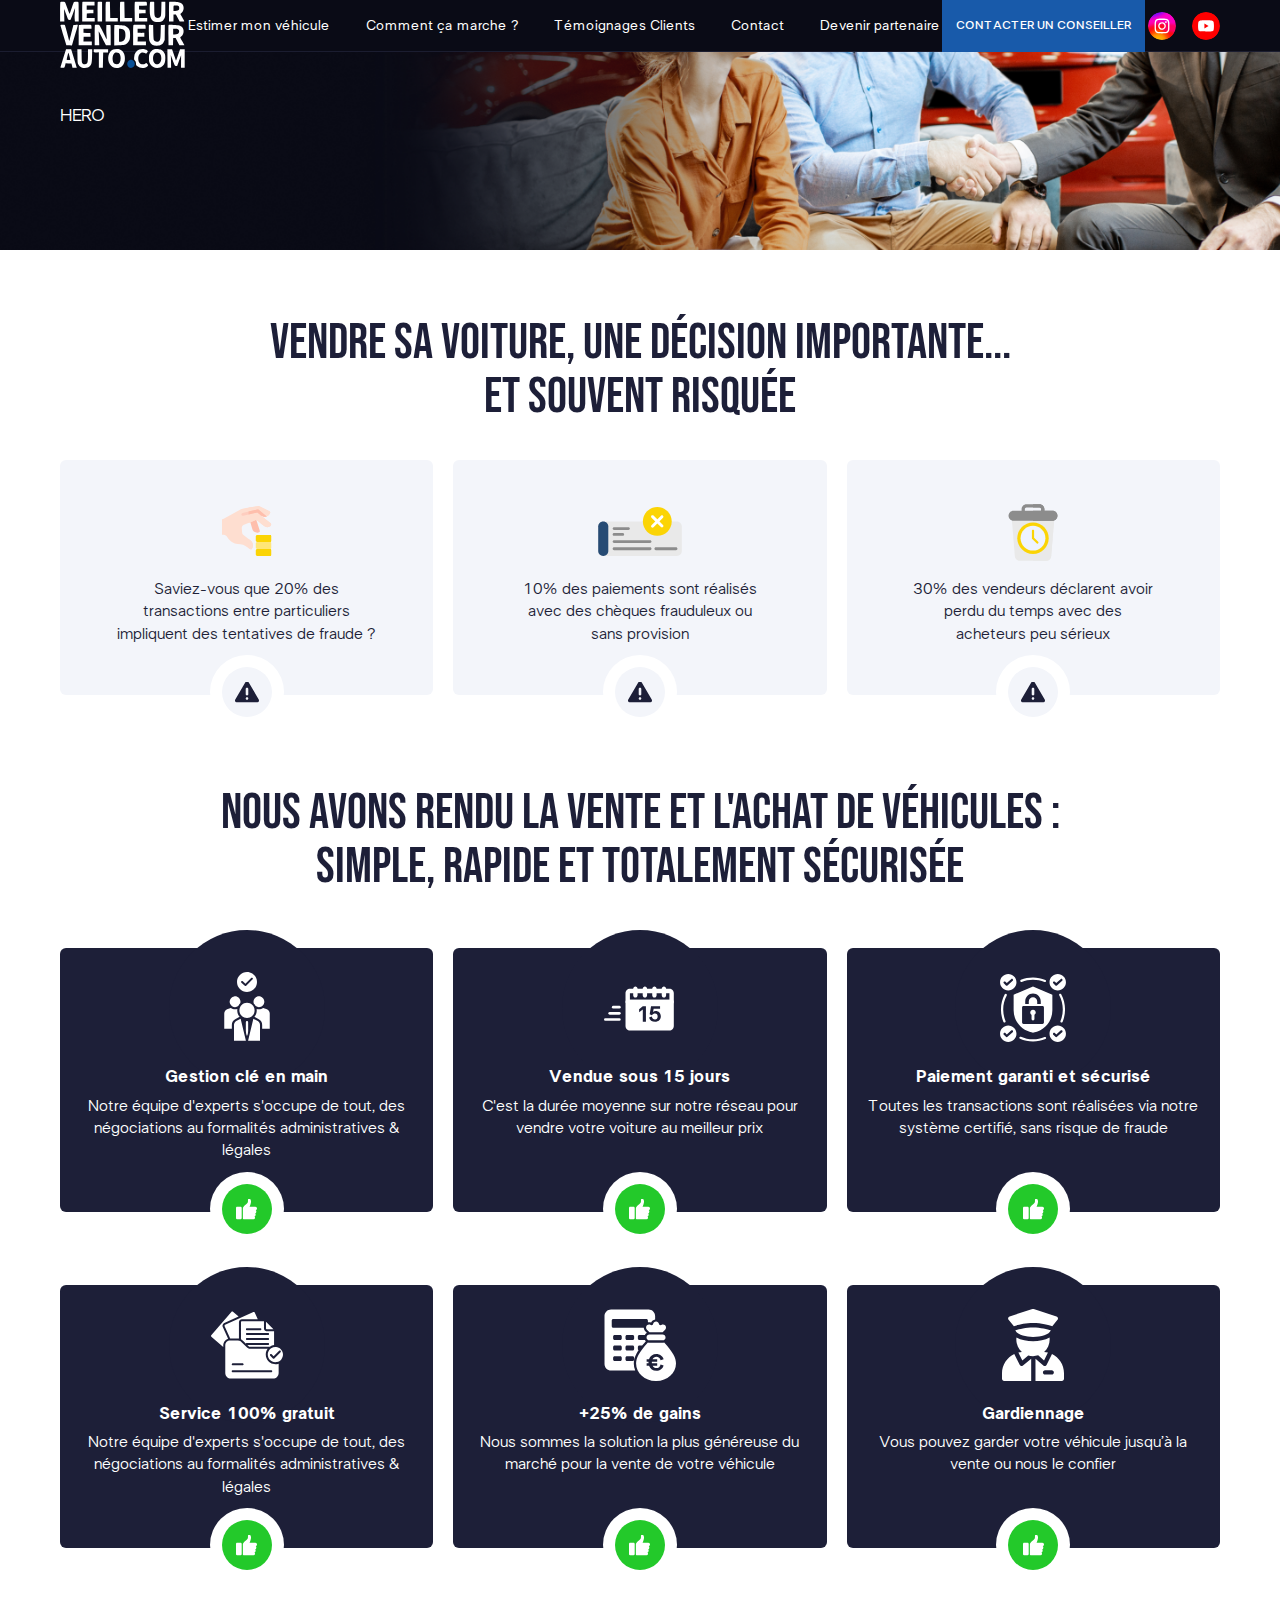
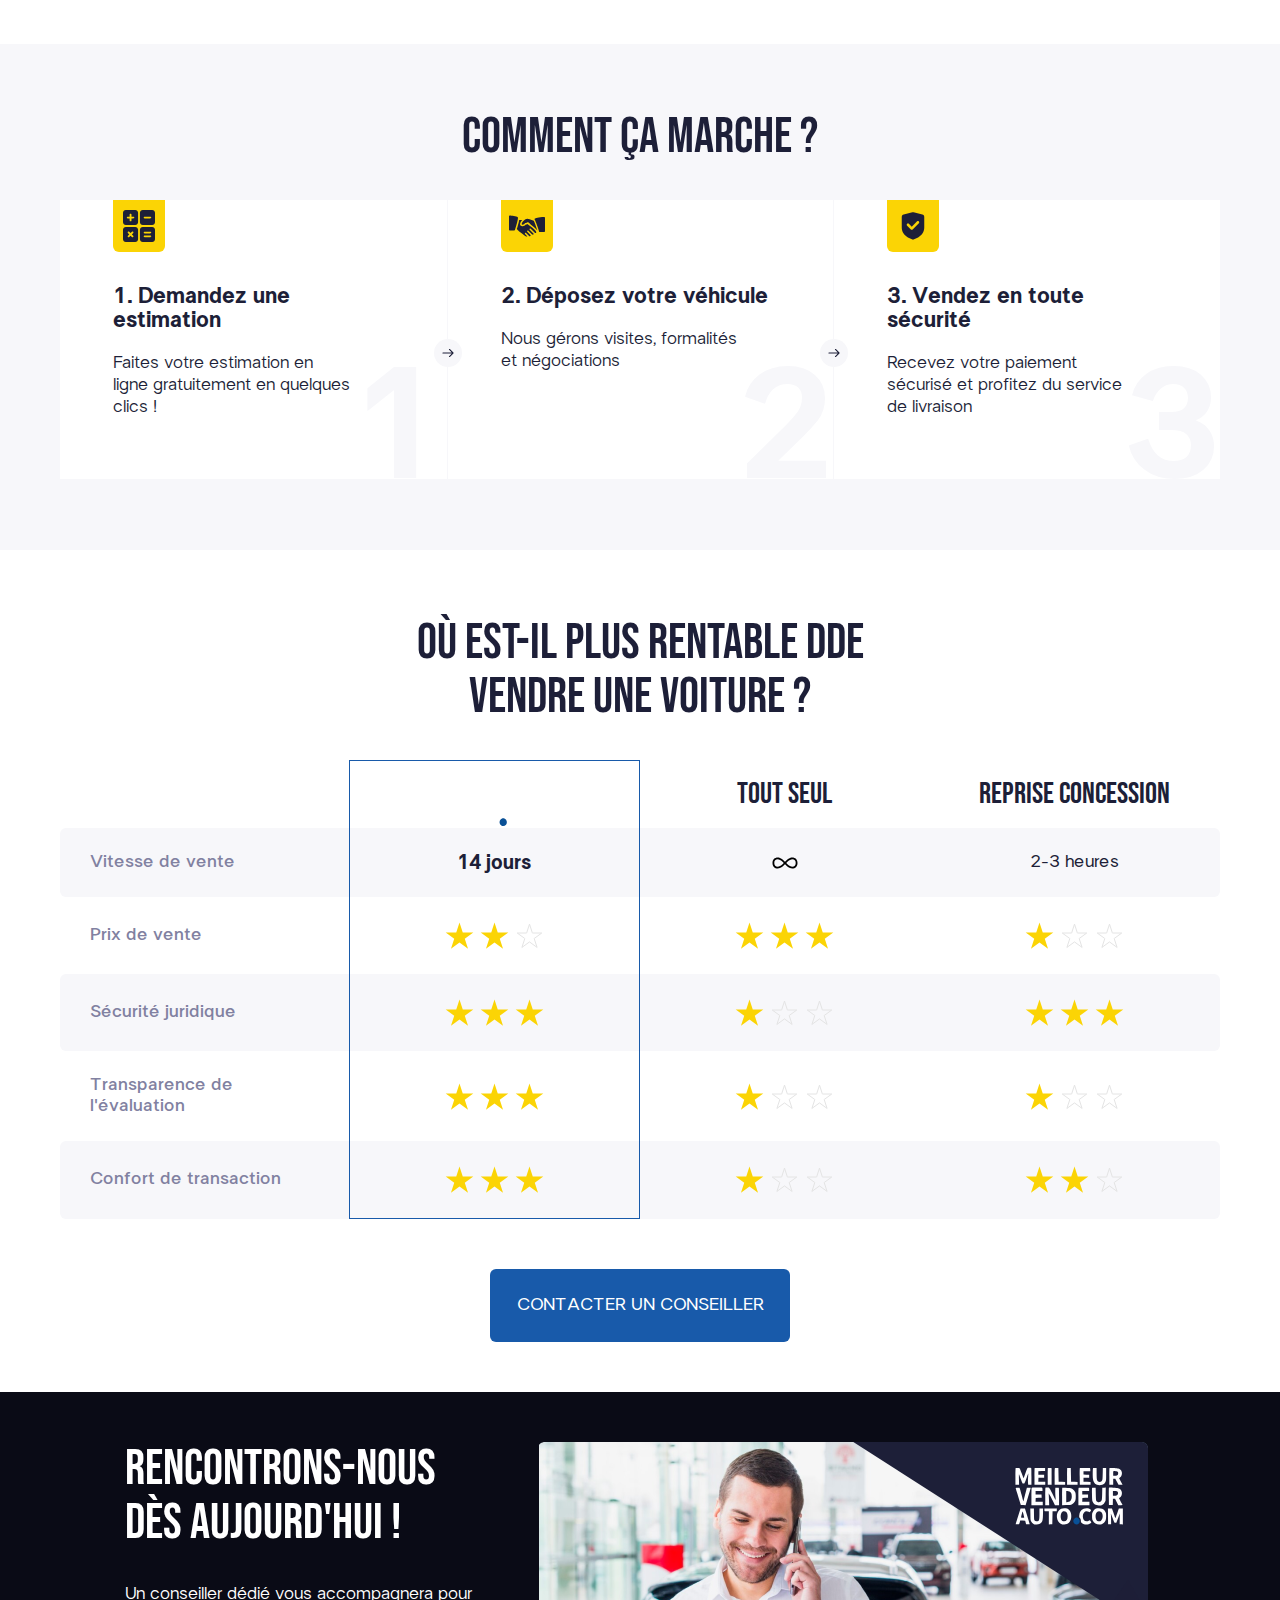
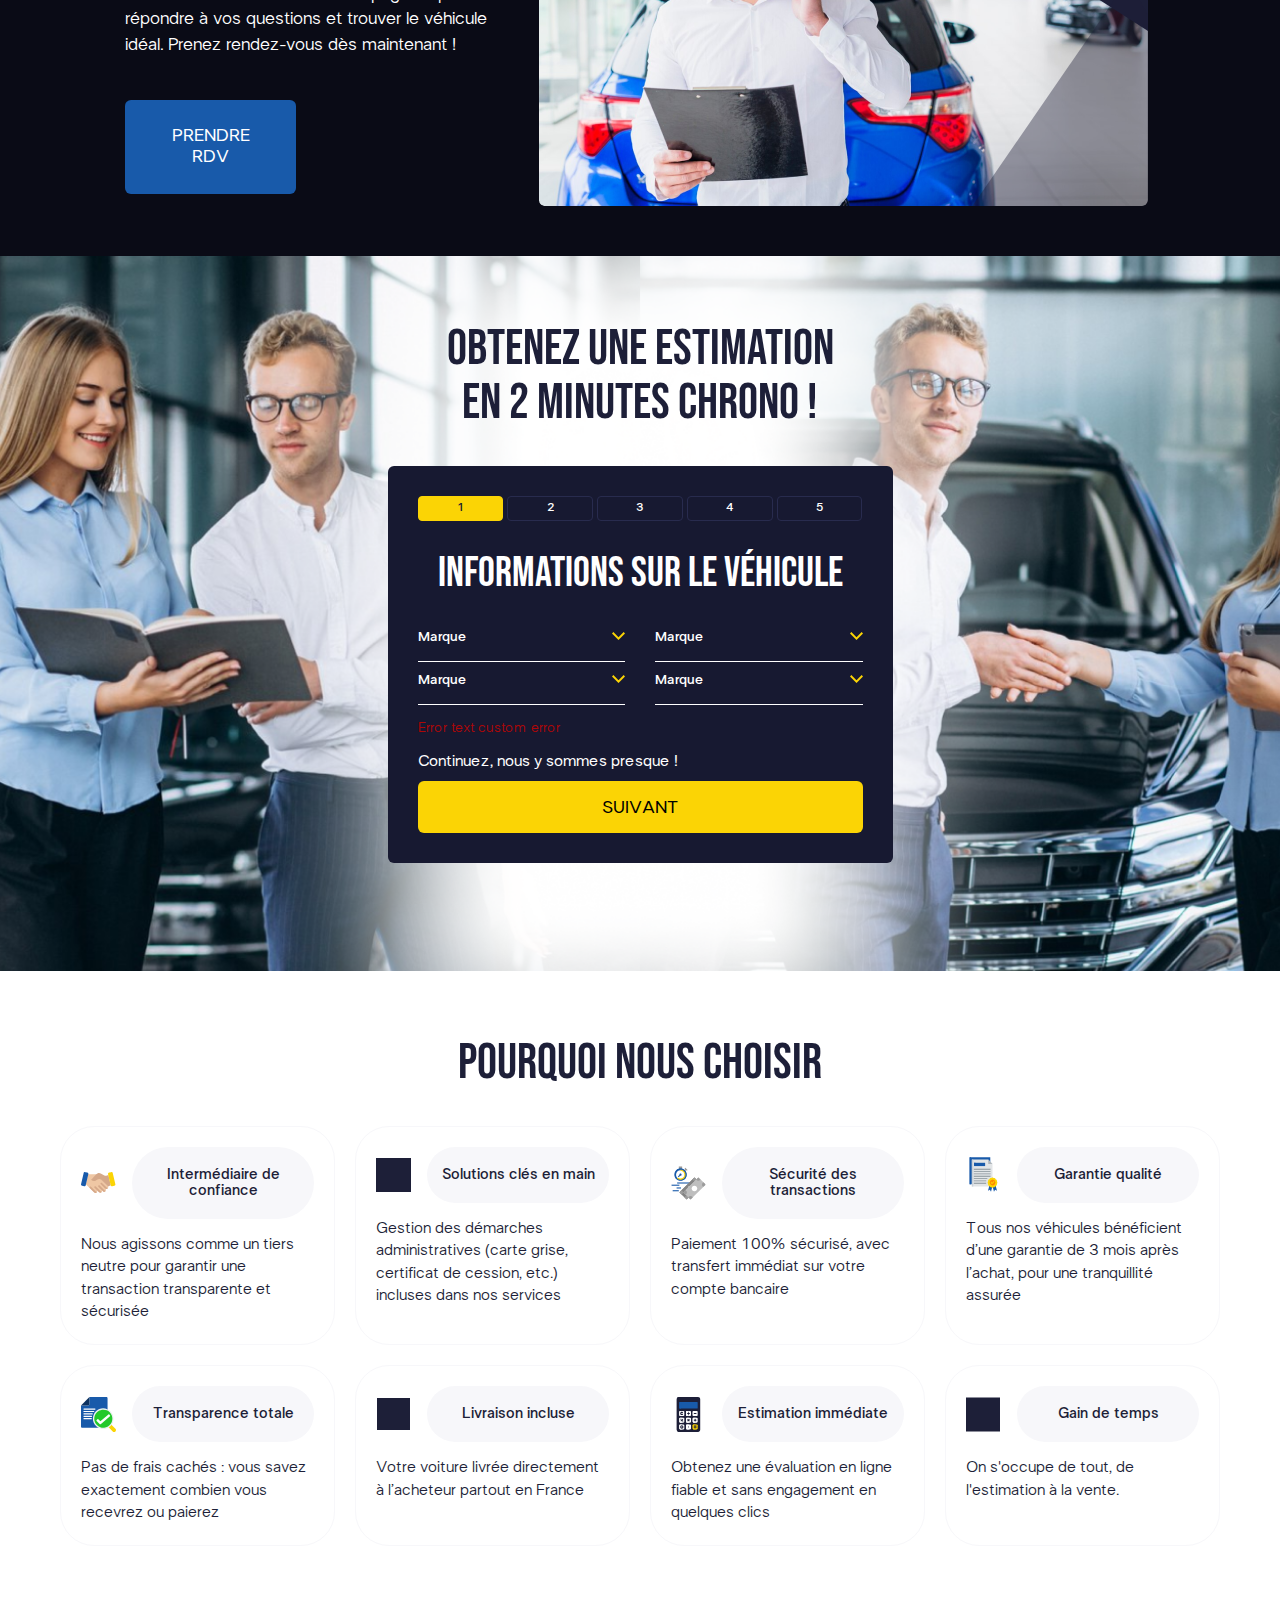
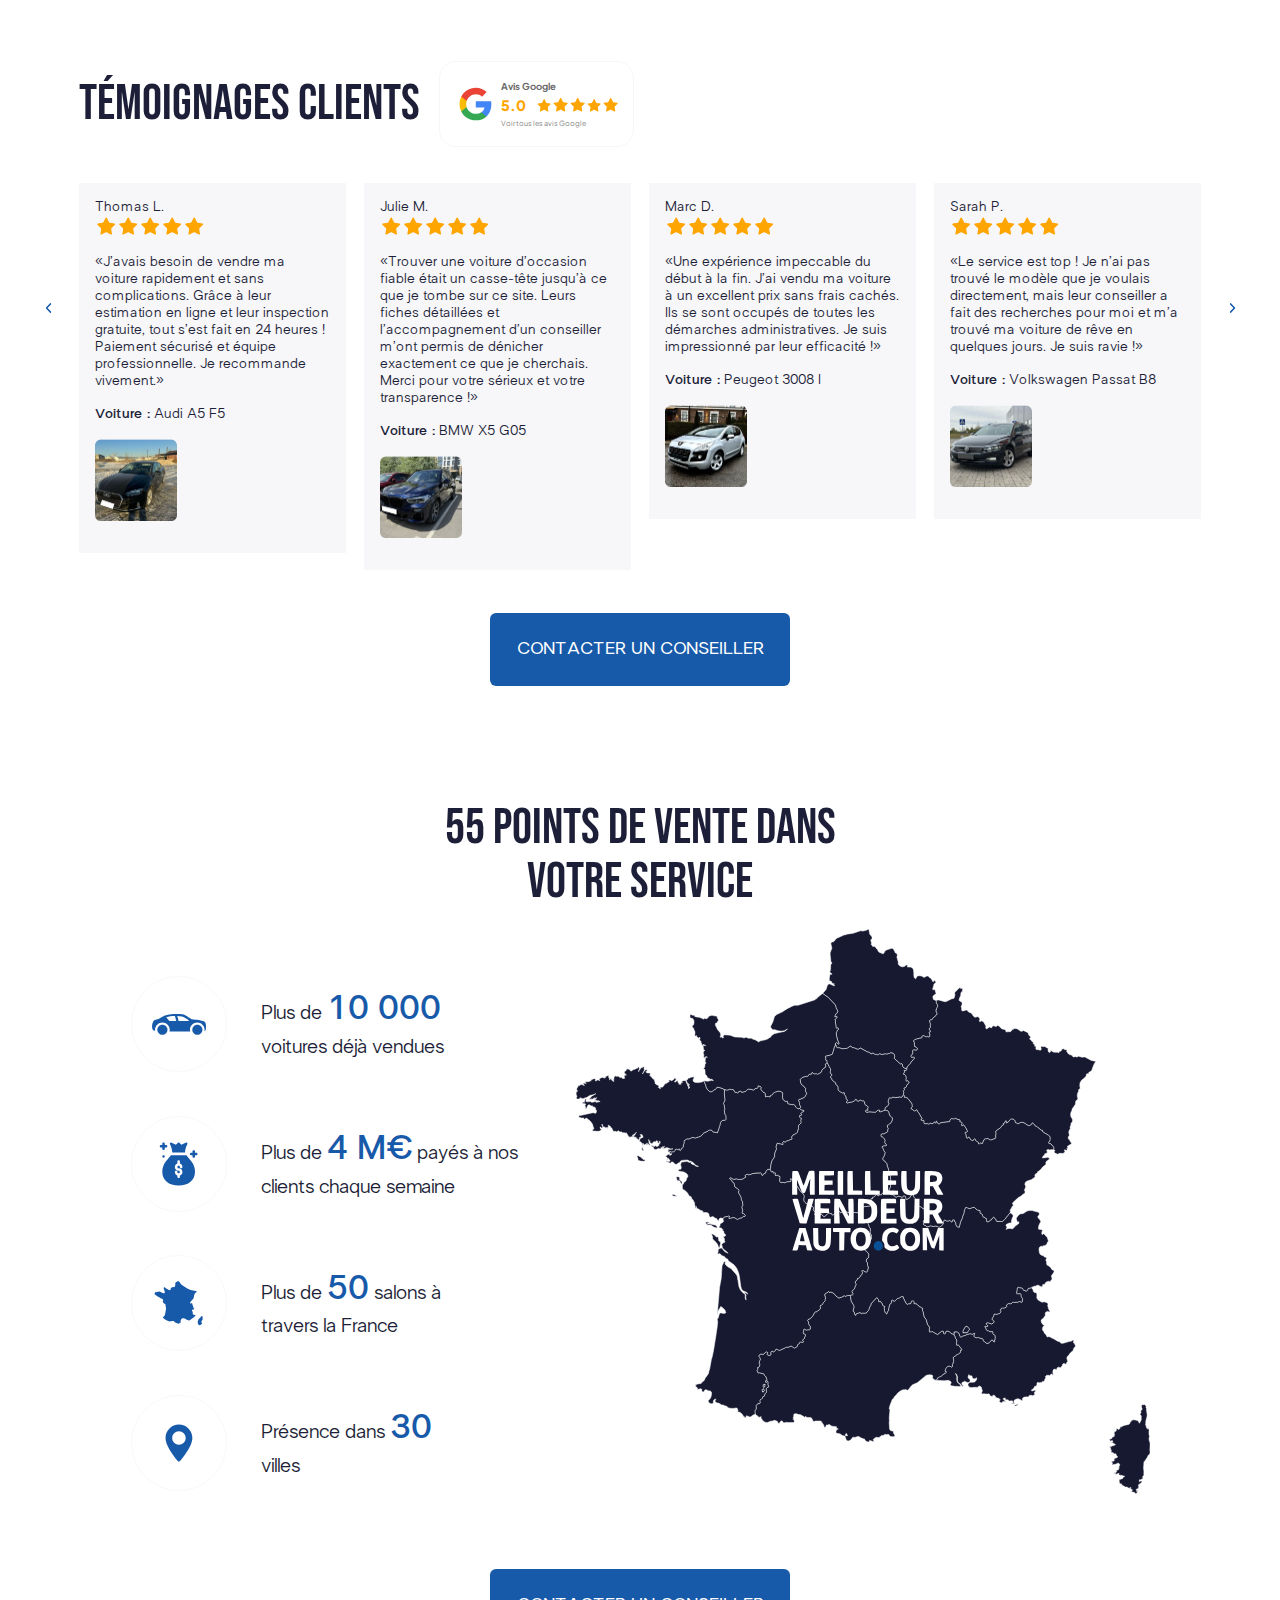
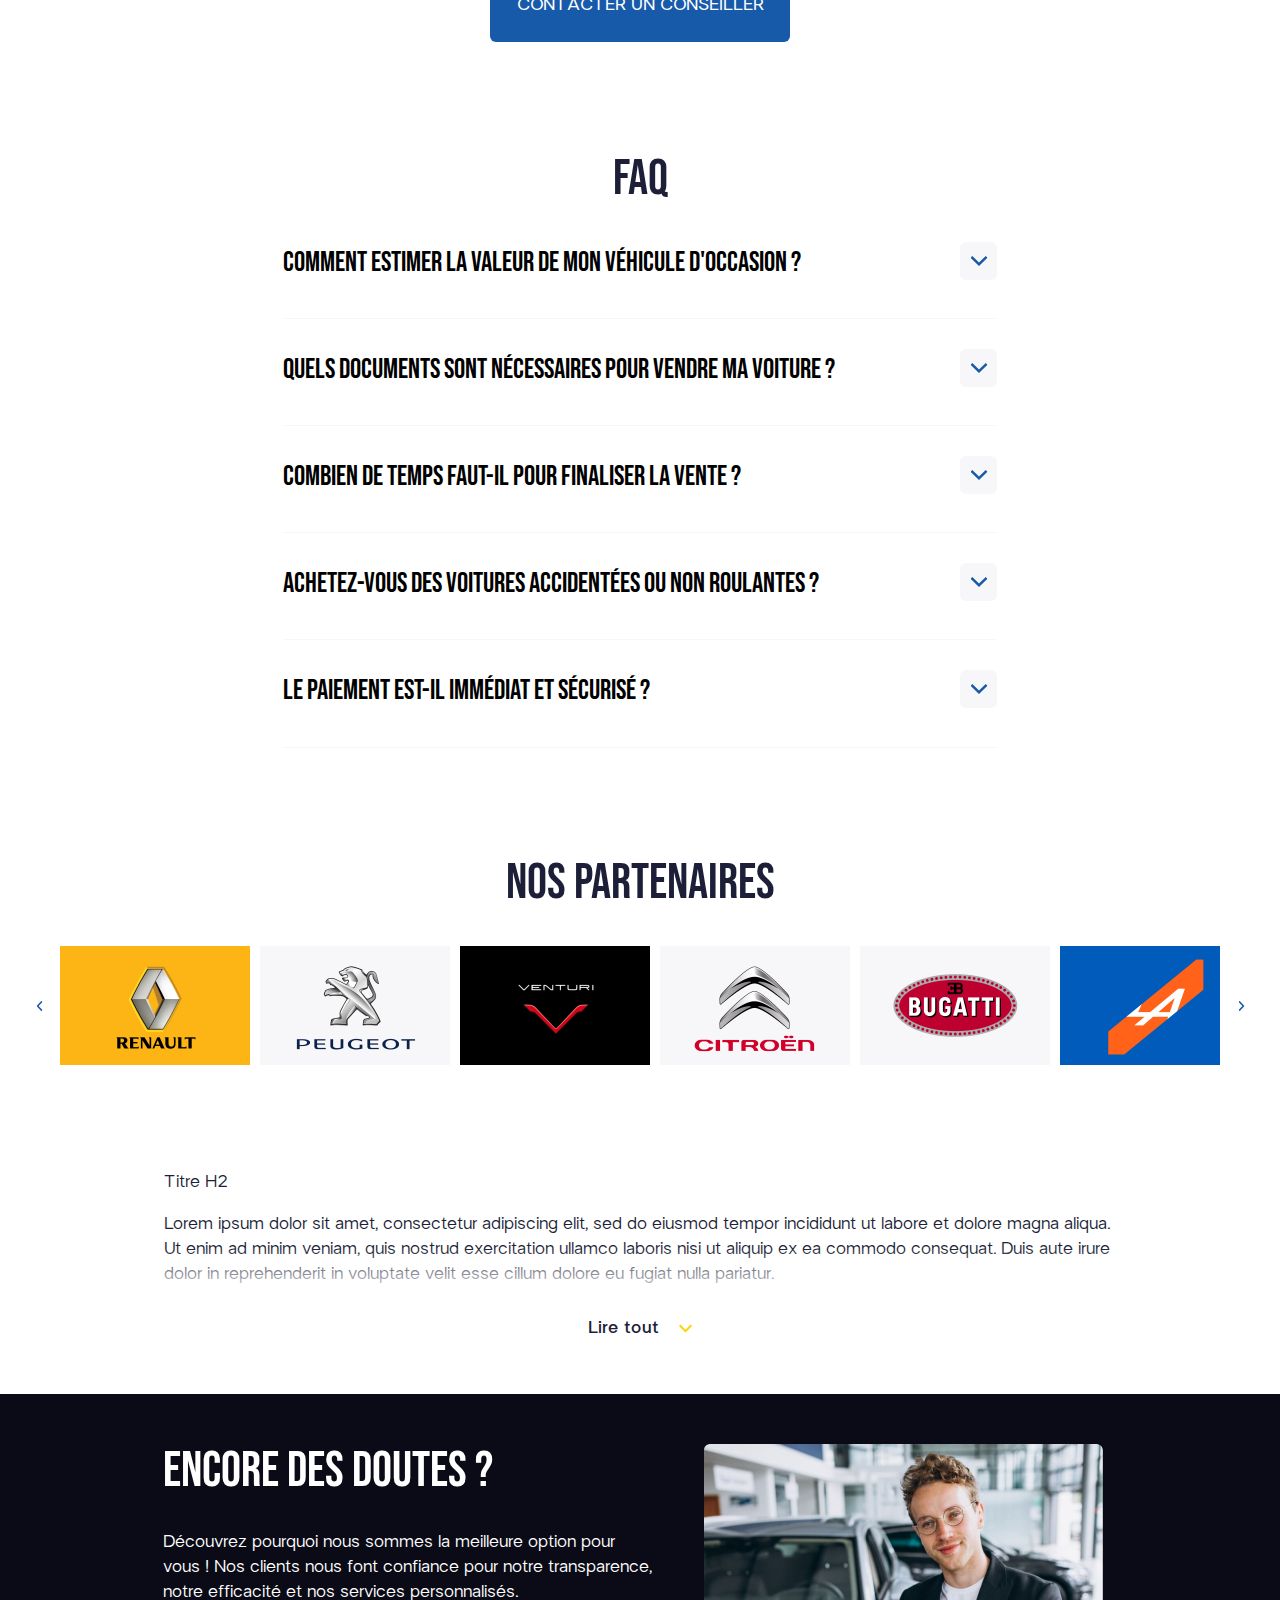
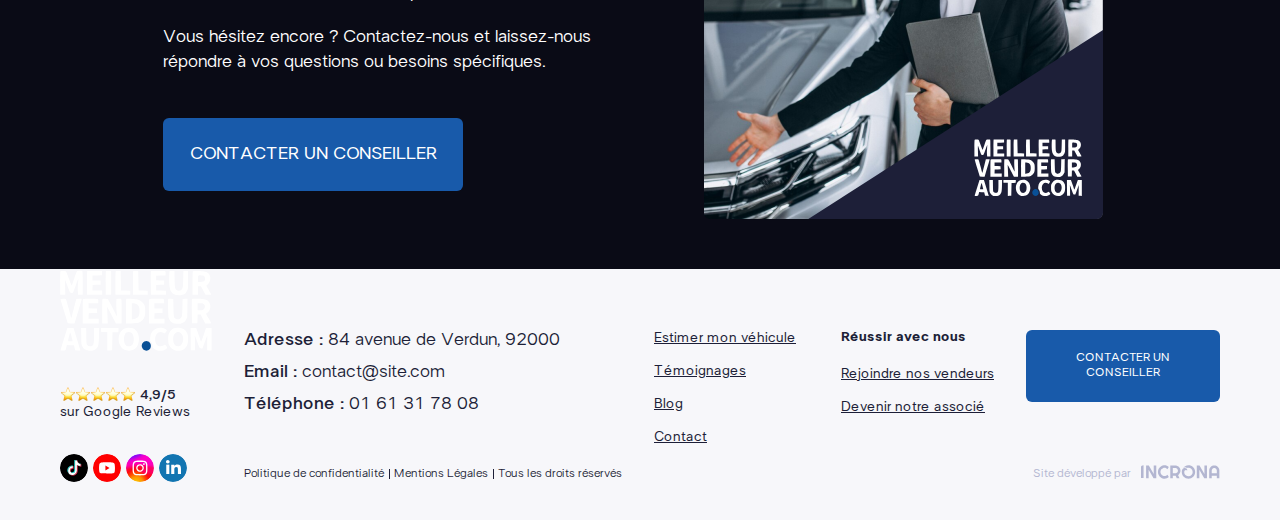
<file: docs/index.html>
<!DOCTYPE html>
<html lang="fr">

<head>
  <meta charset="UTF-8">
  <meta http-equiv="X-UA-Compatible" content="IE=edge">
  <meta name="viewport" content="width=device-width, initial-scale=1.0">
  <meta name="description" content="Description main" />
  <link rel="stylesheet" href="https://cdn.jsdelivr.net/npm/swiper@10/swiper-bundle.min.css" />


  <link rel="preconnect" href="https://fonts.googleapis.com">
  <link rel="preconnect" href="https://fonts.gstatic.com" crossorigin>
  <link href="https://fonts.googleapis.com/css2?family=Plus+Jakarta+Sans:ital,wght@0,200..800;1,200..800&display=swap"
    rel="stylesheet">

  <link rel="stylesheet" href="css/main.min.css">

  <title>Title</title>


  <link rel="apple-touch-icon" sizes="57x57" href="img/favicon/apple-icon-57x57.png">
  <link rel="apple-touch-icon" sizes="60x60" href="img/favicon/apple-icon-60x60.png">
  <link rel="apple-touch-icon" sizes="72x72" href="img/favicon/apple-icon-72x72.png">
  <link rel="apple-touch-icon" sizes="76x76" href="img/favicon/apple-icon-76x76.png">
  <link rel="apple-touch-icon" sizes="114x114" href="img/favicon/apple-icon-114x114.png">
  <link rel="apple-touch-icon" sizes="120x120" href="img/favicon/apple-icon-120x120.png">
  <link rel="apple-touch-icon" sizes="144x144" href="img/favicon/apple-icon-144x144.png">
  <link rel="apple-touch-icon" sizes="152x152" href="img/favicon/apple-icon-152x152.png">
  <link rel="apple-touch-icon" sizes="180x180" href="img/favicon/apple-icon-180x180.png">
  <link rel="icon" type="image/png" sizes="192x192" href="img/favicon/android-icon-192x192.png">
  <link rel="icon" type="image/png" sizes="32x32" href="img/favicon/favicon-32x32.png">
  <link rel="icon" type="image/png" sizes="96x96" href="img/favicon/favicon-96x96.png">
  <link rel="icon" type="image/png" sizes="16x16" href="img/favicon/favicon-16x16.png">
  <link rel="manifest" href="img/favicon/manifest.json">
  <meta name="msapplication-TileColor" content="#ffffff">
  <meta name="msapplication-TileImage" content="img/favicon/ms-icon-144x144.png">
  <meta name="theme-color" content="#ffffff">




</head>

<body>
  <div class="wrapper">
    <div class="wrapper__content">


      <header class="header active">
  <div class="container">


    <!-- mobile -->
    <div class="header__mobile">
      <!-- logo  -->
      <div class="header__logo logo">
        <a href="index.html" class="logo__link">
          <img src="img/logo-header.svg" class="logo__img" width="133" height="54">
        </a>
      </div>

      <div class="header__btns">
        <!-- toggle  -->
        <div class="header__toggle toggle ">
          <button class="toggle__button">
            <span></span>
          </button>
        </div>
        <a href="#" class="header__estimation">Estimation Gratuite</a>
      </div>
    </div>

    <!-- dropdown -->
    <div class="header__dropdown">
      <div class="header__dropdown-inner">
        <!-- logo  -->
        <div class="header__logo logo">
          <a href="index.html" class="logo__link">
            <img src="img/logo.svg" class="logo__img" width="133" height="54">
          </a>
        </div>

        <!-- menus -->
        <nav class="header__menu menu">
          <ul>
            <li>
              <a href="#">Estimer mon véhicule</a>
            </li>
            <li>
              <a href="#">Comment ça marche ?</a>
            </li>
            <li>
              <a href="#">Témoignages Clients</a>
            </li>
            <li>
              <a href="#">Contact</a>
            </li>
            <li>
              <a href="#">Devenir partenaire</a>
            </li>
          </ul>
        </nav>

        <!-- button consultation -->
        <a href="#" class="header__btn btn ">Contacter un conseiller</a>

        <!-- socials -->
        <div class="header__socials socials">

          <div class="social social--insagram">
            <a href="#" class="social__link" target="_blank">Insagram</a>
          </div>
          <div class="social social--youtube">
            <a href="#" class="social__link" target="_blank">Youtube</a>
          </div>

        </div>


      </div>
    </div>


  </div>
</header>

      <section class="hero">
  <div class="container">
    HERO
  </div>
</section>

      <section class="risk" id="risk">
  <div class="container">
    <div class="rist__wrapper">
      <h2 class="risk__title">
        Vendre sa voiture, une décision importante... et souvent risquée
      </h2>
      <ul class="risk__list">
        <li class="risk__item">
          <p>Saviez-vous que 20% des<br> transactions entre particuliers<br> impliquent des tentatives de fraude ?</p>
          <span></span>
        </li>
        <li class="risk__item">
          <p>
            10% des paiements sont réalisés<br> avec des chèques frauduleux ou<br> sans provision
          </p>
          <span></span>
        </li>
        <li class="risk__item">
          <p>
            30% des vendeurs déclarent avoir<br> perdu du temps avec des<br> acheteurs peu sérieux
          </p>
          <span></span>
        </li>
      </ul>
    </div>
  </div>
</section>
      <section class="convenience" id="convenience">
  <div class="container">
    <div class="convenience__wrapper">
      <h2 class="convenience__title">
        Nous avons rendu la vente et l'achat de véhicules : simple, rapide et totalement sécurisée
      </h2>
      <ul class="convenience__list">
        <li class="convenience__item">
          <span></span>
          <div class="convenience__content">
            <h3 class="convenience__subtitle">
              Gestion clé en main
            </h3>
            <p class="convenience__text">
              Notre équipe d'experts s'occupe de tout, des négociations au formalités administratives & légales
            </p>
          </div>
          <span></span>
        </li>
        <li class="convenience__item">
          <span></span>
          <div class="convenience__content">
            <h3 class="convenience__subtitle">
              Vendue sous 15 jours
            </h3>
            <p class="convenience__text">
              C'est la durée moyenne sur notre réseau pour vendre votre voiture au meilleur prix
            </p>
          </div>
          <span></span>
        </li>
        <li class="convenience__item">
          <span></span>
          <div class="convenience__content">
            <h3 class="convenience__subtitle">
              Paiement garanti et sécurisé
            </h3>
            <p class="convenience__text">
              Toutes les transactions sont réalisées via notre système certifié, sans risque de fraude
            </p>
          </div>
          <span></span>
        </li>
        <li class="convenience__item">
          <span></span>
          <div class="convenience__content">
            <h3 class="convenience__subtitle">
              Service 100% gratuit
            </h3>
            <p class="convenience__text">
              Notre équipe d'experts s'occupe de tout, des négociations au formalités administratives & légales
            </p>
          </div>
          <span></span>
        </li>
        <li class="convenience__item">
          <span></span>
          <div class="convenience__content">
            <h3 class="convenience__subtitle">
              +25% de gains
            </h3>
            <p class="convenience__text">
              Nous sommes la solution la plus généreuse du marché pour la vente de votre véhicule
            </p>
          </div>
          <span></span>
        </li>
        <li class="convenience__item">
          <span></span>
          <div class="convenience__content">
            <h3 class="convenience__subtitle">
              Gardiennage
            </h3>
            <p class="convenience__text">
              Vous pouvez garder votre véhicule jusqu’à la vente ou nous le confier
            </p>
          </div>
          <span></span>
        </li>
      </ul>
    </div>
  </div>
</section>
      <section class="how" id="how">
  <div class="container">
    <div class="how__wrapper">
      <h2 class="how__title">
        Comment ça marche ?
      </h2>
      <div class="how__list">
        <!-- item  -->
        <div class="how__item">
          <span></span>
          <div class="how__content">
            <h3 class="how__subtitle">1. Demandez une estimation</h3>
            <div class="how_desc">
              Faites votre estimation en ligne gratuitement en quelques clics !
            </div>
          </div>
        </div>
        <!-- item  -->
        <div class="how__item">
          <span></span>
          <div class="how__content">
            <h3 class="how__subtitle">2. Déposez votre véhicule</h3>
            <div class="how_desc">
              Nous gérons visites, formalités et négociations
            </div>
          </div>
        </div>
        <!-- item  -->
        <div class="how__item">
          <span></span>
          <div class="how__content">
            <h3 class="how__subtitle">3. Vendez en toute sécurité</h3>
            <div class="how_desc">
              Recevez votre paiement sécurisé et profitez du service de livraison
            </div>
          </div>
        </div>
      </div>
    </div>
  </div>
</section>
      <section class="profitable">
  <div class="container">
    <div class="profitable__wrapper">
      <h2 class="profitable__title">
        OÙ est-il plus<br class="br-mobile"> rentable dde vendre une voiture ?
      </h2>
      <!-- desktop table  -->
      <table class="profitable__table profitable__table--desktop">
        <thead>
          <tr>
            <th></th>
            <th class="selected">
              <div class="profitable__img">
                <img class="profitable__img-elem" src="img/logo.svg" alt="">
              </div>
            </th>
            <th>TOUT SEUL</th>
            <th>REPRISE CONCESSION</th>
          </tr>
        </thead>
        <tbody>
          <tr>
            <td>Vitesse de vente</td>
            <td class="selected">14 jours</td>
            <td>
              <div class="profitable__infinity">
                <img class="profitable__infinity-img" src="img/infinity.svg" alt="">
              </div>
            </td>
            <td>2-3 heures</td>
          </tr>
          <tr>
            <td>Prix de vente</td>
            <td class="selected">
              <div class="profitable__stars">
                <span class="profitable__star"></span>
                <span class="profitable__star"></span>
                <span class="profitable__star profitable__star--no"></span>
              </div>
            </td>
            <td>
              <div class="profitable__stars">
                <span class="profitable__star"></span>
                <span class="profitable__star"></span>
                <span class="profitable__star"></span>
              </div>
            </td>
            <td>
              <div class="profitable__stars">
                <span class="profitable__star"></span>
                <span class="profitable__star profitable__star--no"></span>
                <span class="profitable__star profitable__star--no"></span>
              </div>
            </td>
          </tr>
          <tr>
            <td>Sécurité juridique</td>
            <td class="selected">
              <div class="profitable__stars">
                <span class="profitable__star"></span>
                <span class="profitable__star"></span>
                <span class="profitable__star"></span>
              </div>
            </td>
            <td>
              <div class="profitable__stars">
                <span class="profitable__star"></span>
                <span class="profitable__star profitable__star--no"></span>
                <span class="profitable__star profitable__star--no"></span>
              </div>
            </td>
            <td>
              <div class="profitable__stars">
                <span class="profitable__star"></span>
                <span class="profitable__star"></span>
                <span class="profitable__star"></span>
              </div>
            </td>
          </tr>
          <tr>
            <td>Transparence de l'évaluation</td>
            <td class="selected">
              <div class="profitable__stars">
                <span class="profitable__star"></span>
                <span class="profitable__star"></span>
                <span class="profitable__star"></span>
              </div>
            </td>
            <td>
              <div class="profitable__stars">
                <span class="profitable__star"></span>
                <span class="profitable__star profitable__star--no"></span>
                <span class="profitable__star profitable__star--no"></span>
              </div>
            </td>
            <td>
              <div class="profitable__stars">
                <span class="profitable__star"></span>
                <span class="profitable__star profitable__star--no"></span>
                <span class="profitable__star profitable__star--no"></span>
              </div>
            </td>
          </tr>
          <tr>
            <td>Confort de transaction</td>
            <td class="selected">
              <div class="profitable__stars">
                <span class="profitable__star"></span>
                <span class="profitable__star"></span>
                <span class="profitable__star"></span>
              </div>
            </td>
            <td>
              <div class="profitable__stars">
                <span class="profitable__star"></span>
                <span class="profitable__star profitable__star--no"></span>
                <span class="profitable__star profitable__star--no"></span>
              </div>
            </td>
            <td>
              <div class="profitable__stars">
                <span class="profitable__star"></span>
                <span class="profitable__star"></span>
                <span class="profitable__star profitable__star--no"></span>
              </div>
            </td>
          </tr>
        </tbody>
      </table>
      <!-- mobile table  -->
      <div class="profitable__table profitable__table--mobile">
        <ul class="profitable__list">
          <!-- item  -->
          <li class="profitable__item">
            <!-- table  -->
            <div class="profitable__item__table">
              Vitesse de vente
            </div>
            <!-- content -->
            <div class="profitable__item__content">
              <div class="profitable__row">
                <div class="profitable__col">
                  <div class="profitable__img">
                    <img class="profitable__img-elem" src="img/logo.svg" alt="">
                  </div>
                </div>
                <div class="profitable__col">
                  14 jours
                </div>
              </div>
              <div class="profitable__row">
                <div class="profitable__col">
                  Tout seul
                </div>
                <div class="profitable__col">
                  <div class="profitable__infinity">
                    <img class="profitable__infinity-img" src="img/infinity.svg" alt="">
                  </div>
                </div>
              </div>
              <div class="profitable__row">
                <div class="profitable__col">
                  reprise concession
                </div>
                <div class="profitable__col">
                  2-3 heures
                </div>
              </div>
            </div>
          </li>
          <!-- item  -->
          <li class="profitable__item">
            <!-- table  -->
            <div class="profitable__item__table">
              Prix de vente
            </div>
            <!-- content -->
            <div class="profitable__item__content">
              <div class="profitable__row">
                <div class="profitable__col">
                  <div class="profitable__img">
                    <img class="profitable__img-elem" src="img/logo.svg" alt="">
                  </div>
                </div>
                <div class="profitable__col">
                  <div class="profitable__stars">
                    <span class="profitable__star"></span>
                    <span class="profitable__star"></span>
                    <span class="profitable__star profitable__star--no"></span>
                  </div>
                </div>
              </div>
              <div class="profitable__row">
                <div class="profitable__col">
                  Tout seul
                </div>
                <div class="profitable__col">
                  <div class="profitable__stars">
                    <span class="profitable__star"></span>
                    <span class="profitable__star"></span>
                    <span class="profitable__star"></span>
                  </div>
                </div>
              </div>
              <div class="profitable__row">
                <div class="profitable__col">
                  reprise concession
                </div>
                <div class="profitable__col">
                  <div class="profitable__stars">
                    <span class="profitable__star"></span>
                    <span class="profitable__star profitable__star--no"></span>
                    <span class="profitable__star profitable__star--no"></span>
                  </div>
                </div>
              </div>
            </div>
          </li>
          <!-- item  -->
          <li class="profitable__item">
            <!-- table  -->
            <div class="profitable__item__table">
              Sécurité juridique
            </div>
            <!-- content -->
            <div class="profitable__item__content">
              <div class="profitable__row">
                <div class="profitable__col">
                  <div class="profitable__img">
                    <img class="profitable__img-elem" src="img/logo.svg" alt="">
                  </div>
                </div>
                <div class="profitable__col">
                  <div class="profitable__stars">
                    <span class="profitable__star"></span>
                    <span class="profitable__star"></span>
                    <span class="profitable__star"></span>
                  </div>
                </div>
              </div>
              <div class="profitable__row">
                <div class="profitable__col">
                  Tout seul
                </div>
                <div class="profitable__col">
                  <div class="profitable__stars">
                    <span class="profitable__star"></span>
                    <span class="profitable__star profitable__star--no"></span>
                    <span class="profitable__star profitable__star--no"></span>
                  </div>
                </div>
              </div>
              <div class="profitable__row">
                <div class="profitable__col">
                  reprise concession
                </div>
                <div class="profitable__col">
                  <div class="profitable__stars">
                    <span class="profitable__star"></span>
                    <span class="profitable__star"></span>
                    <span class="profitable__star"></span>
                  </div>
                </div>
              </div>
            </div>
          </li>
          <!-- item  -->
          <li class="profitable__item">
            <!-- table  -->
            <div class="profitable__item__table">
              Transparence de l’évaluation
            </div>
            <!-- content -->
            <div class="profitable__item__content">
              <div class="profitable__row">
                <div class="profitable__col">
                  <div class="profitable__img">
                    <img class="profitable__img-elem" src="img/logo.svg" alt="">
                  </div>
                </div>
                <div class="profitable__col">
                  <div class="profitable__stars">
                    <span class="profitable__star"></span>
                    <span class="profitable__star"></span>
                    <span class="profitable__star"></span>
                  </div>
                </div>
              </div>
              <div class="profitable__row">
                <div class="profitable__col">
                  Tout seul
                </div>
                <div class="profitable__col">
                  <div class="profitable__stars">
                    <span class="profitable__star"></span>
                    <span class="profitable__star profitable__star--no"></span>
                    <span class="profitable__star profitable__star--no"></span>
                  </div>
                </div>
              </div>
              <div class="profitable__row">
                <div class="profitable__col">
                  reprise concession
                </div>
                <div class="profitable__col">
                  <div class="profitable__stars">
                    <span class="profitable__star"></span>
                    <span class="profitable__star"></span>
                    <span class="profitable__star"></span>
                  </div>
                </div>
              </div>
            </div>
          </li>
          <!-- item  -->
          <li class="profitable__item">
            <!-- table  -->
            <div class="profitable__item__table">
              Comfort de transaction
            </div>
            <!-- content -->
            <div class="profitable__item__content">
              <div class="profitable__row">
                <div class="profitable__col">
                  <div class="profitable__img">
                    <img class="profitable__img-elem" src="img/logo.svg" alt="">
                  </div>
                </div>
                <div class="profitable__col">
                  <div class="profitable__stars">
                    <span class="profitable__star"></span>
                    <span class="profitable__star"></span>
                    <span class="profitable__star"></span>
                  </div>
                </div>
              </div>
              <div class="profitable__row">
                <div class="profitable__col">
                  Tout seul
                </div>
                <div class="profitable__col">
                  <div class="profitable__stars">
                    <span class="profitable__star"></span>
                    <span class="profitable__star profitable__star--no"></span>
                    <span class="profitable__star profitable__star--no"></span>
                  </div>
                </div>
              </div>
              <div class="profitable__row">
                <div class="profitable__col">
                  reprise concession
                </div>
                <div class="profitable__col">
                  <div class="profitable__stars">
                    <span class="profitable__star"></span>
                    <span class="profitable__star"></span>
                    <span class="profitable__star profitable__star--no"></span>
                  </div>
                </div>
              </div>
            </div>
          </li>
        </ul>
      </div>
      <!-- btn -->
      <a href="#" class="btn   profitable__btn">Contacter un conseiller</a>
    </div>
  </div>
</section>
      <section class="meeting" id="meeting">
  <div class="container">
    <div class="meeting__wrapper">
      <!-- left  -->
      <div class="meeting__left">
        <h2 class="meeting__title">
          Rencontrons-nous<br> dès aujourd'hui !
        </h2>
        <div class="meeting__subtitle">
          Un conseiller dédié vous accompagnera pour répondre à vos questions et trouver le véhicule idéal. Prenez
          rendez-vous dès
          maintenant !
        </div>
        <a class="btn meeting__btn" href="#">Prendre rdv</a>
      </div>
      <!-- right  -->
      <div class="meeting__right">
        <!-- img -->
        <div class="meeting__img">
          <img src="img/meeting.png" alt="Meeting" class="meeting__img-elem">
        </div>
      </div>
    </div>
  </div>
</section>
      <section class="question" id="question">
  <div class="question__inner">
    <div class="container">
      <div class="question__wrapper">
        <h2 class="question__title">
          Obtenez une estimation<br>
          en <span>
            2 minutes
          </span> chrono !
        </h2>

        <div class="question__quiz quiz">
          <!-- top  -->
          <div class="quiz__btns">
            <button class="quiz__btn active">
              1
            </button>
            <button class="quiz__btn">
              2
            </button>
            <button class="quiz__btn">
              3
            </button>
            <button class="quiz__btn">
              4
            </button>
            <button class="quiz__btn">
              5
            </button>
          </div>

          <form class="quiz__contents">
            <!-- item  -->
            <div class="quiz__content active">
              <!-- title  -->
              <h3 class="quiz__subtitle">
                Informations sur le véhicule
              </h3>

              <!-- section -->
              <div class="quiz__section">
                <!-- row  -->
                <div class="quiz__row">
                  <!-- col -->
                  <div class="quiz__col">

                    <!-- select  -->
                    <div class="quiz__select custom-select">
                      <select name="mark">
                        <option value="">Marque</option>
                        <option value="Marque1">Marque 1</option>
                        <option value="Marque2">Marque 2</option>
                        <option value="Marque3">Marque 3</option>
                        <option value="Marque4">Marque 4</option>
                      </select>
                    </div>

                  </div>
                  <!-- col -->
                  <div class="quiz__col">

                    <!-- select  -->
                    <div class="quiz__select custom-select">
                      <select name="mark">
                        <option value="" disabled>Marque</option>
                        <option value="Marque1">Marque 1</option>
                        <option value="Marque2">Marque 2</option>
                        <option value="Marque3">Marque 3</option>
                        <option value="Marque4">Marque 4</option>
                      </select>
                    </div>

                  </div>
                </div>

                <!-- row  -->
                <div class="quiz__row">
                  <!-- col -->
                  <div class="quiz__col">

                    <!-- select  -->
                    <div class="quiz__select custom-select">
                      <select name="mark">
                        <option value="">Marque</option>
                        <option value="Marque1">Marque 1</option>
                        <option value="Marque2">Marque 2</option>
                        <option value="Marque3">Marque 3</option>
                        <option value="Marque4">Marque 4</option>
                      </select>
                    </div>

                  </div>
                  <!-- col -->
                  <div class="quiz__col">

                    <!-- select  -->
                    <div class="quiz__select custom-select">
                      <select name="mark">
                        <option value="" disabled>Marque</option>
                        <option value="Marque1">Marque 1</option>
                        <option value="Marque2">Marque 2</option>
                        <option value="Marque3">Marque 3</option>
                        <option value="Marque4">Marque 4</option>
                      </select>
                    </div>

                  </div>
                </div>

              </div>

              <!-- error  -->
              <div class="quiz__error active">
                Error text custom error
              </div>

              <div class="quiz__desc">
                Continuez, nous y sommes presque !
              </div>
              <button class="quiz__button">
                Suivant
              </button>

            </div>
          </form>
        </div>
      </div>
    </div>
  </div>
</section>
      <section class="choose" id="choose">
  <div class="container">
    <div class="choose__wrapper">
      <h2 class="choose__title">
        Pourquoi nous choisir
      </h2>
      <ul class="choose__list">
        <!-- item  -->
        <li class="choose__item">
          <div class="choose__top">
            <div class="choose__img">
              <img src="img/choose1.svg" alt="">
            </div>
            <div class="choose__desc">
              Intermédiaire de confiance
            </div>
          </div>
          <div class="choos__bottom">
            Nous agissons comme un tiers neutre pour garantir une transaction transparente et sécurisée
          </div>
        </li>
        <!-- item  -->
        <li class="choose__item">
          <div class="choose__top">
            <div class="choose__img">
              <img src="img/choose2.svg" alt="">
            </div>
            <div class="choose__desc">
              Solutions clés en main
            </div>
          </div>
          <div class="choos__bottom">
            Gestion des démarches administratives (carte grise, certificat de cession, etc.) incluses dans nos services
          </div>
        </li>
        <!-- item  -->
        <li class="choose__item">
          <div class="choose__top">
            <div class="choose__img">
              <img src="img/choose3.svg" alt="">
            </div>
            <div class="choose__desc">
              Sécurité des transactions
            </div>
          </div>
          <div class="choos__bottom">
            Paiement 100% sécurisé, avec transfert immédiat sur votre compte bancaire
          </div>
        </li>
        <!-- item  -->
        <li class="choose__item">
          <div class="choose__top">
            <div class="choose__img">
              <img src="img/choose4.svg" alt="">
            </div>
            <div class="choose__desc">
              Garantie qualité
            </div>
          </div>
          <div class="choos__bottom">
            Tous nos véhicules bénéficient d’une garantie de 3 mois après l’achat, pour une tranquillité assurée
          </div>
        </li>
        <!-- item  -->
        <li class="choose__item">
          <div class="choose__top">
            <div class="choose__img">
              <img src="img/choose5.svg" alt="">
            </div>
            <div class="choose__desc">
              Transparence totale
            </div>
          </div>
          <div class="choos__bottom">
            Pas de frais cachés : vous savez exactement combien vous recevrez ou paierez
          </div>
        </li>
        <!-- item  -->
        <li class="choose__item">
          <div class="choose__top">
            <div class="choose__img">
              <img src="img/choose6.svg" alt="">
            </div>
            <div class="choose__desc">
              Livraison incluse
            </div>
          </div>
          <div class="choos__bottom">
            Votre voiture livrée directement à l’acheteur partout en France
          </div>
        </li>
        <!-- item  -->
        <li class="choose__item">
          <div class="choose__top">
            <div class="choose__img">
              <img src="img/choose7.svg" alt="">
            </div>
            <div class="choose__desc">
              Estimation immédiate
            </div>
          </div>
          <div class="choos__bottom">
            Obtenez une évaluation en ligne fiable et sans engagement en quelques clics
          </div>
        </li>
        <!-- item  -->
        <li class="choose__item">
          <div class="choose__top">
            <div class="choose__img">
              <img src="img/choose8.svg" alt="">
            </div>
            <div class="choose__desc">
              Gain de temps
            </div>
          </div>
          <div class="choos__bottom">
            On s'occupe de tout, de l'estimation à la vente.
          </div>
        </li>
      </ul>
    </div>
  </div>
</section>
      <section class="reviews" id="reviews">
  <div class="container">
    <div class="reviews__wrapper">
      <!-- top  -->
      <div class="reviews__top">
        <h2 class="reviews__title">
          Témoignages clients
        </h2>
        <!-- google review  -->
        <a href="#" class="reviews__google-reviews google-reviews" target="_blank">
          <!-- img  -->
          <div class="google-reviews__img">
            <img class="google-reviews__img-elem" src="img/google-logo.svg" alt="google reviews">
          </div>
          <!-- content  -->
          <div class="google-reviews__content">
            <!-- title  -->
            <div class="google-reviews__title">Avis Google</div>
            <!-- reviews  -->
            <div class="google-reviews__rating">
              <div class="google-reviews__rating-count">5.0</div>
              <div class="google-reviews__rating-stars">
                <div class="google-reviews__rating-star"></div>
                <div class="google-reviews__rating-star"></div>
                <div class="google-reviews__rating-star"></div>
                <div class="google-reviews__rating-star"></div>
                <div class="google-reviews__rating-star"></div>
              </div>
            </div>
            <!-- desc  -->
            <div class="google-reviews__desc">Voir tous les avis Google</div>
          </div>
        </a>
      </div>
      <!-- обертка над слайдером  -->
      <div class="reviews__slider">
        <!-- основной контейнер -->
        <div class="reviews__swiper swiper">
          <!-- крутящая обертка -->
          <div class="swiper-wrapper">
            <!-- slide 1 -->
            <div class="swiper-slide reviews__slide">
              <!-- person  -->
              <div class="reviews__person">
                <div class="reviews__person-name">
                  Thomas L.
                </div>
                <div class="previews__stars">
                  <div class="previews__star"></div>
                  <div class="previews__star"></div>
                  <div class="previews__star"></div>
                  <div class="previews__star"></div>
                  <div class="previews__star"></div>
                </div>
              </div>
              <!-- content  -->
              <div class="reviews__content">
                <div class="reviews__content-top">
                  «J’avais besoin de vendre ma voiture rapidement et sans complications. Grâce à leur estimation en
                  ligne et leur
                  inspection gratuite, tout s’est fait en 24 heures ! Paiement sécurisé et équipe professionnelle. Je
                  recommande
                  vivement.»
                </div>
                <div class="reviews__content-model">
                  <span class="reviews__content-model-label">
                    Voiture :
                  </span>
                  <span class="reviews__content-name">
                    Audi A5 F5
                  </span>
                </div>
                <div class="reviews__content-img">
                  <img src="img/reviews1.png" alt="" class="reviews__content-img-elem">
                </div>
              </div>

            </div>
            <!-- slide 2 -->
            <div class="swiper-slide reviews__slide">
              <!-- person  -->
              <div class="reviews__person">
                <div class="reviews__person-name">
                  Julie M.
                </div>
                <div class="previews__stars">
                  <div class="previews__star"></div>
                  <div class="previews__star"></div>
                  <div class="previews__star"></div>
                  <div class="previews__star"></div>
                  <div class="previews__star"></div>
                </div>
              </div>
              <!-- content  -->
              <div class="reviews__content">
                <div class="reviews__content-top">
                  «Trouver une voiture d’occasion fiable était un casse-tête jusqu’à ce que je tombe sur ce site. Leurs
                  fiches détaillées
                  et l’accompagnement d’un conseiller m’ont permis de dénicher exactement ce que je cherchais. Merci
                  pour votre sérieux et
                  votre transparence !»
                </div>
                <div class="reviews__content-model">
                  <span class="reviews__content-model-label">
                    Voiture :
                  </span>
                  <span class="reviews__content-name">
                    BMW X5 G05
                  </span>
                </div>
                <div class="reviews__content-img">
                  <img src="img/reviews2.png" alt="" class="reviews__content-img-elem">
                </div>
              </div>

            </div>
            <!-- slide 3 -->
            <div class="swiper-slide reviews__slide">
              <!-- person  -->
              <div class="reviews__person">
                <div class="reviews__person-name">
                  Marc D.
                </div>
                <div class="previews__stars">
                  <div class="previews__star"></div>
                  <div class="previews__star"></div>
                  <div class="previews__star"></div>
                  <div class="previews__star"></div>
                  <div class="previews__star"></div>
                </div>
              </div>
              <!-- content  -->
              <div class="reviews__content">
                <div class="reviews__content-top">
                  «Une expérience impeccable du début à la fin. J’ai vendu ma voiture à un excellent prix sans frais
                  cachés. Ils se sont
                  occupés de toutes les démarches administratives. Je suis impressionné par leur efficacité !»
                </div>
                <div class="reviews__content-model">
                  <span class="reviews__content-model-label">
                    Voiture :
                  </span>
                  <span class="reviews__content-name">
                    Peugeot 3008 I
                  </span>
                </div>
                <div class="reviews__content-img">
                  <img src="img/reviews3.png" alt="" class="reviews__content-img-elem">
                </div>
              </div>

            </div>
            <!-- slide 4 -->
            <div class="swiper-slide reviews__slide">
              <!-- person  -->
              <div class="reviews__person">
                <div class="reviews__person-name">
                  Sarah P.
                </div>
                <div class="previews__stars">
                  <div class="previews__star"></div>
                  <div class="previews__star"></div>
                  <div class="previews__star"></div>
                  <div class="previews__star"></div>
                  <div class="previews__star"></div>
                </div>
              </div>
              <!-- content  -->
              <div class="reviews__content">
                <div class="reviews__content-top">
                  «Le service est top ! Je n’ai pas trouvé le modèle que je voulais directement, mais leur conseiller a
                  fait des
                  recherches pour moi et m’a trouvé ma voiture de rêve en quelques jours. Je suis ravie !»
                </div>
                <div class="reviews__content-model">
                  <span class="reviews__content-model-label">
                    Voiture :
                  </span>
                  <span class="reviews__content-name">
                    Volkswagen Passat B8
                  </span>
                </div>
                <div class="reviews__content-img">
                  <img src="img/reviews4.png" alt="" class="reviews__content-img-elem">
                </div>
              </div>

            </div>
            <!-- slide 5 -->
            <div class="swiper-slide reviews__slide">
              <!-- person  -->
              <div class="reviews__person">
                <div class="reviews__person-name">
                  Thomas L.
                </div>
                <div class="previews__stars">
                  <div class="previews__star"></div>
                  <div class="previews__star"></div>
                  <div class="previews__star"></div>
                  <div class="previews__star"></div>
                  <div class="previews__star"></div>
                </div>
              </div>
              <!-- content  -->
              <div class="reviews__content">
                <div class="reviews__content-top">
                  «J’avais besoin de vendre ma voiture rapidement et sans complications. Grâce à leur estimation en
                  ligne et leur
                  inspection gratuite, tout s’est fait en 24 heures ! Paiement sécurisé et équipe professionnelle. Je
                  recommande
                  vivement.»
                </div>
                <div class="reviews__content-model">
                  <span class="reviews__content-model-label">
                    Voiture :
                  </span>
                  <span class="reviews__content-name">
                    Audi A5 F5
                  </span>
                </div>
                <div class="reviews__content-img">
                  <img src="img/reviews5.png" alt="" class="reviews__content-img-elem">
                </div>
              </div>

            </div>
          </div>
        </div>

        <!-- buttons  -->
        <div class="reviews__btns">
          <div class="swiper__btn swiper__btn-prev reviews__btn-prev"></div>
          <div class="swiper__btn swiper__btn-next reviews__btn-next"></div>
        </div>

      </div>
      <!-- button  -->
      <a href="#" class="btn reviews__btn">Contacter un conseiller</a>
    </div>
  </div>
</section>
      <section class="points" id="points">
  <div class="container">
    <div class="points__wrapper">
      <h2 class="points__title">
        55 points de vente<br class="br-mobile"> dans votre service
      </h2>
      <div class="points__content">
        <div class="points__col">
          <div class="points__list">
            <div class="points__item">
              Plus de <span>10 000</span><br>
              voitures déjà vendues
            </div>
            <div class="points__item">
              Plus de <span>4 M€</span> payés à nos<br class="br-desktop"> clients chaque semaine
            </div>
            <div class="points__item">
              Plus de <span>50</span> salons à<br> travers la France
            </div>
            <div class="points__item">
              Présence dans <span>30</span><br> villes
            </div>
          </div>
        </div>
        <div class="points__col">
          <div class="points__img">
            <img class="points__img-elem" src="img/points-map.svg" alt="map" width="574px" height="565">
          </div>
        </div>
      </div>
      <a href="#" class="btn points__btn">Contacter un conseiller</a>
    </div>
  </div>
</section>
      <section class="faq" id="faq">
  <div class="container">
    <div class="faq__wrapper">
      <h2 class="faq__title">FAQ</h2>

      <ul class="faq__list accordion">
        <!-- item  -->
        <li class="accordion__item">
          <button class="accordion__control" aria-expanded="false">
            <span class="accordion__title">
              Comment estimer la valeur de mon véhicule d'occasion ? </span>
            <span class="accordion__icon"></span>
          </button>
          <div class="accordion__content" aria-hidden="true">
            <p>Lorem Ipsum is simply dummy text of the printing and typesetting industry. Lorem Ipsum has been the
              industry's standard
              dummy text ever since the 1500s, when an unknown printer took a galley of type and scrambled it to make a
              type specimen
              book. It has survived not only five centuries, but also the leap into electronic typesetting, remaining
              essentially
              unchanged. It was popularised in the 1960s with the release of Letraset sheets containing Lorem Ipsum
              passages, and more
              recently with desktop publishing software like Aldus PageMaker including versions of Lorem Ipsum.
            </p>
          </div>
        </li>
        <!-- item  -->
        <li class="accordion__item">
          <button class="accordion__control" aria-expanded="false">
            <span class="accordion__title">
              Quels documents sont nécessaires pour vendre ma voiture ? </span>
            <span class="accordion__icon"></span>
          </button>
          <div class="accordion__content" aria-hidden="true">
            <p>Lorem Ipsum is simply dummy text of the printing and typesetting industry. Lorem Ipsum has been the
              industry's standard
              dummy text ever since the 1500s, when an unknown printer took a galley of type and scrambled it to make a
              type specimen
              book. It has survived not only five centuries, but also the leap into electronic typesetting, remaining
              essentially
              unchanged. It was popularised in the 1960s with the release of Letraset sheets containing Lorem Ipsum
              passages, and more
              recently with desktop publishing software like Aldus PageMaker including versions of Lorem Ipsum.
            </p>
          </div>
        </li>
        <!-- item  -->
        <li class="accordion__item">
          <button class="accordion__control" aria-expanded="false">
            <span class="accordion__title">
              Combien de temps faut-il pour finaliser la vente ? </span>
            <span class="accordion__icon"></span>
          </button>
          <div class="accordion__content" aria-hidden="true">
            <p>Lorem Ipsum is simply dummy text of the printing and typesetting industry. Lorem Ipsum has been the
              industry's standard
              dummy text ever since the 1500s, when an unknown printer took a galley of type and scrambled it to make a
              type specimen
              book. It has survived not only five centuries, but also the leap into electronic typesetting, remaining
              essentially
              unchanged. It was popularised in the 1960s with the release of Letraset sheets containing Lorem Ipsum
              passages, and more
              recently with desktop publishing software like Aldus PageMaker including versions of Lorem Ipsum.
            </p>
          </div>
        </li>
        <!-- item  -->
        <li class="accordion__item">
          <button class="accordion__control" aria-expanded="false">
            <span class="accordion__title">
              Achetez-vous des voitures accidentées ou non roulantes ? </span>
            <span class="accordion__icon"></span>
          </button>
          <div class="accordion__content" aria-hidden="true">
            <p>Lorem Ipsum is simply dummy text of the printing and typesetting industry. Lorem Ipsum has been the
              industry's standard
              dummy text ever since the 1500s, when an unknown printer took a galley of type and scrambled it to make a
              type specimen
              book. It has survived not only five centuries, but also the leap into electronic typesetting, remaining
              essentially
              unchanged. It was popularised in the 1960s with the release of Letraset sheets containing Lorem Ipsum
              passages, and more
              recently with desktop publishing software like Aldus PageMaker including versions of Lorem Ipsum.
            </p>
          </div>
        </li>
        <!-- item  -->
        <li class="accordion__item">
          <button class="accordion__control" aria-expanded="false">
            <span class="accordion__title">
              Le paiement est-il immédiat et sécurisé ? </span>
            <span class="accordion__icon"></span>
          </button>
          <div class="accordion__content" aria-hidden="true">
            <p>Lorem Ipsum is simply dummy text of the printing and typesetting industry. Lorem Ipsum has been the
              industry's standard
              dummy text ever since the 1500s, when an unknown printer took a galley of type and scrambled it to make a
              type specimen
              book. It has survived not only five centuries, but also the leap into electronic typesetting, remaining
              essentially
              unchanged. It was popularised in the 1960s with the release of Letraset sheets containing Lorem Ipsum
              passages, and more
              recently with desktop publishing software like Aldus PageMaker including versions of Lorem Ipsum.
            </p>
          </div>
        </li>
      </ul>
    </div>
  </div>
</section>
      <section class="partners" id="partners">
  <div class="container">
    <div class="partners__wrapper">
      <h2 class="partners__title">
        Nos partenaires
      </h2>
      <!-- обертка над слайдером -->
      <div class="partners__slider">
        <!-- основной контейнер  -->
        <div class="partners__swiper swiper">
          <!-- крутящая обертка  -->
          <div class="swiper-wrapper">
            <!-- slide -->
            <div class="swiper-slide partners__slide">
              <img src="img/partner1.png" alt="" class="partners__img">
            </div>
            <!-- slide -->
            <div class="swiper-slide partners__slide">
              <img src="img/partner2.png" alt="" class="partners__img">
            </div>
            <!-- slide -->
            <div class="swiper-slide partners__slide">
              <img src="img/partner3.png" alt="" class="partners__img">
            </div>
            <!-- slide -->
            <div class="swiper-slide partners__slide">
              <img src="img/partner4.png" alt="" class="partners__img">
            </div>
            <!-- slide -->
            <div class="swiper-slide partners__slide">
              <img src="img/partner5.png" alt="" class="partners__img">
            </div>
            <!-- slide -->
            <div class="swiper-slide partners__slide">
              <img src="img/partner6.png" alt="" class="partners__img">
            </div><!-- slide -->
            <div class="swiper-slide partners__slide">
              <img src="img/partner1.png" alt="" class="partners__img">
            </div>
            <!-- slide -->
            <div class="swiper-slide partners__slide">
              <img src="img/partner2.png" alt="" class="partners__img">
            </div>
          </div>
        </div>

        <!-- buttons  -->
        <div class="partners__btns">
          <div class="swiper__btn swiper__btn-prev partners__btn-prev"></div>
          <div class="swiper__btn swiper__btn-next partners__btn-next"></div>
        </div>
      </div>
    </div>
  </div>
</section>
      <section class="text" id="text">
  <div class="container">
    <div class="text__inner">
      <h2 class="text__title">
        Titre H2
      </h2>

      <div class="text__content-wrapper">
        <div class="text__content">
          <p>
            Lorem ipsum dolor sit amet, consectetur adipiscing elit, sed do eiusmod tempor incididunt ut labore et
            dolore
            magna
            aliqua. Ut enim ad minim veniam, quis nostrud exercitation ullamco laboris nisi ut aliquip ex ea commodo
            consequat. Duis
            aute irure dolor in reprehenderit in voluptate velit esse cillum dolore eu fugiat nulla pariatur.
          </p>
          <p class="delimiter">
            Excepteur sint
            occaecat cupidatat non proident, sunt in culpa qui officia deserunt mollit anim id est laborum. Lorem ipsum
            dolor
            sit
            amet, consectetur adipiscing elit, sed do eiusmod tempor incididunt ut labore et dolore magna aliqua. Ut
            enim
            ad
            minim
            veniam, quis nostrud exercitation ullamco laboris nisi ut aliquip ex ea commodo consequat. Duis aute irure
            dolor
            in
            reprehenderit in voluptate velit esse cillum dolore eu fugiat nulla pariatur. Excepteur sint occaecat
            cupidatat
            non
            proident, sunt in culpa qui officia deserunt mollit anim id est laborum.
          </p>
        </div>
      </div>
      <div class="text__more more">
        <a href="#" class="more__link">
          <span class="more__text">Lire tout</span>
          <div class="more__img">
            <img src="img/more-down.svg" alt="arrow down" class="more__img-elem" width="13" height="8">
          </div>
        </a>
      </div>
    </div>
  </div>
</section>
      <section class="doubt" id="doubt">
  <div class="container">
    <div class="doubt__wrapper">
      <!-- left  -->
      <div class="doubt__left">
        <h2 class="doubt__title">
          Encore des doutes ?
        </h2>
        <div class="doubt__desc">
          <p>
            Découvrez pourquoi nous sommes la meilleure option pour vous ! Nos clients nous font confiance pour notre
            transparence,
            notre efficacité et nos services personnalisés.
          </p>
          <p>
            Vous hésitez encore ? Contactez-nous et laissez-nous répondre à vos questions ou besoins spécifiques.
          </p>
        </div>
        <a href="#" class="btn doubt__btn">Contacter un conseiller</a>
      </div>
      <!-- right  -->
      <div class="doubt__right">
        <div class="doubt__img">
          <img class="doubt__img-elem" src="img/doubt.png" alt="">
        </div>
      </div>
    </div>
  </div>
</section>
    </div>

    <footer class="footer" id="footer">
  <div class="container">
    <div class="footer__wrapper">
      <div class="footer__col">
        <!-- logo  -->
        <div class="footer__logo">
          <img src="img/logo.svg" alt="" class="footer__logo-img" width="152" height="84">
        </div>
        <!-- google reviews  -->
        <div class="footer__google-reviews">
          <div class="footer__google-reviews-top">
            <div class="footer__google-reviews-stars">
              <span class="footer__google-reviews-star"></span><span class="footer__google-reviews-star"></span><span
                class="footer__google-reviews-star"></span><span class="footer__google-reviews-star"></span><span
                class="footer__google-reviews-star"></span>
            </div>
            <span class="footer__google-reviews-rate">
              4,9/5
            </span>
          </div>
          <div class="footer__google-reviews-bottom">
            sur Google Reviews
          </div>
        </div>
        <!-- socials -->
        <div class="footer__socials socials">
          <div class="social social--tiktok">
            <a href="#" class="social__link" target="_blank">Tiktok</a>
          </div>
          <div class="social social--youtube">
            <a href="#" class="social__link" target="_blank">Youtube</a>
          </div>
          <div class="social social--insagram">
            <a href="#" class="social__link" target="_blank">Insagram</a>
          </div>
          <div class="social social--linkedin">
            <a href="#" class="social__link" target="_blank">Linkedin</a>
          </div>
        </div>
      </div>
      <div class="footer__col">
        <!-- addresses -->
        <div class="footer__adresses">
          <div class="footer__addresse">
            <span>Adresse : </span> 84 avenue de Verdun, 92000
          </div>
          <div class="footer__addresse">
            <span>Email : </span> <a href="mailto:contact@site.com">contact@site.com</a>
          </div>
          <div class="footer__addresse">
            <span>Téléphone : </span> <a href="tel:0161317808">01 61 31 78 08</a>
          </div>
        </div>
        <!-- links  -->
        <div class="footer__links footer__links--desktop">
          <a href="#" class="footer__link">Politique de confidentialité</a>
          <a href="#" class="footer__link">Mentions Légales</a>
          <div class="footer__link">Tous les droits réservés
          </div>
        </div>
      </div>
      <div class="footer__col">
        <div class="footer__menus">
          <ul>
            <li>
              <a href="#">Estimer mon véhicule</a>
            </li>
            <li>
              <a href="#">Témoignages</a>
            </li>
            <li>
              <a href="#">Blog</a>
            </li>
            <li>
              <a href="#">Contact</a>
            </li>
          </ul>
        </div>
        <div class="footer__menus">
          <div class="footer__menus-label">
            Réussir avec nous
          </div>
          <ul>
            <li>
              <a href="#">Rejoindre nos vendeurs</a>
            </li>
            <li>
              <a href="#">Devenir notre associé</a>
            </li>
          </ul>
        </div>
      </div>
      <div class="footer__col">
        <div class="footer__btn-wrap">
          <a href="#" class="btn footer__btn">Contacter un conseiller</a>
        </div>

        <div class="footer__links footer__links--mobile">
          <a href="#" class="footer__link">Politique de confidentialité</a>
          <a href="#" class="footer__link">Mentions Légales</a>
          <div class="footer__link">Tous les droits réservés
          </div>
        </div>

        <div class="footer__develop">
          <span>Site développé par</span>
          <img src="img/incrona.svg" alt="Incrona" width="79" height="16">
        </div>

      </div>
    </div>
  </div>
</footer>
<script src="https://cdn.jsdelivr.net/npm/swiper@10/swiper-bundle.min.js"></script>
<script src="js/bundle.min.js"></script>
  </div>
</body>

</html>
</file>
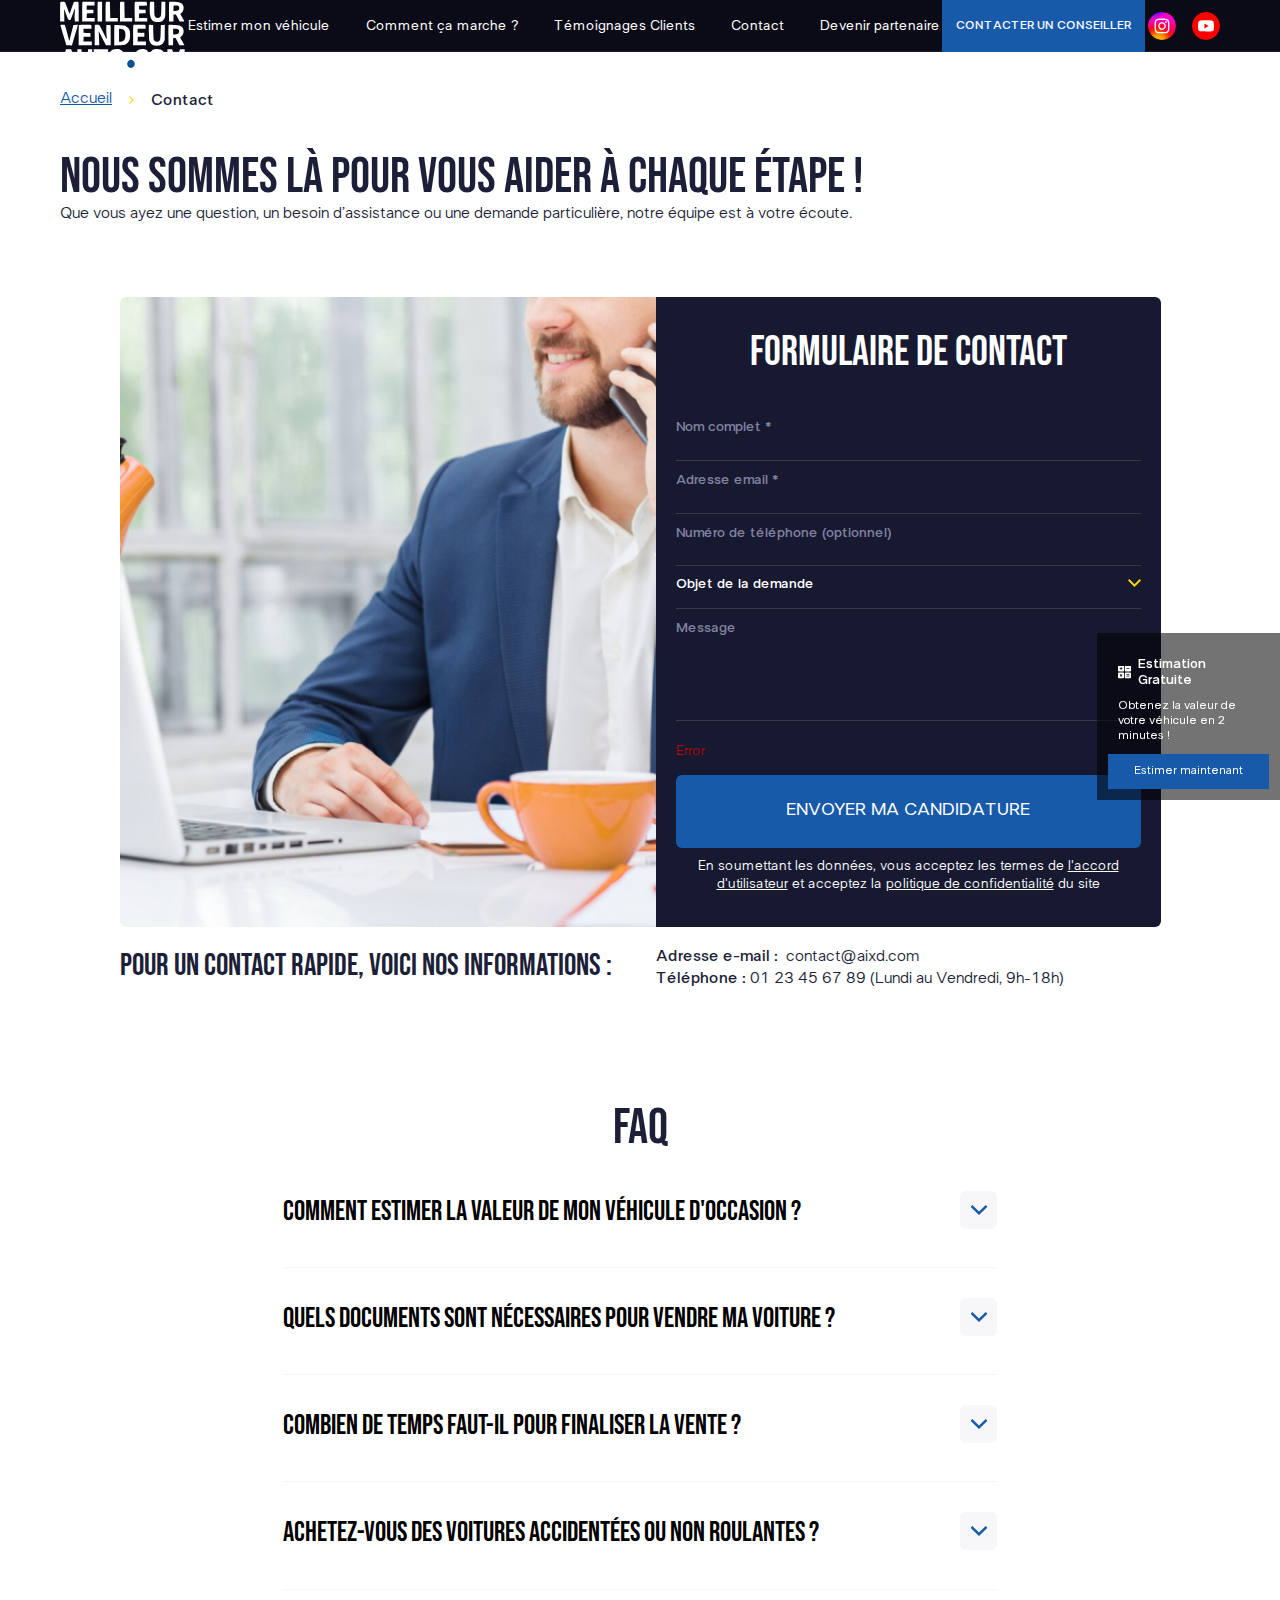
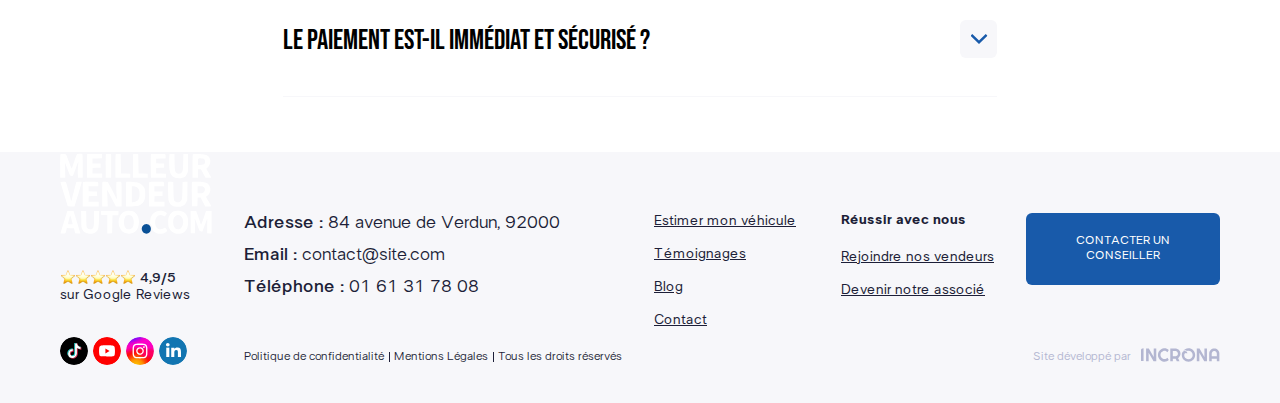
<file: docs/contact.html>
<!DOCTYPE html>
<html lang="fr">

<head>
  <meta charset="UTF-8">
  <meta http-equiv="X-UA-Compatible" content="IE=edge">
  <meta name="viewport" content="width=device-width, initial-scale=1.0">
  <meta name="description" content="Description Contact" />
  <link rel="stylesheet" href="https://cdn.jsdelivr.net/npm/swiper@10/swiper-bundle.min.css" />


  <link rel="preconnect" href="https://fonts.googleapis.com">
  <link rel="preconnect" href="https://fonts.gstatic.com" crossorigin>
  <link href="https://fonts.googleapis.com/css2?family=Plus+Jakarta+Sans:ital,wght@0,200..800;1,200..800&display=swap"
    rel="stylesheet">

  <link rel="stylesheet" href="css/main.min.css">

  <title>Contact</title>


  <link rel="apple-touch-icon" sizes="57x57" href="img/favicon/apple-icon-57x57.png">
  <link rel="apple-touch-icon" sizes="60x60" href="img/favicon/apple-icon-60x60.png">
  <link rel="apple-touch-icon" sizes="72x72" href="img/favicon/apple-icon-72x72.png">
  <link rel="apple-touch-icon" sizes="76x76" href="img/favicon/apple-icon-76x76.png">
  <link rel="apple-touch-icon" sizes="114x114" href="img/favicon/apple-icon-114x114.png">
  <link rel="apple-touch-icon" sizes="120x120" href="img/favicon/apple-icon-120x120.png">
  <link rel="apple-touch-icon" sizes="144x144" href="img/favicon/apple-icon-144x144.png">
  <link rel="apple-touch-icon" sizes="152x152" href="img/favicon/apple-icon-152x152.png">
  <link rel="apple-touch-icon" sizes="180x180" href="img/favicon/apple-icon-180x180.png">
  <link rel="icon" type="image/png" sizes="192x192" href="img/favicon/android-icon-192x192.png">
  <link rel="icon" type="image/png" sizes="32x32" href="img/favicon/favicon-32x32.png">
  <link rel="icon" type="image/png" sizes="96x96" href="img/favicon/favicon-96x96.png">
  <link rel="icon" type="image/png" sizes="16x16" href="img/favicon/favicon-16x16.png">
  <link rel="manifest" href="img/favicon/manifest.json">
  <meta name="msapplication-TileColor" content="#ffffff">
  <meta name="msapplication-TileImage" content="img/favicon/ms-icon-144x144.png">
  <meta name="theme-color" content="#ffffff">




</head>

<body>
  <div class="wrapper">
    <div class="wrapper__content">


      <header class="header ">
  <div class="container">


    <!-- mobile -->
    <div class="header__mobile">
      <!-- logo  -->
      <div class="header__logo logo">
        <a href="index.html" class="logo__link">
          <img src="img/logo-header.svg" class="logo__img" width="133" height="54">
        </a>
      </div>

      <div class="header__btns">
        <!-- toggle  -->
        <div class="header__toggle toggle ">
          <button class="toggle__button">
            <span></span>
          </button>
        </div>
        <a href="#" class="header__estimation">Estimation Gratuite</a>
      </div>
    </div>

    <!-- dropdown -->
    <div class="header__dropdown">
      <div class="header__dropdown-inner">
        <!-- logo  -->
        <div class="header__logo logo">
          <a href="index.html" class="logo__link">
            <img src="img/logo.svg" class="logo__img" width="133" height="54">
          </a>
        </div>

        <!-- menus -->
        <nav class="header__menu menu">
          <ul>
            <li>
              <a href="#">Estimer mon véhicule</a>
            </li>
            <li>
              <a href="#">Comment ça marche ?</a>
            </li>
            <li>
              <a href="#">Témoignages Clients</a>
            </li>
            <li>
              <a href="#">Contact</a>
            </li>
            <li>
              <a href="#">Devenir partenaire</a>
            </li>
          </ul>
        </nav>

        <!-- button consultation -->
        <a href="#" class="header__btn btn ">Contacter un conseiller</a>

        <!-- socials -->
        <div class="header__socials socials">

          <div class="social social--insagram">
            <a href="#" class="social__link" target="_blank">Insagram</a>
          </div>
          <div class="social social--youtube">
            <a href="#" class="social__link" target="_blank">Youtube</a>
          </div>

        </div>


      </div>
    </div>


  </div>
</header>
      <div class="breadcrumbs">
  <div class="container">
    <ul class="breadcrumbs__list">
      <li class="breadcrumbs__item">
        <a href="index.html">Accueil</a>
      </li>
      <li class="breadcrumbs__item">
        Contact
      </li>
    </ul>
  </div>
</div>
      <div class="control">
  <div class="container">
    <div class="control__wrapper">
      <h1 class="control__title">
        Nous sommes là pour vous aider à chaque étape !
      </h1>
      <div class="control__desc">Que vous ayez une question, un besoin d’assistance ou une demande particulière, notre
        équipe est à votre écoute.</div>
    </div>
  </div>
</div>

      <section class="tell tell--contact">
  <div class="container">
    <div class="tell__wrapper">
      <div class="tell__left">
        <img src="img/contact.png" alt="" class="tell__left-img">
      </div>
      <div class="tell__right">

        <div class="tell__form form">
          <form action="#" class="form__elem">
            <div class="form__inner">

              <div class="form__title">
                Formulaire de Contact
              </div>


              <div class="form__row">
                <input type="hidden" name="formtype" value="contact">
                <input type="text" class="form__input js-required" name="full_name" placeholder="Nom complet *">
              </div>

              <div class="form__row">
                <input type="email" class="form__input js-required" name="email" placeholder="Adresse email *">
              </div>


              <div class="form__row">
                <input type="text" class="form__input js-phone" name="phone"
                  placeholder="Numéro de téléphone (optionnel)">
              </div>

              <div class="form__row">
                <div class="form__select custom-select">
                  <select name="subject">
                    <option value="">Objet de la demande</option>
                    <option value="general">Demande générale</option>
                    <option value="support">Support technique</option>
                    <option value="billing">Facturation</option>
                    <option value="feedback">Retour d'expérience</option>
                  </select>
                </div>
              </div>

              <div class="form__row">
                <textarea class="form__input form__input--textarea" name="message" placeholder="Message"></textarea>
              </div>

              <div class="form__row">
                <div class="form__error active ">
                  Error
                </div>
              </div>

              <div class="form__row">
                <button class="form__btn btn" type="submit">
                  ENVOYER MA CANDIDATURE
                </button>
              </div>

              <div class="form__row">
                <div class="form__politics">
                  En soumettant les données, vous acceptez les termes de <a href="#">l'accord d'utilisateur</a> et
                  acceptez la <a href="#">politique
                    de
                    confidentialité</a> du site
                </div>
              </div>

            </div>
          </form>
        </div>


      </div>
    </div>
    <div class="tell__wrapper tell__wrapper-text">
      <div class="tell__left-text">
        <div class="tell__left-text-title">Pour un contact rapide,<br class="br-mobile"> voici nos informations :</div>
      </div>
      <div class="tell__right-text">
        <div class="tell__right-text-addresses">
          <div>
            <span>Adresse e-mail : </span> <a href="mailto:contact@aixd.com">contact@aixd.com</a>
          </div>
          <div>
            <span>Téléphone : </span><a href="tel:+01 23 45 67 89">01 23 45 67 89 <br class="br-mobile"> (Lundi au
              Vendredi, 9h-18h)</a>
          </div>
        </div>
      </div>
    </div>
  </div>
</section>
      <section class="faq" id="faq">
  <div class="container">
    <div class="faq__wrapper">
      <h2 class="faq__title">FAQ</h2>

      <ul class="faq__list accordion">
        <!-- item  -->
        <li class="accordion__item">
          <button class="accordion__control" aria-expanded="false">
            <span class="accordion__title">
              Comment estimer la valeur de mon véhicule d'occasion ? </span>
            <span class="accordion__icon"></span>
          </button>
          <div class="accordion__content" aria-hidden="true">
            <p>Lorem Ipsum is simply dummy text of the printing and typesetting industry. Lorem Ipsum has been the
              industry's standard
              dummy text ever since the 1500s, when an unknown printer took a galley of type and scrambled it to make a
              type specimen
              book. It has survived not only five centuries, but also the leap into electronic typesetting, remaining
              essentially
              unchanged. It was popularised in the 1960s with the release of Letraset sheets containing Lorem Ipsum
              passages, and more
              recently with desktop publishing software like Aldus PageMaker including versions of Lorem Ipsum.
            </p>
          </div>
        </li>
        <!-- item  -->
        <li class="accordion__item">
          <button class="accordion__control" aria-expanded="false">
            <span class="accordion__title">
              Quels documents sont nécessaires pour vendre ma voiture ? </span>
            <span class="accordion__icon"></span>
          </button>
          <div class="accordion__content" aria-hidden="true">
            <p>Lorem Ipsum is simply dummy text of the printing and typesetting industry. Lorem Ipsum has been the
              industry's standard
              dummy text ever since the 1500s, when an unknown printer took a galley of type and scrambled it to make a
              type specimen
              book. It has survived not only five centuries, but also the leap into electronic typesetting, remaining
              essentially
              unchanged. It was popularised in the 1960s with the release of Letraset sheets containing Lorem Ipsum
              passages, and more
              recently with desktop publishing software like Aldus PageMaker including versions of Lorem Ipsum.
            </p>
          </div>
        </li>
        <!-- item  -->
        <li class="accordion__item">
          <button class="accordion__control" aria-expanded="false">
            <span class="accordion__title">
              Combien de temps faut-il pour finaliser la vente ? </span>
            <span class="accordion__icon"></span>
          </button>
          <div class="accordion__content" aria-hidden="true">
            <p>Lorem Ipsum is simply dummy text of the printing and typesetting industry. Lorem Ipsum has been the
              industry's standard
              dummy text ever since the 1500s, when an unknown printer took a galley of type and scrambled it to make a
              type specimen
              book. It has survived not only five centuries, but also the leap into electronic typesetting, remaining
              essentially
              unchanged. It was popularised in the 1960s with the release of Letraset sheets containing Lorem Ipsum
              passages, and more
              recently with desktop publishing software like Aldus PageMaker including versions of Lorem Ipsum.
            </p>
          </div>
        </li>
        <!-- item  -->
        <li class="accordion__item">
          <button class="accordion__control" aria-expanded="false">
            <span class="accordion__title">
              Achetez-vous des voitures accidentées ou non roulantes ? </span>
            <span class="accordion__icon"></span>
          </button>
          <div class="accordion__content" aria-hidden="true">
            <p>Lorem Ipsum is simply dummy text of the printing and typesetting industry. Lorem Ipsum has been the
              industry's standard
              dummy text ever since the 1500s, when an unknown printer took a galley of type and scrambled it to make a
              type specimen
              book. It has survived not only five centuries, but also the leap into electronic typesetting, remaining
              essentially
              unchanged. It was popularised in the 1960s with the release of Letraset sheets containing Lorem Ipsum
              passages, and more
              recently with desktop publishing software like Aldus PageMaker including versions of Lorem Ipsum.
            </p>
          </div>
        </li>
        <!-- item  -->
        <li class="accordion__item">
          <button class="accordion__control" aria-expanded="false">
            <span class="accordion__title">
              Le paiement est-il immédiat et sécurisé ? </span>
            <span class="accordion__icon"></span>
          </button>
          <div class="accordion__content" aria-hidden="true">
            <p>Lorem Ipsum is simply dummy text of the printing and typesetting industry. Lorem Ipsum has been the
              industry's standard
              dummy text ever since the 1500s, when an unknown printer took a galley of type and scrambled it to make a
              type specimen
              book. It has survived not only five centuries, but also the leap into electronic typesetting, remaining
              essentially
              unchanged. It was popularised in the 1960s with the release of Letraset sheets containing Lorem Ipsum
              passages, and more
              recently with desktop publishing software like Aldus PageMaker including versions of Lorem Ipsum.
            </p>
          </div>
        </li>
      </ul>
    </div>
  </div>
</section>



    </div>

    <footer class="footer" id="footer">
  <div class="container">
    <div class="footer__wrapper">
      <div class="footer__col">
        <!-- logo  -->
        <div class="footer__logo">
          <img src="img/logo.svg" alt="" class="footer__logo-img" width="152" height="84">
        </div>
        <!-- google reviews  -->
        <div class="footer__google-reviews">
          <div class="footer__google-reviews-top">
            <div class="footer__google-reviews-stars">
              <span class="footer__google-reviews-star"></span><span class="footer__google-reviews-star"></span><span
                class="footer__google-reviews-star"></span><span class="footer__google-reviews-star"></span><span
                class="footer__google-reviews-star"></span>
            </div>
            <span class="footer__google-reviews-rate">
              4,9/5
            </span>
          </div>
          <div class="footer__google-reviews-bottom">
            sur Google Reviews
          </div>
        </div>
        <!-- socials -->
        <div class="footer__socials socials">
          <div class="social social--tiktok">
            <a href="#" class="social__link" target="_blank">Tiktok</a>
          </div>
          <div class="social social--youtube">
            <a href="#" class="social__link" target="_blank">Youtube</a>
          </div>
          <div class="social social--insagram">
            <a href="#" class="social__link" target="_blank">Insagram</a>
          </div>
          <div class="social social--linkedin">
            <a href="#" class="social__link" target="_blank">Linkedin</a>
          </div>
        </div>
      </div>
      <div class="footer__col">
        <!-- addresses -->
        <div class="footer__adresses">
          <div class="footer__addresse">
            <span>Adresse : </span> 84 avenue de Verdun, 92000
          </div>
          <div class="footer__addresse">
            <span>Email : </span> <a href="mailto:contact@site.com">contact@site.com</a>
          </div>
          <div class="footer__addresse">
            <span>Téléphone : </span> <a href="tel:0161317808">01 61 31 78 08</a>
          </div>
        </div>
        <!-- links  -->
        <div class="footer__links footer__links--desktop">
          <a href="#" class="footer__link">Politique de confidentialité</a>
          <a href="#" class="footer__link">Mentions Légales</a>
          <div class="footer__link">Tous les droits réservés
          </div>
        </div>
      </div>
      <div class="footer__col">
        <div class="footer__menus">
          <ul>
            <li>
              <a href="#">Estimer mon véhicule</a>
            </li>
            <li>
              <a href="#">Témoignages</a>
            </li>
            <li>
              <a href="#">Blog</a>
            </li>
            <li>
              <a href="#">Contact</a>
            </li>
          </ul>
        </div>
        <div class="footer__menus">
          <div class="footer__menus-label">
            Réussir avec nous
          </div>
          <ul>
            <li>
              <a href="#">Rejoindre nos vendeurs</a>
            </li>
            <li>
              <a href="#">Devenir notre associé</a>
            </li>
          </ul>
        </div>
      </div>
      <div class="footer__col">
        <div class="footer__btn-wrap">
          <a href="#" class="btn footer__btn">Contacter un conseiller</a>
        </div>

        <div class="footer__links footer__links--mobile">
          <a href="#" class="footer__link">Politique de confidentialité</a>
          <a href="#" class="footer__link">Mentions Légales</a>
          <div class="footer__link">Tous les droits réservés
          </div>
        </div>

        <a href="#" class="footer__develop">
          <span>Site développé par</span>
          <img src="img/incrona.svg" alt="Incrona" width="79" height="16">
        </a>

      </div>
    </div>
  </div>


  <div class="fix-block">
    <div class="fix-block__top">
      <div class="fix-block__top-title">
        Estimation Gratuite
      </div>
      <div class="fix-block__top-text">
        Obtenez la valeur de votre véhicule en 2 minutes !
      </div>
    </div>
    <a href="#" class="fix-block__btn btn">
      Estimer maintenant
    </a>
  </div>

  <div class="modal " id="modal-video">
    <div class="modal__close">
      <img src="img/hero-video-close.svg" alt="close button">
    </div>
    <div class="modal__content">


      <div class="modal__inner">
        <!-- pause -->
        <div class="modal__video video">


        </div>
      </div>
    </div>
  </div>

</footer>
<script src="https://cdn.jsdelivr.net/npm/swiper@10/swiper-bundle.min.js"></script>
<script src="js/bundle.min.js"></script>
  </div>
</body>

</html>
</file>
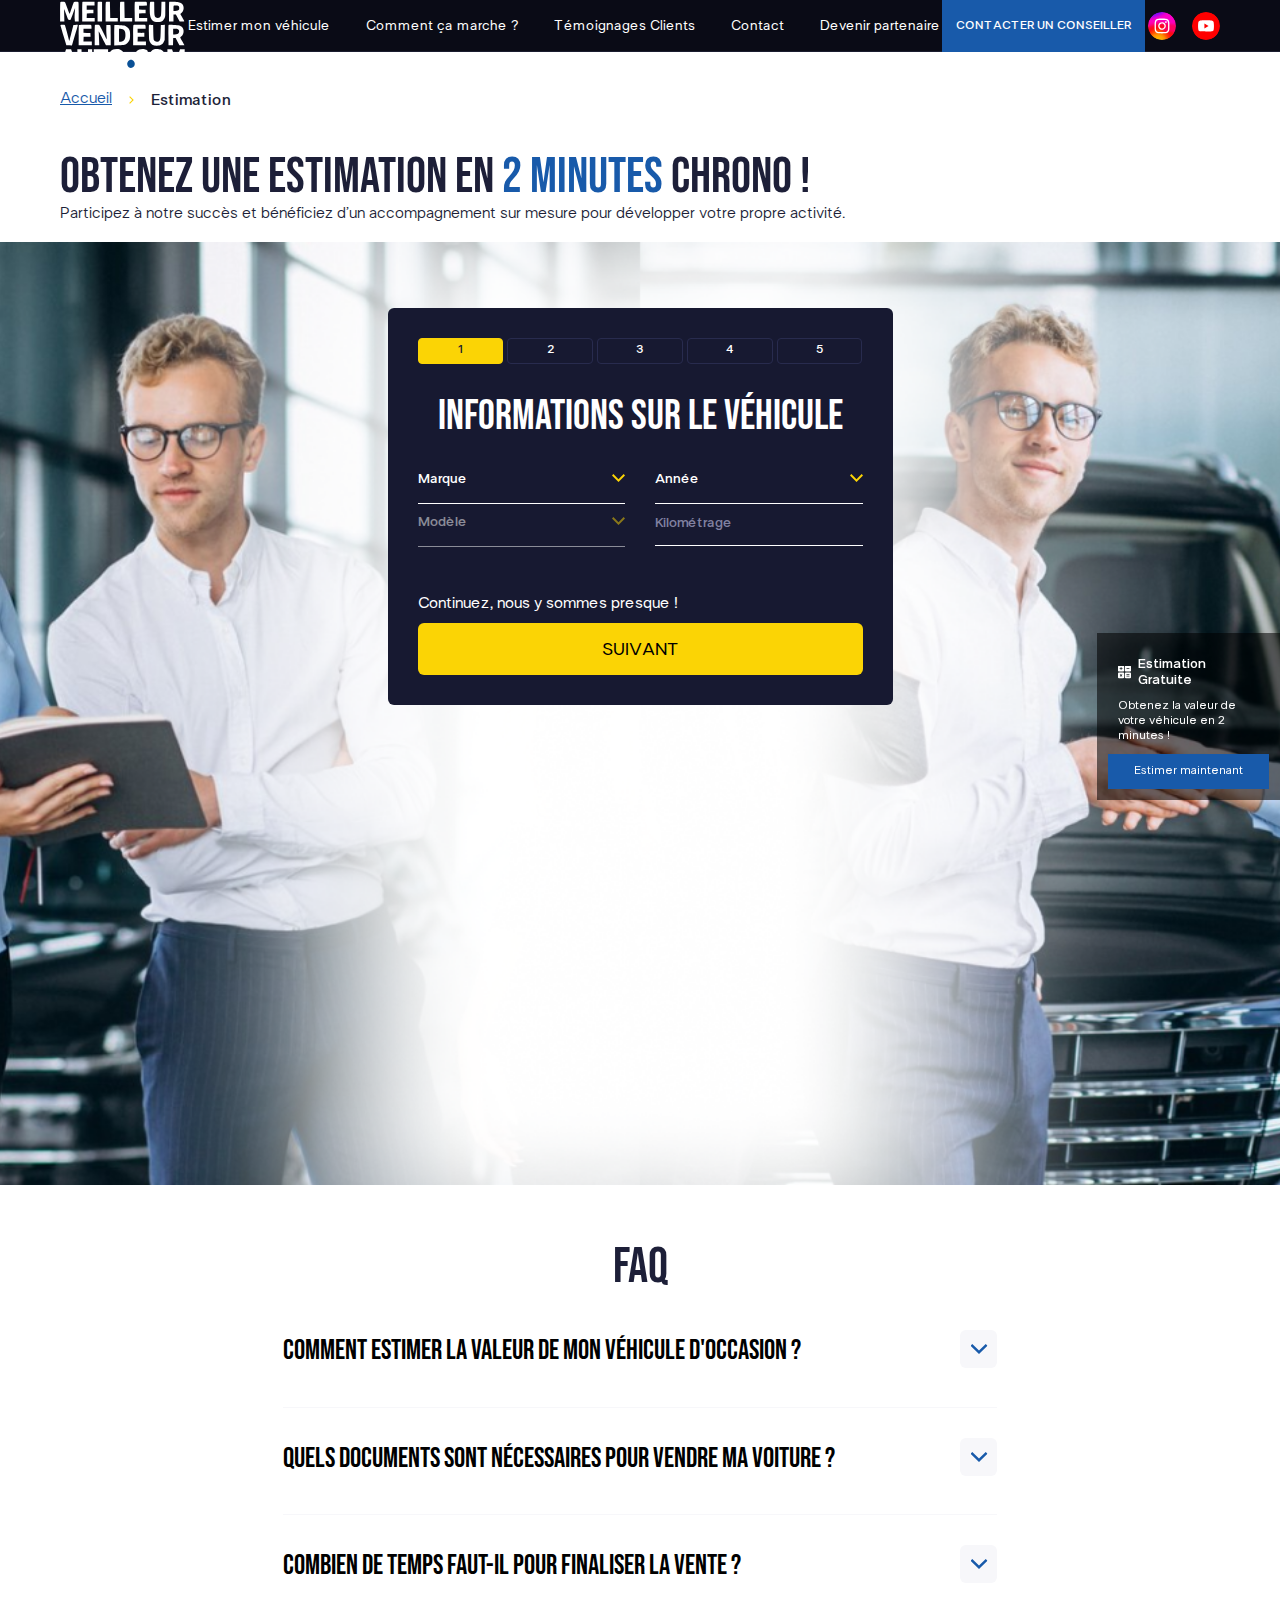
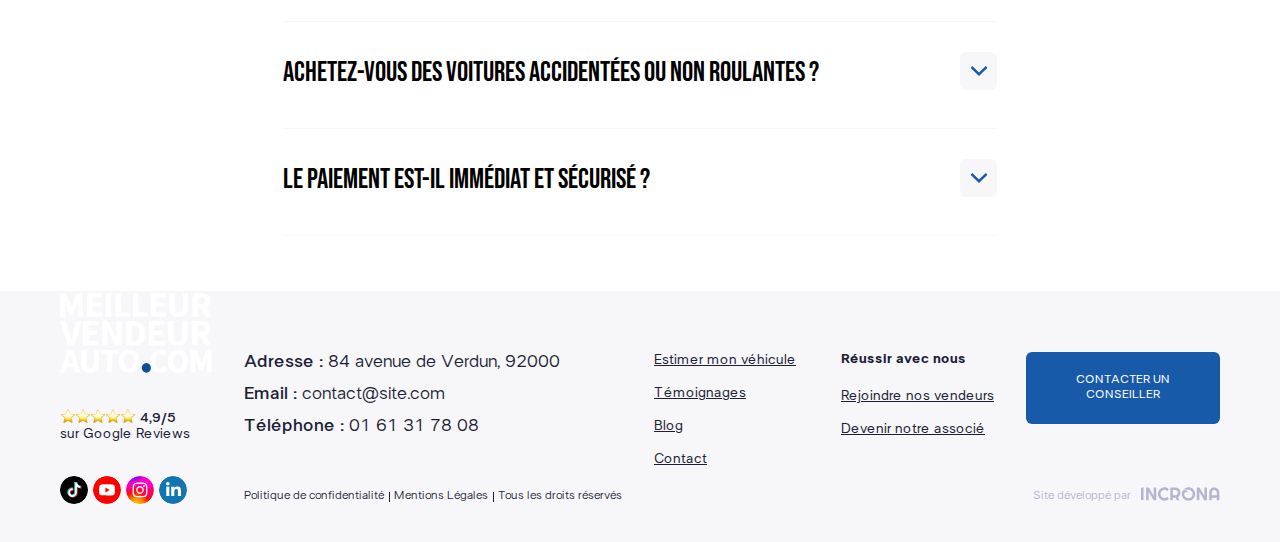
<file: docs/estimation.html>
<!DOCTYPE html>
<html lang="fr">

<head>
  <meta charset="UTF-8">
  <meta http-equiv="X-UA-Compatible" content="IE=edge">
  <meta name="viewport" content="width=device-width, initial-scale=1.0">
  <meta name="description" content="Description estimation" />
  <link rel="stylesheet" href="https://cdn.jsdelivr.net/npm/swiper@10/swiper-bundle.min.css" />


  <link rel="preconnect" href="https://fonts.googleapis.com">
  <link rel="preconnect" href="https://fonts.gstatic.com" crossorigin>
  <link href="https://fonts.googleapis.com/css2?family=Plus+Jakarta+Sans:ital,wght@0,200..800;1,200..800&display=swap"
    rel="stylesheet">

  <link rel="stylesheet" href="css/main.min.css">

  <title>Estimation</title>


  <link rel="apple-touch-icon" sizes="57x57" href="img/favicon/apple-icon-57x57.png">
  <link rel="apple-touch-icon" sizes="60x60" href="img/favicon/apple-icon-60x60.png">
  <link rel="apple-touch-icon" sizes="72x72" href="img/favicon/apple-icon-72x72.png">
  <link rel="apple-touch-icon" sizes="76x76" href="img/favicon/apple-icon-76x76.png">
  <link rel="apple-touch-icon" sizes="114x114" href="img/favicon/apple-icon-114x114.png">
  <link rel="apple-touch-icon" sizes="120x120" href="img/favicon/apple-icon-120x120.png">
  <link rel="apple-touch-icon" sizes="144x144" href="img/favicon/apple-icon-144x144.png">
  <link rel="apple-touch-icon" sizes="152x152" href="img/favicon/apple-icon-152x152.png">
  <link rel="apple-touch-icon" sizes="180x180" href="img/favicon/apple-icon-180x180.png">
  <link rel="icon" type="image/png" sizes="192x192" href="img/favicon/android-icon-192x192.png">
  <link rel="icon" type="image/png" sizes="32x32" href="img/favicon/favicon-32x32.png">
  <link rel="icon" type="image/png" sizes="96x96" href="img/favicon/favicon-96x96.png">
  <link rel="icon" type="image/png" sizes="16x16" href="img/favicon/favicon-16x16.png">
  <link rel="manifest" href="img/favicon/manifest.json">
  <meta name="msapplication-TileColor" content="#ffffff">
  <meta name="msapplication-TileImage" content="img/favicon/ms-icon-144x144.png">
  <meta name="theme-color" content="#ffffff">




</head>

<body>
  <div class="wrapper">
    <div class="wrapper__content">


      <header class="header ">
  <div class="container">


    <!-- mobile -->
    <div class="header__mobile">
      <!-- logo  -->
      <div class="header__logo logo">
        <a href="index.html" class="logo__link">
          <img src="img/logo-header.svg" class="logo__img" width="133" height="54">
        </a>
      </div>

      <div class="header__btns">
        <!-- toggle  -->
        <div class="header__toggle toggle ">
          <button class="toggle__button">
            <span></span>
          </button>
        </div>
        <a href="#" class="header__estimation">Estimation Gratuite</a>
      </div>
    </div>

    <!-- dropdown -->
    <div class="header__dropdown">
      <div class="header__dropdown-inner">
        <!-- logo  -->
        <div class="header__logo logo">
          <a href="index.html" class="logo__link">
            <img src="img/logo.svg" class="logo__img" width="133" height="54">
          </a>
        </div>

        <!-- menus -->
        <nav class="header__menu menu">
          <ul>
            <li>
              <a href="#">Estimer mon véhicule</a>
            </li>
            <li>
              <a href="#">Comment ça marche ?</a>
            </li>
            <li>
              <a href="#">Témoignages Clients</a>
            </li>
            <li>
              <a href="#">Contact</a>
            </li>
            <li>
              <a href="#">Devenir partenaire</a>
            </li>
          </ul>
        </nav>

        <!-- button consultation -->
        <a href="#" class="header__btn btn ">Contacter un conseiller</a>

        <!-- socials -->
        <div class="header__socials socials">

          <div class="social social--insagram">
            <a href="#" class="social__link" target="_blank">Insagram</a>
          </div>
          <div class="social social--youtube">
            <a href="#" class="social__link" target="_blank">Youtube</a>
          </div>

        </div>


      </div>
    </div>


  </div>
</header>
      <div class="breadcrumbs">
  <div class="container">
    <ul class="breadcrumbs__list">
      <li class="breadcrumbs__item">
        <a href="index.html">Accueil</a>
      </li>
      <li class="breadcrumbs__item">
        Estimation
      </li>
    </ul>
  </div>
</div>
      <div class="control">
  <div class="container">
    <div class="control__wrapper">
      <h1 class="control__title">
        Obtenez une estimation en <span>2 minutes</span> chrono !
      </h1>
      <div class="control__desc">Participez à notre succès et bénéficiez d’un accompagnement sur mesure pour développer
        votre propre activité.
      </div>
    </div>
  </div>
</div>
      <section class="estimation" id="estimation">
  <div class="estimation__inner">
    <div class="container">
      <div class="estimation__wrapper">
        <div class="estimation__quiz quiz">
          <!-- top  -->
          <div class="quiz__btns">
            <button class="quiz__btn  active">
              1
            </button>
            <button class="quiz__btn  ">
              2
            </button>
            <button class="quiz__btn ">
              3
            </button>
            <button class="quiz__btn ">
              4
            </button>
            <button class="quiz__btn ">
              5
            </button>
          </div>

          <div class="quiz__contents">
            <!-- item  1-->
            <div class="quiz__content  active">
              <!-- title  -->
              <h3 class="quiz__subtitle">
                Informations sur le véhicule
              </h3>

              <!-- section -->
              <div class="quiz__section">
                <!-- row  -->
                <div class="quiz__row">
                  <!-- col -->
                  <div class="quiz__col">

                    <!-- select  -->
                    <div class="quiz__select custom-select  custom-select-mark">
                      <select name="mark">
                        <option value="">Marque</option>
                      </select>
                    </div>

                  </div>
                  <!-- col -->
                  <div class="quiz__col">

                    <!-- select  -->
                    <div class="quiz__select custom-select custom-select-year">
                      <select name="mark">
                        <option value="" disabled>Année</option>
                      </select>
                    </div>

                  </div>
                </div>

                <!-- row  -->
                <div class="quiz__row">
                  <!-- col -->
                  <div class="quiz__col">

                    <!-- select  -->
                    <div class="quiz__select custom-select custom-select-modele">
                      <select name="modele">
                        <option value="">Modèle</option>
                      </select>
                    </div>

                  </div>
                  <!-- col -->
                  <div class="quiz__col">

                    <input type="text" class="quiz__input quiz__input--mileage" name="mileage"
                      placeholder="Kilométrage">
                  </div>
                </div>

              </div>

              <!-- error  -->
              <div class="quiz__error quiz__error-1">
                _
              </div>

              <div class="quiz__desc">
                Continuez, nous y sommes presque !
              </div>
              <button class="quiz__button quiz__button-1">
                Suivant
              </button>

            </div>
            <!-- item  2-->
            <div class="quiz__content ">
              <!-- title  -->
              <h3 class="quiz__subtitle">
                ⁠État du véhicule
              </h3>

              <!-- section -->
              <div class="quiz__section">
                <div class="quiz__question">
                  État général :
                </div>

                <div class="quiz__options">
                  <label class="quiz__option">
                    Très bon (aucune réparation nécessaire)
                    <input type="radio" name="general_condition" value="tres_bon" class="quiz__radio">
                    <span class="quiz__label"></span>
                  </label>
                  <label class="quiz__option">
                    Bon (usure normale, réparations mineures)
                    <input type="radio" name="general_condition" value="bon" class="quiz__radio">
                    <span class="quiz__label"></span>
                  </label>
                  <label class="quiz__option">
                    Moyen (usure notable, quelques réparations nécessaires)
                    <input type="radio" name="general_condition" value="moyen" class="quiz__radio">
                    <span class="quiz__label"></span>
                  </label>
                  <label class="quiz__option">
                    Mauvais (dommages visibles, réparations importantes nécessaires)
                    <input type="radio" name="general_condition" value="mauvais" class="quiz__radio">
                    <span class="quiz__label"></span>
                  </label>
                </div>
              </div>
              <!-- section -->
              <div class="quiz__section">
                <div class="quiz__question">
                  État intérieur :
                </div>

                <div class="quiz__options">
                  <label class="quiz__option">
                    Propre
                    <input type="radio" name="internal_state" value="own" class="quiz__radio">
                    <span class="quiz__label"></span>
                  </label>
                  <label class="quiz__option">
                    Abîmé
                    <input type="radio" name="internal_state" value="abyss" class="quiz__radio">
                    <span class="quiz__label"></span>
                  </label>
                </div>
              </div>
              <!-- section -->
              <div class="quiz__section">
                <div class="quiz__question">
                  ⁠Accidenté ?
                </div>

                <div class="quiz__options">
                  <label class="quiz__option">
                    Aucun
                    <input type="radio" name="accident" value="aucun" class="quiz__radio">
                    <span class="quiz__label"></span>
                  </label>
                  <label class="quiz__option">
                    Mineur
                    <input type="radio" name="accident" value="mineur" class="quiz__radio">
                    <span class="quiz__label"></span>
                  </label>
                  <label class="quiz__option">
                    Majeur
                    <input type="radio" name="accident" value="majeur" class="quiz__radio">
                    <span class="quiz__label"></span>
                  </label>
                </div>
              </div>

              <!-- error  -->
              <div class="quiz__error quiz__error-2">
                _
              </div>


              <div class="quiz__buttons">
                <a href="#" class="quiz__button-prev quiz__button-prev-2">
                </a>
                <button class="quiz__button quiz__button-2">
                  Suivant
                </button>
              </div>

            </div>
            <!-- item  3-->
            <div class="quiz__content ">
              <!-- title  -->
              <h3 class="quiz__subtitle">
                Détails supplémentaires
              </h3>

              <!-- section -->
              <div class="quiz__section">
                <div class="quiz__question">
                  Options spécifiques :
                </div>

                <div class="quiz__options">
                  <label class="quiz__option">
                    GPS intégré
                    <input type="checkbox" name="features" value="gps" class="quiz__checkbox">
                    <span class="quiz__label"></span>
                  </label>
                  <label class="quiz__option">
                    Climatisation automatique
                    <input type="checkbox" name="features" value="climatisation" class="quiz__checkbox">
                    <span class="quiz__label"></span>
                  </label>
                  <label class="quiz__option">
                    Toit ouvrant
                    <input type="checkbox" name="features" value="toit_ouvrant" class="quiz__checkbox">
                    <span class="quiz__label"></span>
                  </label>
                  <label class="quiz__option">
                    Intérieur en cuir
                    <input type="checkbox" name="features" value="interieur_cuir" class="quiz__checkbox">
                    <span class="quiz__label"></span>
                  </label>
                  <label class="quiz__option">
                    Caméra de recul
                    <input type="checkbox" name="features" value="camera_recul" class="quiz__checkbox">
                    <span class="quiz__label"></span>
                  </label>
                  <label class="quiz__option">
                    Système audio premium
                    <input type="checkbox" name="features" value="audio_premium" class="quiz__checkbox">
                    <span class="quiz__label"></span>
                  </label>
                  <label class="quiz__option quiz__option--flex">
                    Autre :
                    <input type="checkbox" name="features" value="autre" class="quiz__checkbox">
                    <span class="quiz__label"></span>
                    <input class="quiz__checkbox-input" type="text" name="autre_texte">
                  </label>
                </div>
              </div>

              <!-- error  -->
              <div class="quiz__error quiz__error-3">
                _
              </div>


              <div class="quiz__buttons">
                <a href="#" class="quiz__button-prev quiz__button-prev-3">
                </a>
                <button class="quiz__button quiz__button-3">
                  Suivant
                </button>
              </div>

            </div>
            <!-- item  4-->
            <form class="quiz__content form-quiz">
              <!-- title  -->
              <h3 class="quiz__subtitle">
                ⁠Vos coordonnées pour vous contacter
              </h3>

              <!-- section -->
              <div class="quiz__section">
                <div class="quiz__inputs">
                  <input type="hidden" name="formtype" value="Estimation">
                  <input type="text" class="quiz__input js-required" name="firstname" placeholder="Nom et prénom">
                  <input type="text" class="quiz__input js-required" name="telephone" placeholder="Téléphone">
                  <input type="text" class="quiz__input js-required" name="email" placeholder="E-mail">
                  <input type="text" class="quiz__input js-required" name="code_postal" placeholder="Code Postal">
                </div>
              </div>

              <!-- error  -->
              <div class="quiz__error quiz__error-4">
                _
              </div>
              <div class="quiz__desc quiz__desc--center">après avoir rempli les données, vous obtiendrez le calcul
              </div>

              <div class="quiz__buttons">
                <a href="#" class="quiz__button-prev quiz__button-prev-4">
                </a>
                <button class="quiz__button quiz__button-4">
                  Suivant
                </button>
              </div>
            </form>
            <!-- item  5-->
            <div class="quiz__content quiz__content--res ">
              <!-- <div class="quiz__res-error">En raison de problèmes techniques rencontrés actuellement, nous ne pouvons
                pas estimer le
                prix de votre véhicule. Nous vous invitons à nous contacter via le <a href="contact.html">formulaire de
                  contact</a>.
              </div> -->
              <!-- loader  -->

              <!-- <div class="quiz__loader">
                <div class="spinner"></div>
              </div> -->

              <!-- result  -->
              <!-- <div class="quiz__result">

                <h3 class="quiz__subtitle">
                  <span>
                    Votre estimation est prête !
                  </span>
                  <span></span>
                </h3>

                <div class="quiz__res">
                  <span class="quiz__indicator">
                    <div class="quiz__indicator-center">
                      <span class="quiz__indicator-price">
                        <span>15 777</span> €
                      </span>
                      <span class="quiz__indicator-label">
                        Prix Moyen
                      </span>
                    </div>
                    <div class="quiz__indicator-left">
                      <span class="quiz__indicator-price">
                        <span>14 155</span> €
                      </span>
                      <span class="quiz__indicator-label">
                        Prix Bas
                      </span>
                    </div>
                    <div class="quiz__indicator-right">
                      <span class="quiz__indicator-price">
                        <span>20 645</span> €
                      </span>
                      <span class="quiz__indicator-label">
                        Prix Élevé
                      </span>
                    </div>
                  </span>
                </div>

                <div class="quiz__desc">Vous souhaitez en savoir plus sur la revente de votre véhicule ou obtenir
                  une offre ferme ? Contactez-nous pour avancer
                  facilement
                </div>

                <button class="btn quiz__res-btn">Contacter un conseiller</button>
              </div> -->

            </div>
          </div>
        </div>
      </div>
    </div>
  </div>
</section>

      <section class="faq" id="faq">
  <div class="container">
    <div class="faq__wrapper">
      <h2 class="faq__title">FAQ</h2>

      <ul class="faq__list accordion">
        <!-- item  -->
        <li class="accordion__item">
          <button class="accordion__control" aria-expanded="false">
            <span class="accordion__title">
              Comment estimer la valeur de mon véhicule d'occasion ? </span>
            <span class="accordion__icon"></span>
          </button>
          <div class="accordion__content" aria-hidden="true">
            <p>Lorem Ipsum is simply dummy text of the printing and typesetting industry. Lorem Ipsum has been the
              industry's standard
              dummy text ever since the 1500s, when an unknown printer took a galley of type and scrambled it to make a
              type specimen
              book. It has survived not only five centuries, but also the leap into electronic typesetting, remaining
              essentially
              unchanged. It was popularised in the 1960s with the release of Letraset sheets containing Lorem Ipsum
              passages, and more
              recently with desktop publishing software like Aldus PageMaker including versions of Lorem Ipsum.
            </p>
          </div>
        </li>
        <!-- item  -->
        <li class="accordion__item">
          <button class="accordion__control" aria-expanded="false">
            <span class="accordion__title">
              Quels documents sont nécessaires pour vendre ma voiture ? </span>
            <span class="accordion__icon"></span>
          </button>
          <div class="accordion__content" aria-hidden="true">
            <p>Lorem Ipsum is simply dummy text of the printing and typesetting industry. Lorem Ipsum has been the
              industry's standard
              dummy text ever since the 1500s, when an unknown printer took a galley of type and scrambled it to make a
              type specimen
              book. It has survived not only five centuries, but also the leap into electronic typesetting, remaining
              essentially
              unchanged. It was popularised in the 1960s with the release of Letraset sheets containing Lorem Ipsum
              passages, and more
              recently with desktop publishing software like Aldus PageMaker including versions of Lorem Ipsum.
            </p>
          </div>
        </li>
        <!-- item  -->
        <li class="accordion__item">
          <button class="accordion__control" aria-expanded="false">
            <span class="accordion__title">
              Combien de temps faut-il pour finaliser la vente ? </span>
            <span class="accordion__icon"></span>
          </button>
          <div class="accordion__content" aria-hidden="true">
            <p>Lorem Ipsum is simply dummy text of the printing and typesetting industry. Lorem Ipsum has been the
              industry's standard
              dummy text ever since the 1500s, when an unknown printer took a galley of type and scrambled it to make a
              type specimen
              book. It has survived not only five centuries, but also the leap into electronic typesetting, remaining
              essentially
              unchanged. It was popularised in the 1960s with the release of Letraset sheets containing Lorem Ipsum
              passages, and more
              recently with desktop publishing software like Aldus PageMaker including versions of Lorem Ipsum.
            </p>
          </div>
        </li>
        <!-- item  -->
        <li class="accordion__item">
          <button class="accordion__control" aria-expanded="false">
            <span class="accordion__title">
              Achetez-vous des voitures accidentées ou non roulantes ? </span>
            <span class="accordion__icon"></span>
          </button>
          <div class="accordion__content" aria-hidden="true">
            <p>Lorem Ipsum is simply dummy text of the printing and typesetting industry. Lorem Ipsum has been the
              industry's standard
              dummy text ever since the 1500s, when an unknown printer took a galley of type and scrambled it to make a
              type specimen
              book. It has survived not only five centuries, but also the leap into electronic typesetting, remaining
              essentially
              unchanged. It was popularised in the 1960s with the release of Letraset sheets containing Lorem Ipsum
              passages, and more
              recently with desktop publishing software like Aldus PageMaker including versions of Lorem Ipsum.
            </p>
          </div>
        </li>
        <!-- item  -->
        <li class="accordion__item">
          <button class="accordion__control" aria-expanded="false">
            <span class="accordion__title">
              Le paiement est-il immédiat et sécurisé ? </span>
            <span class="accordion__icon"></span>
          </button>
          <div class="accordion__content" aria-hidden="true">
            <p>Lorem Ipsum is simply dummy text of the printing and typesetting industry. Lorem Ipsum has been the
              industry's standard
              dummy text ever since the 1500s, when an unknown printer took a galley of type and scrambled it to make a
              type specimen
              book. It has survived not only five centuries, but also the leap into electronic typesetting, remaining
              essentially
              unchanged. It was popularised in the 1960s with the release of Letraset sheets containing Lorem Ipsum
              passages, and more
              recently with desktop publishing software like Aldus PageMaker including versions of Lorem Ipsum.
            </p>
          </div>
        </li>
      </ul>
    </div>
  </div>
</section>



    </div>

    <footer class="footer" id="footer">
  <div class="container">
    <div class="footer__wrapper">
      <div class="footer__col">
        <!-- logo  -->
        <div class="footer__logo">
          <img src="img/logo.svg" alt="" class="footer__logo-img" width="152" height="84">
        </div>
        <!-- google reviews  -->
        <div class="footer__google-reviews">
          <div class="footer__google-reviews-top">
            <div class="footer__google-reviews-stars">
              <span class="footer__google-reviews-star"></span><span class="footer__google-reviews-star"></span><span
                class="footer__google-reviews-star"></span><span class="footer__google-reviews-star"></span><span
                class="footer__google-reviews-star"></span>
            </div>
            <span class="footer__google-reviews-rate">
              4,9/5
            </span>
          </div>
          <div class="footer__google-reviews-bottom">
            sur Google Reviews
          </div>
        </div>
        <!-- socials -->
        <div class="footer__socials socials">
          <div class="social social--tiktok">
            <a href="#" class="social__link" target="_blank">Tiktok</a>
          </div>
          <div class="social social--youtube">
            <a href="#" class="social__link" target="_blank">Youtube</a>
          </div>
          <div class="social social--insagram">
            <a href="#" class="social__link" target="_blank">Insagram</a>
          </div>
          <div class="social social--linkedin">
            <a href="#" class="social__link" target="_blank">Linkedin</a>
          </div>
        </div>
      </div>
      <div class="footer__col">
        <!-- addresses -->
        <div class="footer__adresses">
          <div class="footer__addresse">
            <span>Adresse : </span> 84 avenue de Verdun, 92000
          </div>
          <div class="footer__addresse">
            <span>Email : </span> <a href="mailto:contact@site.com">contact@site.com</a>
          </div>
          <div class="footer__addresse">
            <span>Téléphone : </span> <a href="tel:0161317808">01 61 31 78 08</a>
          </div>
        </div>
        <!-- links  -->
        <div class="footer__links footer__links--desktop">
          <a href="#" class="footer__link">Politique de confidentialité</a>
          <a href="#" class="footer__link">Mentions Légales</a>
          <div class="footer__link">Tous les droits réservés
          </div>
        </div>
      </div>
      <div class="footer__col">
        <div class="footer__menus">
          <ul>
            <li>
              <a href="#">Estimer mon véhicule</a>
            </li>
            <li>
              <a href="#">Témoignages</a>
            </li>
            <li>
              <a href="#">Blog</a>
            </li>
            <li>
              <a href="#">Contact</a>
            </li>
          </ul>
        </div>
        <div class="footer__menus">
          <div class="footer__menus-label">
            Réussir avec nous
          </div>
          <ul>
            <li>
              <a href="#">Rejoindre nos vendeurs</a>
            </li>
            <li>
              <a href="#">Devenir notre associé</a>
            </li>
          </ul>
        </div>
      </div>
      <div class="footer__col">
        <div class="footer__btn-wrap">
          <a href="#" class="btn footer__btn">Contacter un conseiller</a>
        </div>

        <div class="footer__links footer__links--mobile">
          <a href="#" class="footer__link">Politique de confidentialité</a>
          <a href="#" class="footer__link">Mentions Légales</a>
          <div class="footer__link">Tous les droits réservés
          </div>
        </div>

        <a href="#" class="footer__develop">
          <span>Site développé par</span>
          <img src="img/incrona.svg" alt="Incrona" width="79" height="16">
        </a>

      </div>
    </div>
  </div>


  <div class="fix-block">
    <div class="fix-block__top">
      <div class="fix-block__top-title">
        Estimation Gratuite
      </div>
      <div class="fix-block__top-text">
        Obtenez la valeur de votre véhicule en 2 minutes !
      </div>
    </div>
    <a href="#" class="fix-block__btn btn">
      Estimer maintenant
    </a>
  </div>

  <div class="modal " id="modal-video">
    <div class="modal__close">
      <img src="img/hero-video-close.svg" alt="close button">
    </div>
    <div class="modal__content">


      <div class="modal__inner">
        <!-- pause -->
        <div class="modal__video video">


        </div>
      </div>
    </div>
  </div>

</footer>
<script src="https://cdn.jsdelivr.net/npm/swiper@10/swiper-bundle.min.js"></script>
<script src="js/bundle.min.js"></script>
  </div>
</body>

</html>
</file>
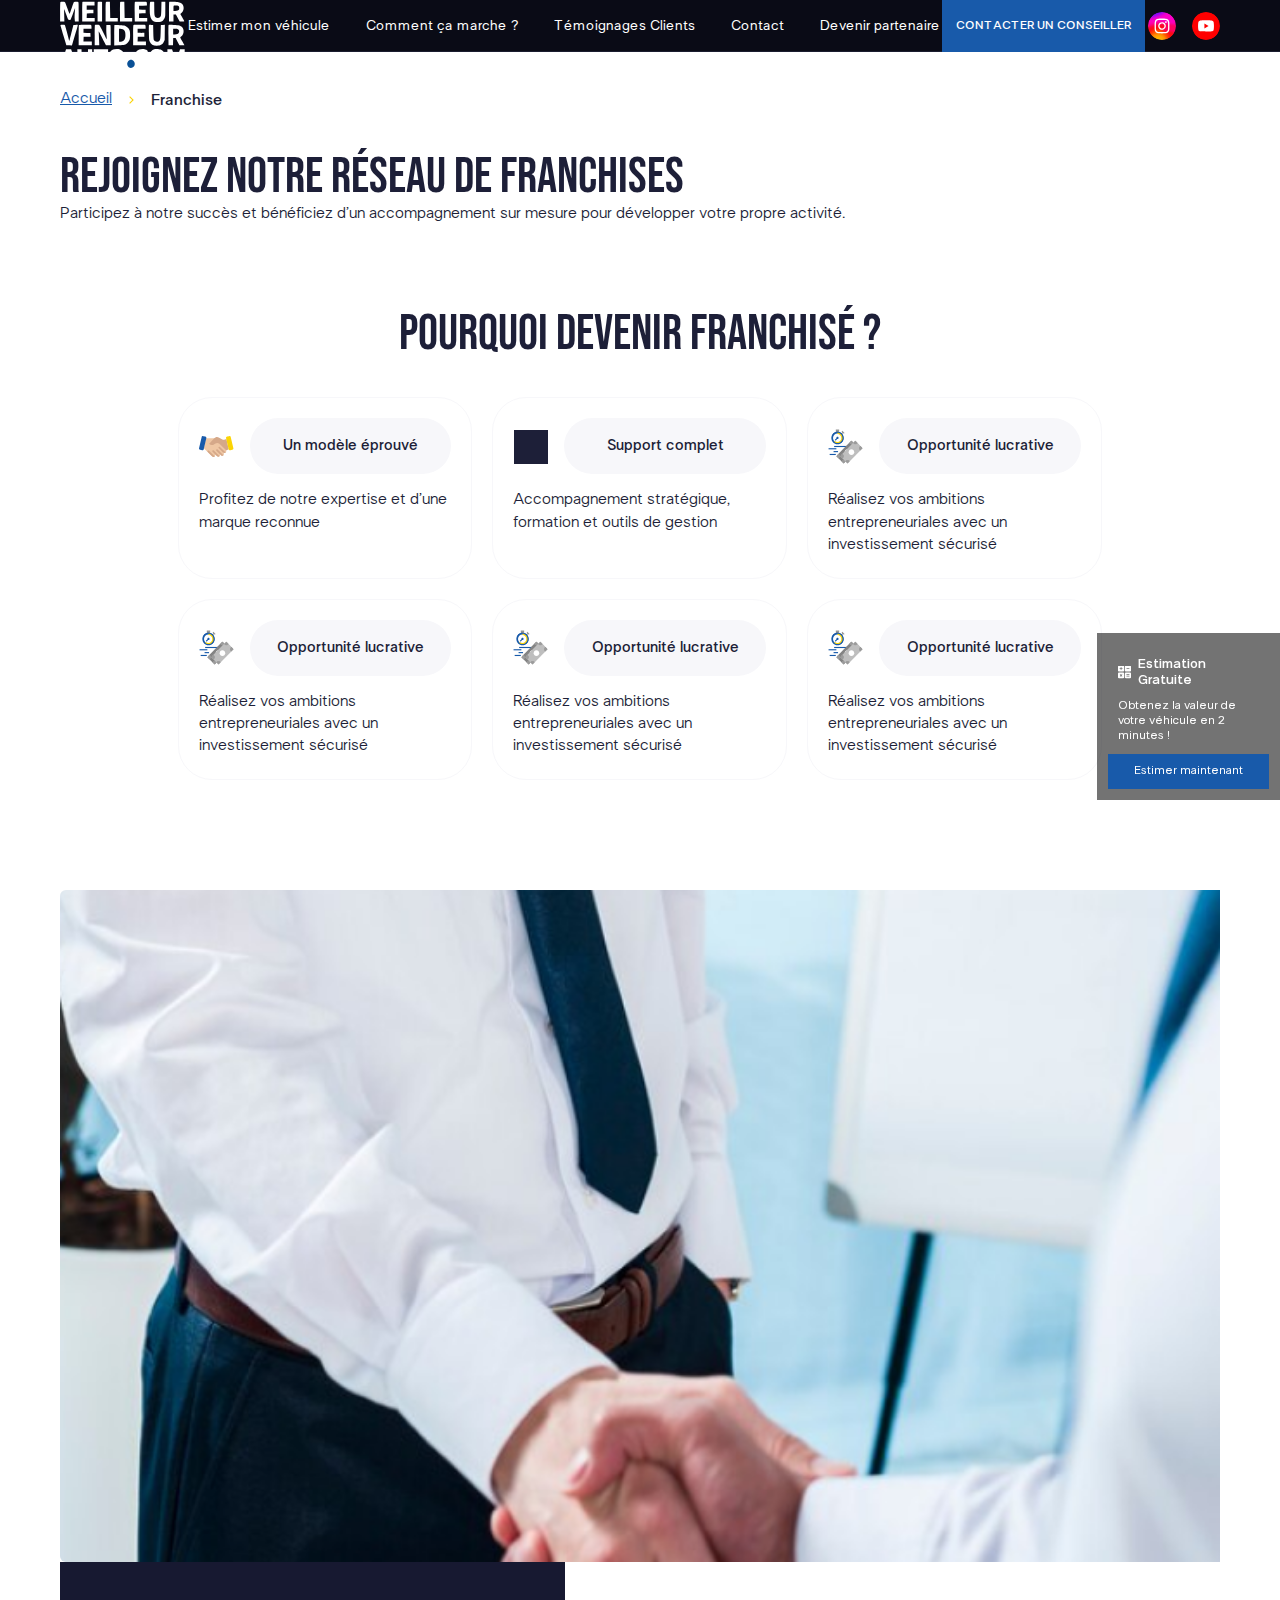
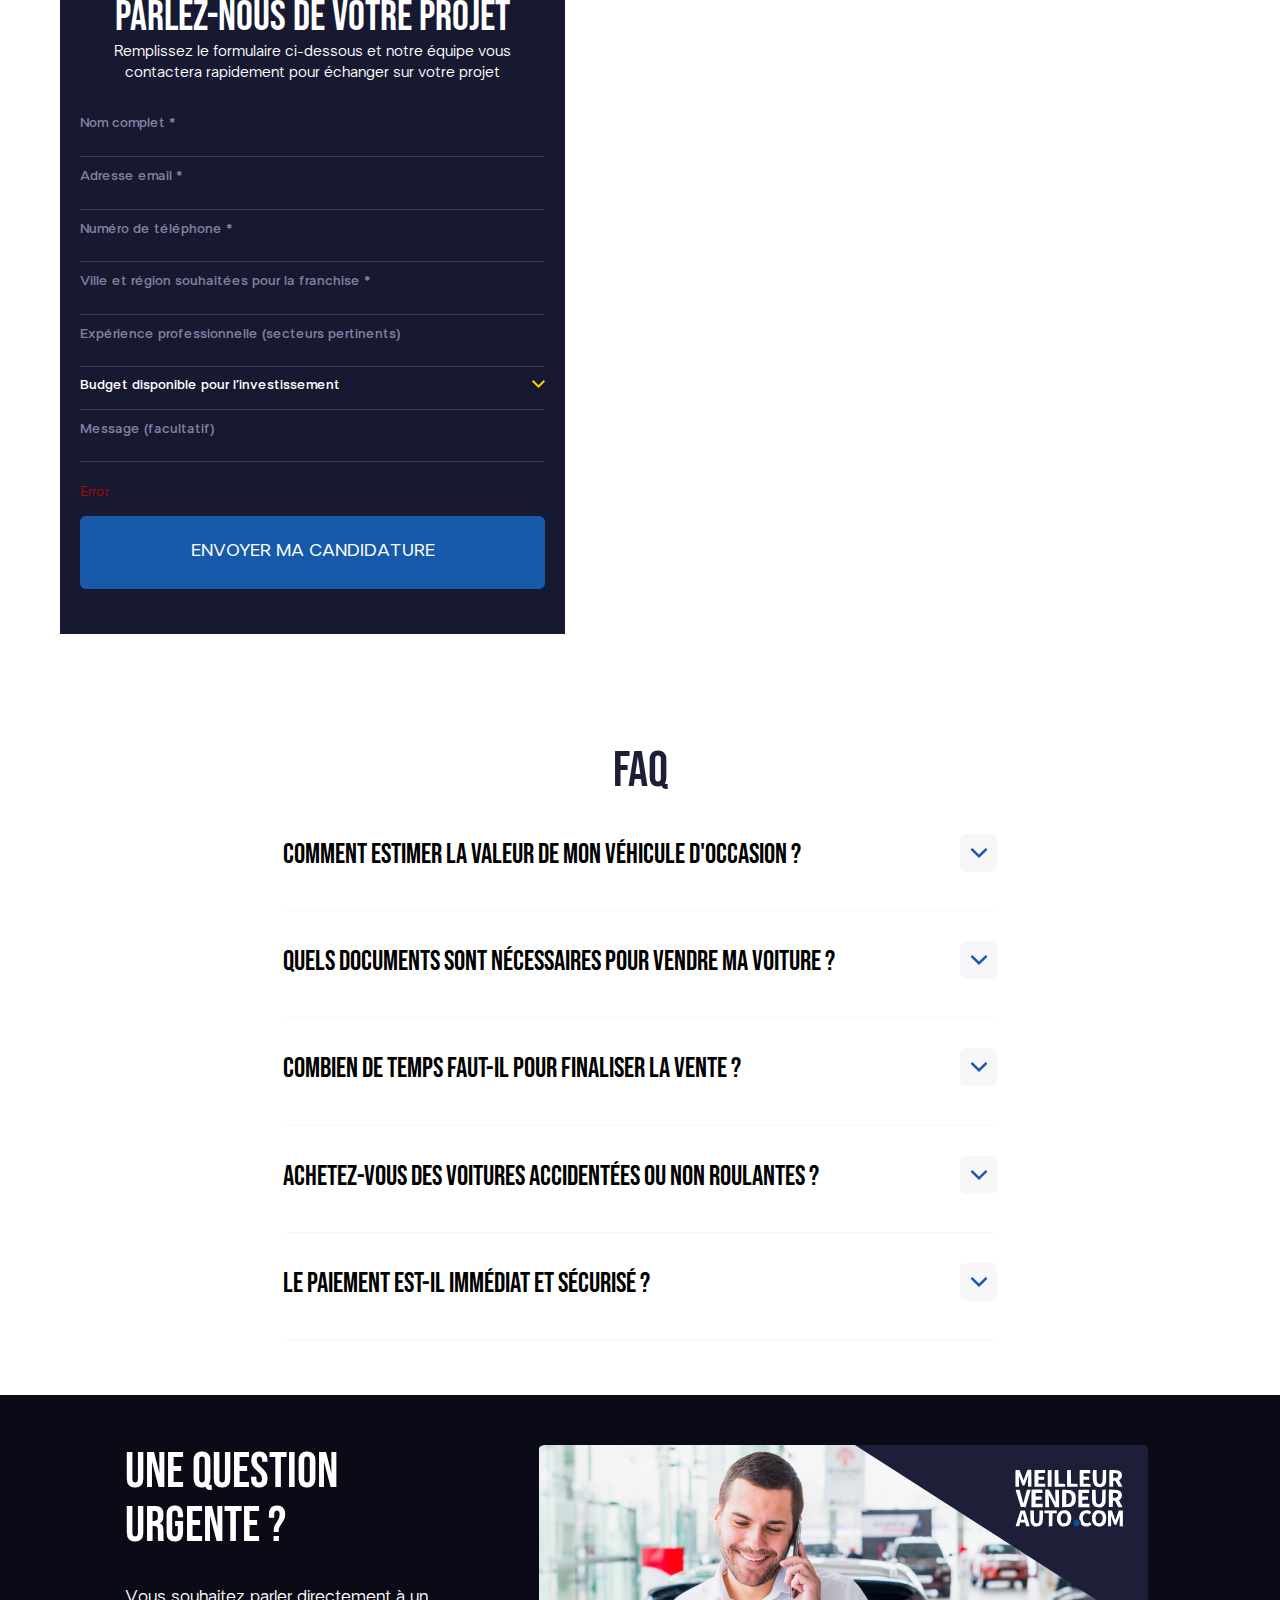
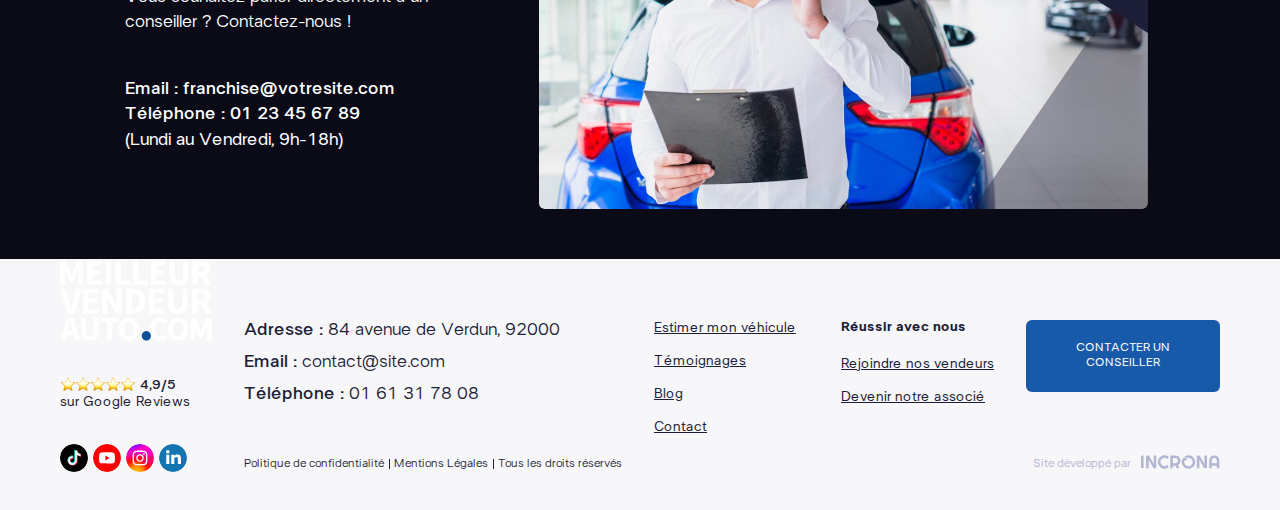
<file: docs/franchise copy.html>
<!DOCTYPE html>
<html lang="fr">

<head>
  <meta charset="UTF-8">
  <meta http-equiv="X-UA-Compatible" content="IE=edge">
  <meta name="viewport" content="width=device-width, initial-scale=1.0">
  <meta name="description" content="Description estimation" />
  <link rel="stylesheet" href="https://cdn.jsdelivr.net/npm/swiper@10/swiper-bundle.min.css" />


  <link rel="preconnect" href="https://fonts.googleapis.com">
  <link rel="preconnect" href="https://fonts.gstatic.com" crossorigin>
  <link href="https://fonts.googleapis.com/css2?family=Plus+Jakarta+Sans:ital,wght@0,200..800;1,200..800&display=swap"
    rel="stylesheet">

  <link rel="stylesheet" href="css/main.min.css">

  <title>Franchise</title>


  <link rel="apple-touch-icon" sizes="57x57" href="img/favicon/apple-icon-57x57.png">
  <link rel="apple-touch-icon" sizes="60x60" href="img/favicon/apple-icon-60x60.png">
  <link rel="apple-touch-icon" sizes="72x72" href="img/favicon/apple-icon-72x72.png">
  <link rel="apple-touch-icon" sizes="76x76" href="img/favicon/apple-icon-76x76.png">
  <link rel="apple-touch-icon" sizes="114x114" href="img/favicon/apple-icon-114x114.png">
  <link rel="apple-touch-icon" sizes="120x120" href="img/favicon/apple-icon-120x120.png">
  <link rel="apple-touch-icon" sizes="144x144" href="img/favicon/apple-icon-144x144.png">
  <link rel="apple-touch-icon" sizes="152x152" href="img/favicon/apple-icon-152x152.png">
  <link rel="apple-touch-icon" sizes="180x180" href="img/favicon/apple-icon-180x180.png">
  <link rel="icon" type="image/png" sizes="192x192" href="img/favicon/android-icon-192x192.png">
  <link rel="icon" type="image/png" sizes="32x32" href="img/favicon/favicon-32x32.png">
  <link rel="icon" type="image/png" sizes="96x96" href="img/favicon/favicon-96x96.png">
  <link rel="icon" type="image/png" sizes="16x16" href="img/favicon/favicon-16x16.png">
  <link rel="manifest" href="img/favicon/manifest.json">
  <meta name="msapplication-TileColor" content="#ffffff">
  <meta name="msapplication-TileImage" content="img/favicon/ms-icon-144x144.png">
  <meta name="theme-color" content="#ffffff">




</head>

<body>
  <div class="wrapper">
    <div class="wrapper__content">


      <header class="header ">
  <div class="container">


    <!-- mobile -->
    <div class="header__mobile">
      <!-- logo  -->
      <div class="header__logo logo">
        <a href="index.html" class="logo__link">
          <img src="img/logo-header.svg" class="logo__img" width="133" height="54">
        </a>
      </div>

      <div class="header__btns">
        <!-- toggle  -->
        <div class="header__toggle toggle ">
          <button class="toggle__button">
            <span></span>
          </button>
        </div>
        <a href="#" class="header__estimation">Estimation Gratuite</a>
      </div>
    </div>

    <!-- dropdown -->
    <div class="header__dropdown">
      <div class="header__dropdown-inner">
        <!-- logo  -->
        <div class="header__logo logo">
          <a href="index.html" class="logo__link">
            <img src="img/logo.svg" class="logo__img" width="133" height="54">
          </a>
        </div>

        <!-- menus -->
        <nav class="header__menu menu">
          <ul>
            <li>
              <a href="#">Estimer mon véhicule</a>
            </li>
            <li>
              <a href="#">Comment ça marche ?</a>
            </li>
            <li>
              <a href="#">Témoignages Clients</a>
            </li>
            <li>
              <a href="#">Contact</a>
            </li>
            <li>
              <a href="#">Devenir partenaire</a>
            </li>
          </ul>
        </nav>

        <!-- button consultation -->
        <a href="#" class="header__btn btn ">Contacter un conseiller</a>

        <!-- socials -->
        <div class="header__socials socials">

          <div class="social social--insagram">
            <a href="#" class="social__link" target="_blank">Insagram</a>
          </div>
          <div class="social social--youtube">
            <a href="#" class="social__link" target="_blank">Youtube</a>
          </div>

        </div>


      </div>
    </div>


  </div>
</header>
      <div class="breadcrumbs">
  <div class="container">
    <ul class="breadcrumbs__list">
      <li class="breadcrumbs__item">
        <a href="index.html">Accueil</a>
      </li>
      <li class="breadcrumbs__item">
        Franchise
      </li>
    </ul>
  </div>
</div>
      <div class="control">
  <div class="container">
    <div class="control__wrapper">
      <h1 class="control__title">
        Rejoignez notre réseau de franchises
      </h1>
      <div class="control__desc">Participez à notre succès et bénéficiez d’un accompagnement sur mesure pour développer
        votre propre activité.</div>
    </div>
  </div>
</div>

      <section class="choose choose--franchise" id="choose">
  <div class="container">
    <div class="choose__wrapper">
      <h2 class="choose__title">
        Pourquoi devenir franchisé ?
      </h2>
      <ul class="choose__list">
        <!-- item  -->
        <li class="choose__item">
          <div class="choose__top">
            <div class="choose__img">
              <img src="img/choose1.svg" alt="">
            </div>
            <div class="choose__desc">
              Un modèle éprouvé
            </div>
          </div>
          <div class="choos__bottom">
            Profitez de notre expertise et d’une marque reconnue
          </div>
        </li>
        <!-- item  -->
        <li class="choose__item">
          <div class="choose__top">
            <div class="choose__img">
              <img src="img/choose2.svg" alt="">
            </div>
            <div class="choose__desc">
              Support complet
            </div>
          </div>
          <div class="choos__bottom">
            Accompagnement stratégique, formation et outils de gestion
          </div>
        </li>
        <!-- item  -->
        <li class="choose__item">
          <div class="choose__top">
            <div class="choose__img">
              <img src="img/choose3.svg" alt="">
            </div>
            <div class="choose__desc">
              Opportunité lucrative
            </div>
          </div>
          <div class="choos__bottom">
            Réalisez vos ambitions entrepreneuriales avec un investissement sécurisé
          </div>
        </li>
        <!-- item  -->
        <li class="choose__item">
          <div class="choose__top">
            <div class="choose__img">
              <img src="img/choose3.svg" alt="">
            </div>
            <div class="choose__desc">
              Opportunité lucrative
            </div>
          </div>
          <div class="choos__bottom">
            Réalisez vos ambitions entrepreneuriales avec un investissement sécurisé
          </div>
        </li>
        <!-- item  -->
        <li class="choose__item">
          <div class="choose__top">
            <div class="choose__img">
              <img src="img/choose3.svg" alt="">
            </div>
            <div class="choose__desc">
              Opportunité lucrative
            </div>
          </div>
          <div class="choos__bottom">
            Réalisez vos ambitions entrepreneuriales avec un investissement sécurisé
          </div>
        </li>
        <!-- item  -->
        <li class="choose__item">
          <div class="choose__top">
            <div class="choose__img">
              <img src="img/choose3.svg" alt="">
            </div>
            <div class="choose__desc">
              Opportunité lucrative
            </div>
          </div>
          <div class="choos__bottom">
            Réalisez vos ambitions entrepreneuriales avec un investissement sécurisé
          </div>
        </li>
      </ul>
    </div>
  </div>
</section>
      <section class="tell">
  <div class="container">
    <div class="tell_wrapper">
      <div class="tell__left">
        <img src="img/tell.png" alt="" class="tell__left-img">
      </div>
      <div class="tell__right">

        <div class="tell__form form">
          <form action="#" class="form__elem">
            <div class="form__inner">

              <div class="form__title">
                Parlez-nous de votre projet
              </div>

              <div class="form__desc">Remplissez le formulaire ci-dessous et notre équipe vous contactera rapidement
                pour échanger sur votre projet</div>

              <div class="form__row">
                <input type="hidden" name="formtype" value="franchise">
                <input type="text" class="form__input js-required" name="full_name" placeholder="Nom complet *">
              </div>

              <div class="form__row">
                <input type="email" class="form__input js-required" name="email" placeholder="Adresse email *">
              </div>

              <div class="form__row">
                <input type="text" class="form__input js-phone js-required" name="phone"
                  placeholder="Numéro de téléphone *">
              </div>

              <div class="form__row">
                <input type="text" class="form__input js-required" name="city_region"
                  placeholder="Ville et région souhaitées pour la franchise *">
              </div>

              <div class="form__row">
                <input type="text" class="form__input" name="experience"
                  placeholder="Expérience professionnelle (secteurs pertinents)">
              </div>

              <div class="form__row">
                <div class="form__select custom-select">
                  <select name="investment_budget">
                    <option value="">Budget disponible pour l’investissement</option>
                    <option value="moins_50000">Moins de 50 000 €</option>
                    <option value="50000_100000">50 000 € - 100 000 €</option>
                    <option value="plus_100000">Plus de 100 000 €</option>
                  </select>
                </div>
              </div>

              <div class="form__row">
                <textarea class="form__input form__input--textarea" name="message"
                  placeholder="Message (facultatif)"></textarea>
              </div>

              <div class="form__row">
                <div class="form__error active ">
                  Error
                </div>
              </div>

              <div class="form__row">
                <button class="form__btn btn" type="submit">
                  ENVOYER MA CANDIDATURE
                </button>
              </div>

            </div>
          </form>
        </div>


      </div>
    </div>
  </div>
</section><section class="faq" id="faq">
  <div class="container">
    <div class="faq__wrapper">
      <h2 class="faq__title">FAQ</h2>

      <ul class="faq__list accordion">
        <!-- item  -->
        <li class="accordion__item">
          <button class="accordion__control" aria-expanded="false">
            <span class="accordion__title">
              Comment estimer la valeur de mon véhicule d'occasion ? </span>
            <span class="accordion__icon"></span>
          </button>
          <div class="accordion__content" aria-hidden="true">
            <p>Lorem Ipsum is simply dummy text of the printing and typesetting industry. Lorem Ipsum has been the
              industry's standard
              dummy text ever since the 1500s, when an unknown printer took a galley of type and scrambled it to make a
              type specimen
              book. It has survived not only five centuries, but also the leap into electronic typesetting, remaining
              essentially
              unchanged. It was popularised in the 1960s with the release of Letraset sheets containing Lorem Ipsum
              passages, and more
              recently with desktop publishing software like Aldus PageMaker including versions of Lorem Ipsum.
            </p>
          </div>
        </li>
        <!-- item  -->
        <li class="accordion__item">
          <button class="accordion__control" aria-expanded="false">
            <span class="accordion__title">
              Quels documents sont nécessaires pour vendre ma voiture ? </span>
            <span class="accordion__icon"></span>
          </button>
          <div class="accordion__content" aria-hidden="true">
            <p>Lorem Ipsum is simply dummy text of the printing and typesetting industry. Lorem Ipsum has been the
              industry's standard
              dummy text ever since the 1500s, when an unknown printer took a galley of type and scrambled it to make a
              type specimen
              book. It has survived not only five centuries, but also the leap into electronic typesetting, remaining
              essentially
              unchanged. It was popularised in the 1960s with the release of Letraset sheets containing Lorem Ipsum
              passages, and more
              recently with desktop publishing software like Aldus PageMaker including versions of Lorem Ipsum.
            </p>
          </div>
        </li>
        <!-- item  -->
        <li class="accordion__item">
          <button class="accordion__control" aria-expanded="false">
            <span class="accordion__title">
              Combien de temps faut-il pour finaliser la vente ? </span>
            <span class="accordion__icon"></span>
          </button>
          <div class="accordion__content" aria-hidden="true">
            <p>Lorem Ipsum is simply dummy text of the printing and typesetting industry. Lorem Ipsum has been the
              industry's standard
              dummy text ever since the 1500s, when an unknown printer took a galley of type and scrambled it to make a
              type specimen
              book. It has survived not only five centuries, but also the leap into electronic typesetting, remaining
              essentially
              unchanged. It was popularised in the 1960s with the release of Letraset sheets containing Lorem Ipsum
              passages, and more
              recently with desktop publishing software like Aldus PageMaker including versions of Lorem Ipsum.
            </p>
          </div>
        </li>
        <!-- item  -->
        <li class="accordion__item">
          <button class="accordion__control" aria-expanded="false">
            <span class="accordion__title">
              Achetez-vous des voitures accidentées ou non roulantes ? </span>
            <span class="accordion__icon"></span>
          </button>
          <div class="accordion__content" aria-hidden="true">
            <p>Lorem Ipsum is simply dummy text of the printing and typesetting industry. Lorem Ipsum has been the
              industry's standard
              dummy text ever since the 1500s, when an unknown printer took a galley of type and scrambled it to make a
              type specimen
              book. It has survived not only five centuries, but also the leap into electronic typesetting, remaining
              essentially
              unchanged. It was popularised in the 1960s with the release of Letraset sheets containing Lorem Ipsum
              passages, and more
              recently with desktop publishing software like Aldus PageMaker including versions of Lorem Ipsum.
            </p>
          </div>
        </li>
        <!-- item  -->
        <li class="accordion__item">
          <button class="accordion__control" aria-expanded="false">
            <span class="accordion__title">
              Le paiement est-il immédiat et sécurisé ? </span>
            <span class="accordion__icon"></span>
          </button>
          <div class="accordion__content" aria-hidden="true">
            <p>Lorem Ipsum is simply dummy text of the printing and typesetting industry. Lorem Ipsum has been the
              industry's standard
              dummy text ever since the 1500s, when an unknown printer took a galley of type and scrambled it to make a
              type specimen
              book. It has survived not only five centuries, but also the leap into electronic typesetting, remaining
              essentially
              unchanged. It was popularised in the 1960s with the release of Letraset sheets containing Lorem Ipsum
              passages, and more
              recently with desktop publishing software like Aldus PageMaker including versions of Lorem Ipsum.
            </p>
          </div>
        </li>
      </ul>
    </div>
  </div>
</section>
      <section class="meeting" id="meeting">
  <div class="container">
    <div class="meeting__wrapper">
      <!-- left  -->
      <div class="meeting__left">
        <h2 class="meeting__title">
          Une question<br> urgente ?
        </h2>
        <div class="meeting__subtitle">
          Vous souhaitez parler directement à un conseiller ? Contactez-nous !
        </div>
        <div class="meeting__addresses">
          <div>Email : <a href="mailto:franchise@votresite.com">franchise@votresite.com</a></div>
          <div>Téléphone : <a href="tel:+0123456789">01 23 45 67 89</a></div>
          <div class="meeting__addresses-text">(Lundi au Vendredi, 9h-18h)</div>
        </div>
      </div>
      <!-- right  -->
      <div class="meeting__right">
        <!-- img -->
        <div class="meeting__img">
          <img src="img/meeting.png" alt="Meeting" class="meeting__img-elem">
        </div>
      </div>
    </div>
  </div>
</section>



    </div>

    <footer class="footer" id="footer">
  <div class="container">
    <div class="footer__wrapper">
      <div class="footer__col">
        <!-- logo  -->
        <div class="footer__logo">
          <img src="img/logo.svg" alt="" class="footer__logo-img" width="152" height="84">
        </div>
        <!-- google reviews  -->
        <div class="footer__google-reviews">
          <div class="footer__google-reviews-top">
            <div class="footer__google-reviews-stars">
              <span class="footer__google-reviews-star"></span><span class="footer__google-reviews-star"></span><span
                class="footer__google-reviews-star"></span><span class="footer__google-reviews-star"></span><span
                class="footer__google-reviews-star"></span>
            </div>
            <span class="footer__google-reviews-rate">
              4,9/5
            </span>
          </div>
          <div class="footer__google-reviews-bottom">
            sur Google Reviews
          </div>
        </div>
        <!-- socials -->
        <div class="footer__socials socials">
          <div class="social social--tiktok">
            <a href="#" class="social__link" target="_blank">Tiktok</a>
          </div>
          <div class="social social--youtube">
            <a href="#" class="social__link" target="_blank">Youtube</a>
          </div>
          <div class="social social--insagram">
            <a href="#" class="social__link" target="_blank">Insagram</a>
          </div>
          <div class="social social--linkedin">
            <a href="#" class="social__link" target="_blank">Linkedin</a>
          </div>
        </div>
      </div>
      <div class="footer__col">
        <!-- addresses -->
        <div class="footer__adresses">
          <div class="footer__addresse">
            <span>Adresse : </span> 84 avenue de Verdun, 92000
          </div>
          <div class="footer__addresse">
            <span>Email : </span> <a href="mailto:contact@site.com">contact@site.com</a>
          </div>
          <div class="footer__addresse">
            <span>Téléphone : </span> <a href="tel:0161317808">01 61 31 78 08</a>
          </div>
        </div>
        <!-- links  -->
        <div class="footer__links footer__links--desktop">
          <a href="#" class="footer__link">Politique de confidentialité</a>
          <a href="#" class="footer__link">Mentions Légales</a>
          <div class="footer__link">Tous les droits réservés
          </div>
        </div>
      </div>
      <div class="footer__col">
        <div class="footer__menus">
          <ul>
            <li>
              <a href="#">Estimer mon véhicule</a>
            </li>
            <li>
              <a href="#">Témoignages</a>
            </li>
            <li>
              <a href="#">Blog</a>
            </li>
            <li>
              <a href="#">Contact</a>
            </li>
          </ul>
        </div>
        <div class="footer__menus">
          <div class="footer__menus-label">
            Réussir avec nous
          </div>
          <ul>
            <li>
              <a href="#">Rejoindre nos vendeurs</a>
            </li>
            <li>
              <a href="#">Devenir notre associé</a>
            </li>
          </ul>
        </div>
      </div>
      <div class="footer__col">
        <div class="footer__btn-wrap">
          <a href="#" class="btn footer__btn">Contacter un conseiller</a>
        </div>

        <div class="footer__links footer__links--mobile">
          <a href="#" class="footer__link">Politique de confidentialité</a>
          <a href="#" class="footer__link">Mentions Légales</a>
          <div class="footer__link">Tous les droits réservés
          </div>
        </div>

        <a href="#" class="footer__develop">
          <span>Site développé par</span>
          <img src="img/incrona.svg" alt="Incrona" width="79" height="16">
        </a>

      </div>
    </div>
  </div>


  <div class="fix-block">
    <div class="fix-block__top">
      <div class="fix-block__top-title">
        Estimation Gratuite
      </div>
      <div class="fix-block__top-text">
        Obtenez la valeur de votre véhicule en 2 minutes !
      </div>
    </div>
    <a href="#" class="fix-block__btn btn">
      Estimer maintenant
    </a>
  </div>

  <div class="modal " id="modal-video">
    <div class="modal__close">
      <img src="img/hero-video-close.svg" alt="close button">
    </div>
    <div class="modal__content">


      <div class="modal__inner">
        <!-- pause -->
        <div class="modal__video video">


        </div>
      </div>
    </div>
  </div>

</footer>
<script src="https://cdn.jsdelivr.net/npm/swiper@10/swiper-bundle.min.js"></script>
<script src="js/bundle.min.js"></script>
  </div>
</body>

</html>
</file>
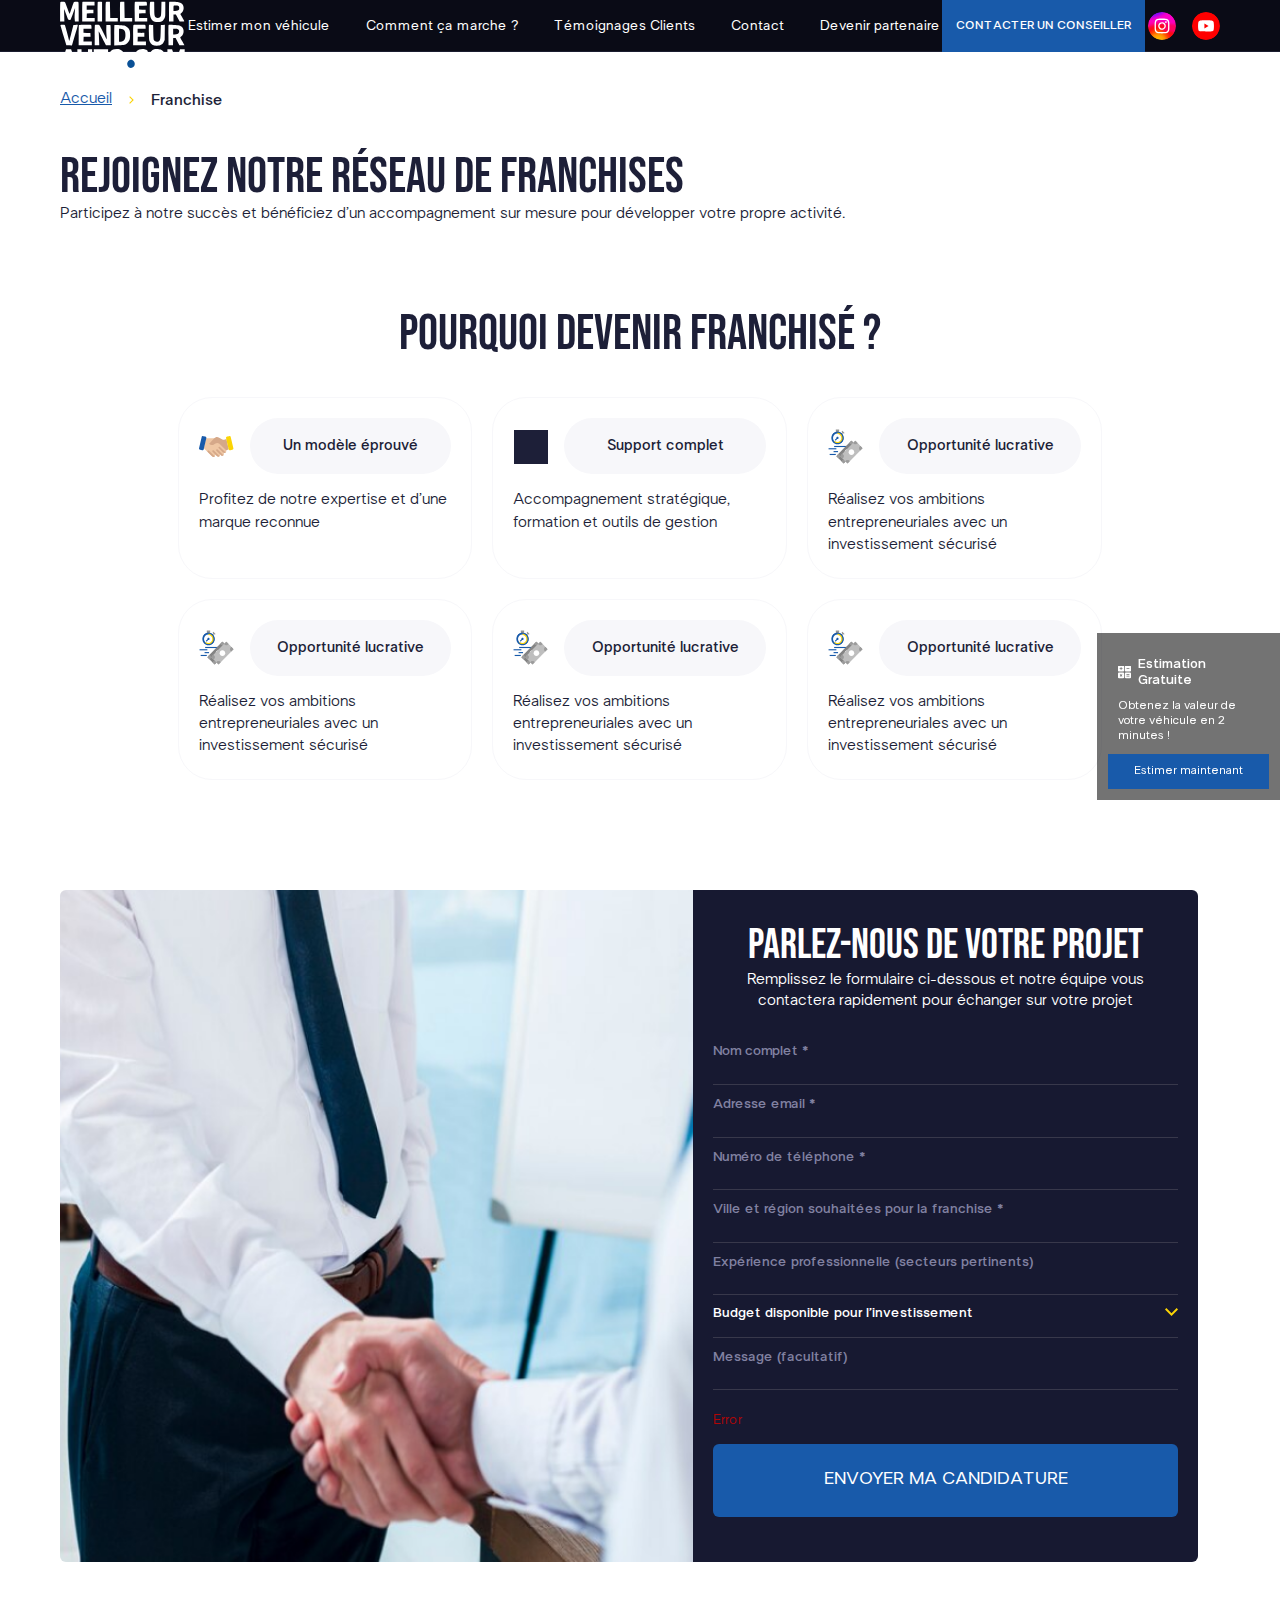
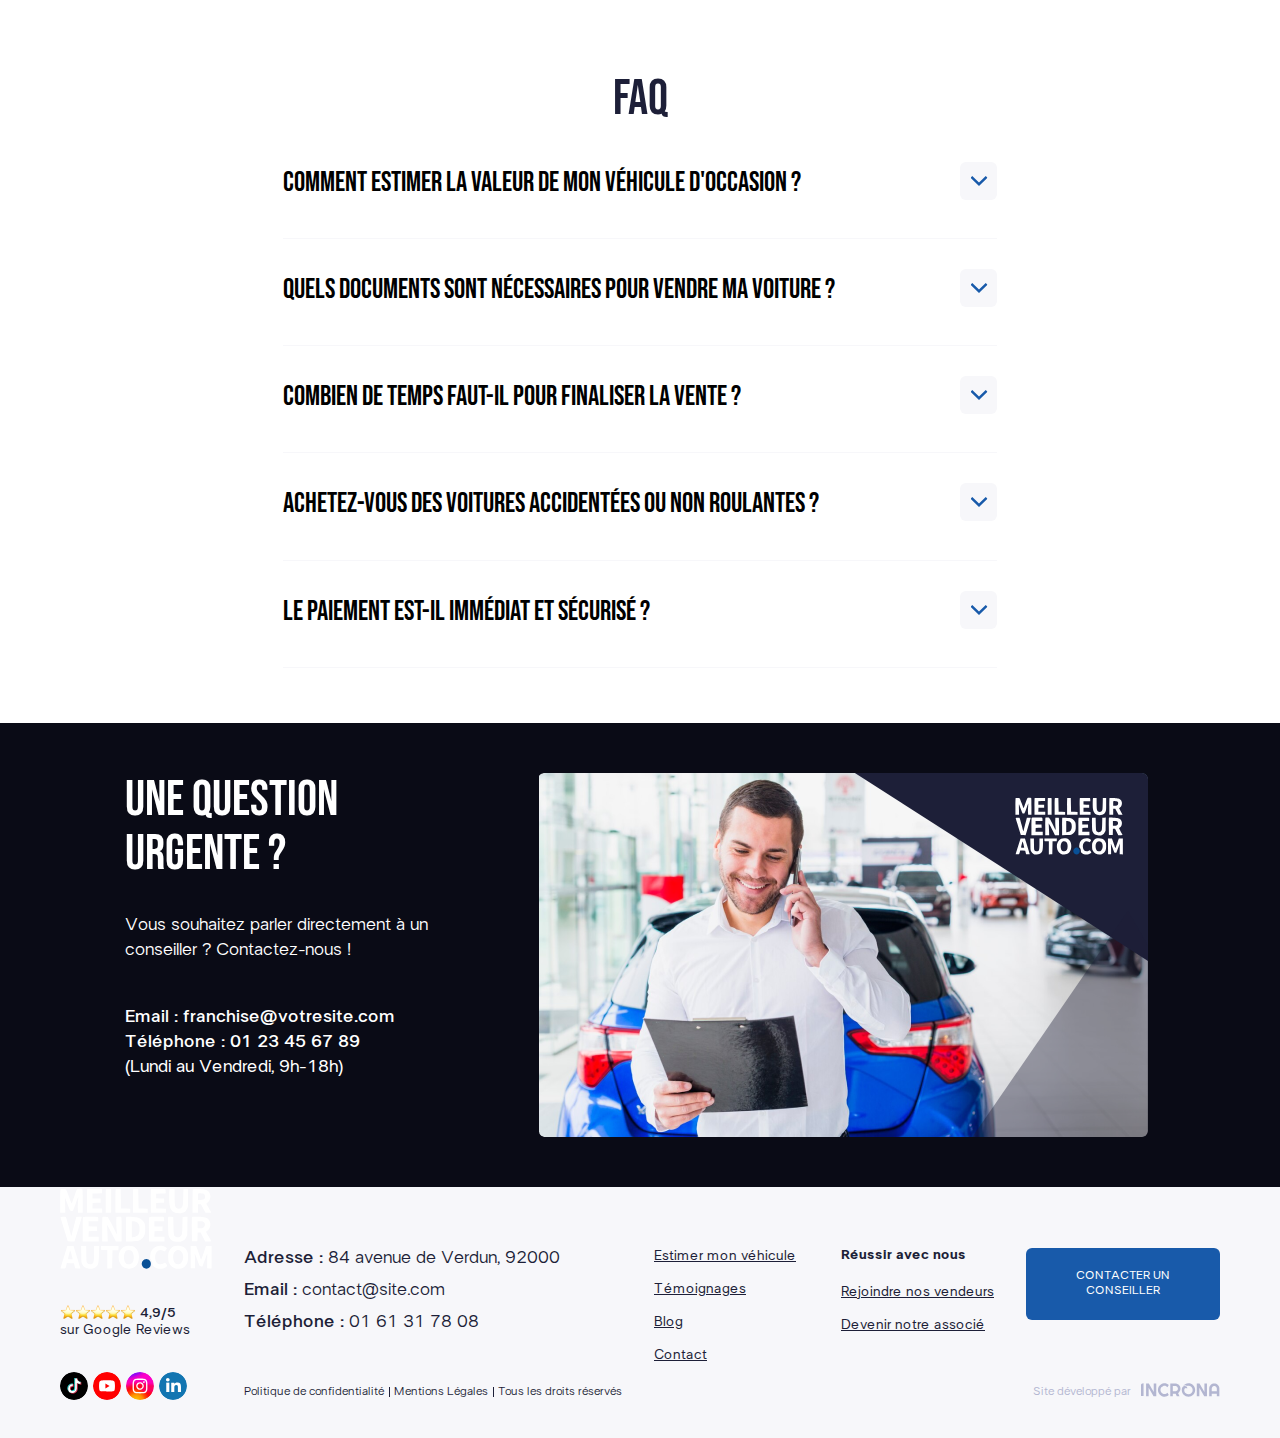
<file: docs/franchise.html>
<!DOCTYPE html>
<html lang="fr">

<head>
  <meta charset="UTF-8">
  <meta http-equiv="X-UA-Compatible" content="IE=edge">
  <meta name="viewport" content="width=device-width, initial-scale=1.0">
  <meta name="description" content="Description Franchise" />
  <link rel="stylesheet" href="https://cdn.jsdelivr.net/npm/swiper@10/swiper-bundle.min.css" />


  <link rel="preconnect" href="https://fonts.googleapis.com">
  <link rel="preconnect" href="https://fonts.gstatic.com" crossorigin>
  <link href="https://fonts.googleapis.com/css2?family=Plus+Jakarta+Sans:ital,wght@0,200..800;1,200..800&display=swap"
    rel="stylesheet">

  <link rel="stylesheet" href="css/main.min.css">

  <title>Franchise</title>


  <link rel="apple-touch-icon" sizes="57x57" href="img/favicon/apple-icon-57x57.png">
  <link rel="apple-touch-icon" sizes="60x60" href="img/favicon/apple-icon-60x60.png">
  <link rel="apple-touch-icon" sizes="72x72" href="img/favicon/apple-icon-72x72.png">
  <link rel="apple-touch-icon" sizes="76x76" href="img/favicon/apple-icon-76x76.png">
  <link rel="apple-touch-icon" sizes="114x114" href="img/favicon/apple-icon-114x114.png">
  <link rel="apple-touch-icon" sizes="120x120" href="img/favicon/apple-icon-120x120.png">
  <link rel="apple-touch-icon" sizes="144x144" href="img/favicon/apple-icon-144x144.png">
  <link rel="apple-touch-icon" sizes="152x152" href="img/favicon/apple-icon-152x152.png">
  <link rel="apple-touch-icon" sizes="180x180" href="img/favicon/apple-icon-180x180.png">
  <link rel="icon" type="image/png" sizes="192x192" href="img/favicon/android-icon-192x192.png">
  <link rel="icon" type="image/png" sizes="32x32" href="img/favicon/favicon-32x32.png">
  <link rel="icon" type="image/png" sizes="96x96" href="img/favicon/favicon-96x96.png">
  <link rel="icon" type="image/png" sizes="16x16" href="img/favicon/favicon-16x16.png">
  <link rel="manifest" href="img/favicon/manifest.json">
  <meta name="msapplication-TileColor" content="#ffffff">
  <meta name="msapplication-TileImage" content="img/favicon/ms-icon-144x144.png">
  <meta name="theme-color" content="#ffffff">




</head>

<body>
  <div class="wrapper">
    <div class="wrapper__content">


      <header class="header ">
  <div class="container">


    <!-- mobile -->
    <div class="header__mobile">
      <!-- logo  -->
      <div class="header__logo logo">
        <a href="index.html" class="logo__link">
          <img src="img/logo-header.svg" class="logo__img" width="133" height="54">
        </a>
      </div>

      <div class="header__btns">
        <!-- toggle  -->
        <div class="header__toggle toggle ">
          <button class="toggle__button">
            <span></span>
          </button>
        </div>
        <a href="#" class="header__estimation">Estimation Gratuite</a>
      </div>
    </div>

    <!-- dropdown -->
    <div class="header__dropdown">
      <div class="header__dropdown-inner">
        <!-- logo  -->
        <div class="header__logo logo">
          <a href="index.html" class="logo__link">
            <img src="img/logo.svg" class="logo__img" width="133" height="54">
          </a>
        </div>

        <!-- menus -->
        <nav class="header__menu menu">
          <ul>
            <li>
              <a href="#">Estimer mon véhicule</a>
            </li>
            <li>
              <a href="#">Comment ça marche ?</a>
            </li>
            <li>
              <a href="#">Témoignages Clients</a>
            </li>
            <li>
              <a href="#">Contact</a>
            </li>
            <li>
              <a href="#">Devenir partenaire</a>
            </li>
          </ul>
        </nav>

        <!-- button consultation -->
        <a href="#" class="header__btn btn ">Contacter un conseiller</a>

        <!-- socials -->
        <div class="header__socials socials">

          <div class="social social--insagram">
            <a href="#" class="social__link" target="_blank">Insagram</a>
          </div>
          <div class="social social--youtube">
            <a href="#" class="social__link" target="_blank">Youtube</a>
          </div>

        </div>


      </div>
    </div>


  </div>
</header>
      <div class="breadcrumbs">
  <div class="container">
    <ul class="breadcrumbs__list">
      <li class="breadcrumbs__item">
        <a href="index.html">Accueil</a>
      </li>
      <li class="breadcrumbs__item">
        Franchise
      </li>
    </ul>
  </div>
</div>
      <div class="control">
  <div class="container">
    <div class="control__wrapper">
      <h1 class="control__title">
        Rejoignez notre réseau de franchises
      </h1>
      <div class="control__desc">Participez à notre succès et bénéficiez d’un accompagnement sur mesure pour développer
        votre propre activité.</div>
    </div>
  </div>
</div>

      <section class="choose choose--franchise" id="choose">
  <div class="container">
    <div class="choose__wrapper">
      <h2 class="choose__title">
        Pourquoi devenir franchisé ?
      </h2>
      <ul class="choose__list">
        <!-- item  -->
        <li class="choose__item">
          <div class="choose__top">
            <div class="choose__img">
              <img src="img/choose1.svg" alt="">
            </div>
            <div class="choose__desc">
              Un modèle éprouvé
            </div>
          </div>
          <div class="choos__bottom">
            Profitez de notre expertise et d’une marque reconnue
          </div>
        </li>
        <!-- item  -->
        <li class="choose__item">
          <div class="choose__top">
            <div class="choose__img">
              <img src="img/choose2.svg" alt="">
            </div>
            <div class="choose__desc">
              Support complet
            </div>
          </div>
          <div class="choos__bottom">
            Accompagnement stratégique, formation et outils de gestion
          </div>
        </li>
        <!-- item  -->
        <li class="choose__item">
          <div class="choose__top">
            <div class="choose__img">
              <img src="img/choose3.svg" alt="">
            </div>
            <div class="choose__desc">
              Opportunité lucrative
            </div>
          </div>
          <div class="choos__bottom">
            Réalisez vos ambitions entrepreneuriales avec un investissement sécurisé
          </div>
        </li>
        <!-- item  -->
        <li class="choose__item">
          <div class="choose__top">
            <div class="choose__img">
              <img src="img/choose3.svg" alt="">
            </div>
            <div class="choose__desc">
              Opportunité lucrative
            </div>
          </div>
          <div class="choos__bottom">
            Réalisez vos ambitions entrepreneuriales avec un investissement sécurisé
          </div>
        </li>
        <!-- item  -->
        <li class="choose__item">
          <div class="choose__top">
            <div class="choose__img">
              <img src="img/choose3.svg" alt="">
            </div>
            <div class="choose__desc">
              Opportunité lucrative
            </div>
          </div>
          <div class="choos__bottom">
            Réalisez vos ambitions entrepreneuriales avec un investissement sécurisé
          </div>
        </li>
        <!-- item  -->
        <li class="choose__item">
          <div class="choose__top">
            <div class="choose__img">
              <img src="img/choose3.svg" alt="">
            </div>
            <div class="choose__desc">
              Opportunité lucrative
            </div>
          </div>
          <div class="choos__bottom">
            Réalisez vos ambitions entrepreneuriales avec un investissement sécurisé
          </div>
        </li>
      </ul>
    </div>
  </div>
</section>
      <section class="tell">
  <div class="container">
    <div class="tell__wrapper">
      <div class="tell__left">
        <img src="img/tell.png" alt="" class="tell__left-img">
      </div>
      <div class="tell__right">

        <div class="tell__form form">
          <form action="#" class="form__elem">
            <div class="form__inner">

              <div class="form__title">
                Parlez-nous de votre projet
              </div>

              <div class="form__desc">Remplissez le formulaire ci-dessous et notre équipe vous contactera rapidement
                pour échanger sur votre projet</div>

              <div class="form__row">
                <input type="hidden" name="formtype" value="franchise">
                <input type="text" class="form__input js-required" name="full_name" placeholder="Nom complet *">
              </div>

              <div class="form__row">
                <input type="email" class="form__input js-required" name="email" placeholder="Adresse email *">
              </div>

              <div class="form__row">
                <input type="text" class="form__input js-phone js-required" name="phone"
                  placeholder="Numéro de téléphone *">
              </div>

              <div class="form__row">
                <input type="text" class="form__input js-required" name="city_region"
                  placeholder="Ville et région souhaitées pour la franchise *">
              </div>

              <div class="form__row">
                <input type="text" class="form__input" name="experience"
                  placeholder="Expérience professionnelle (secteurs pertinents)">
              </div>

              <div class="form__row">
                <div class="form__select custom-select">
                  <select name="investment_budget">
                    <option value="">Budget disponible pour l’investissement</option>
                    <option value="moins_50000">Moins de 50 000 €</option>
                    <option value="50000_100000">50 000 € - 100 000 €</option>
                    <option value="plus_100000">Plus de 100 000 €</option>
                  </select>
                </div>
              </div>

              <div class="form__row">
                <textarea class="form__input form__input--textarea" name="message"
                  placeholder="Message (facultatif)"></textarea>
              </div>

              <div class="form__row">
                <div class="form__error active ">
                  Error
                </div>
              </div>

              <div class="form__row">
                <button class="form__btn btn" type="submit">
                  ENVOYER MA CANDIDATURE
                </button>
              </div>

            </div>
          </form>
        </div>


      </div>
    </div>
  </div>
</section><section class="faq" id="faq">
  <div class="container">
    <div class="faq__wrapper">
      <h2 class="faq__title">FAQ</h2>

      <ul class="faq__list accordion">
        <!-- item  -->
        <li class="accordion__item">
          <button class="accordion__control" aria-expanded="false">
            <span class="accordion__title">
              Comment estimer la valeur de mon véhicule d'occasion ? </span>
            <span class="accordion__icon"></span>
          </button>
          <div class="accordion__content" aria-hidden="true">
            <p>Lorem Ipsum is simply dummy text of the printing and typesetting industry. Lorem Ipsum has been the
              industry's standard
              dummy text ever since the 1500s, when an unknown printer took a galley of type and scrambled it to make a
              type specimen
              book. It has survived not only five centuries, but also the leap into electronic typesetting, remaining
              essentially
              unchanged. It was popularised in the 1960s with the release of Letraset sheets containing Lorem Ipsum
              passages, and more
              recently with desktop publishing software like Aldus PageMaker including versions of Lorem Ipsum.
            </p>
          </div>
        </li>
        <!-- item  -->
        <li class="accordion__item">
          <button class="accordion__control" aria-expanded="false">
            <span class="accordion__title">
              Quels documents sont nécessaires pour vendre ma voiture ? </span>
            <span class="accordion__icon"></span>
          </button>
          <div class="accordion__content" aria-hidden="true">
            <p>Lorem Ipsum is simply dummy text of the printing and typesetting industry. Lorem Ipsum has been the
              industry's standard
              dummy text ever since the 1500s, when an unknown printer took a galley of type and scrambled it to make a
              type specimen
              book. It has survived not only five centuries, but also the leap into electronic typesetting, remaining
              essentially
              unchanged. It was popularised in the 1960s with the release of Letraset sheets containing Lorem Ipsum
              passages, and more
              recently with desktop publishing software like Aldus PageMaker including versions of Lorem Ipsum.
            </p>
          </div>
        </li>
        <!-- item  -->
        <li class="accordion__item">
          <button class="accordion__control" aria-expanded="false">
            <span class="accordion__title">
              Combien de temps faut-il pour finaliser la vente ? </span>
            <span class="accordion__icon"></span>
          </button>
          <div class="accordion__content" aria-hidden="true">
            <p>Lorem Ipsum is simply dummy text of the printing and typesetting industry. Lorem Ipsum has been the
              industry's standard
              dummy text ever since the 1500s, when an unknown printer took a galley of type and scrambled it to make a
              type specimen
              book. It has survived not only five centuries, but also the leap into electronic typesetting, remaining
              essentially
              unchanged. It was popularised in the 1960s with the release of Letraset sheets containing Lorem Ipsum
              passages, and more
              recently with desktop publishing software like Aldus PageMaker including versions of Lorem Ipsum.
            </p>
          </div>
        </li>
        <!-- item  -->
        <li class="accordion__item">
          <button class="accordion__control" aria-expanded="false">
            <span class="accordion__title">
              Achetez-vous des voitures accidentées ou non roulantes ? </span>
            <span class="accordion__icon"></span>
          </button>
          <div class="accordion__content" aria-hidden="true">
            <p>Lorem Ipsum is simply dummy text of the printing and typesetting industry. Lorem Ipsum has been the
              industry's standard
              dummy text ever since the 1500s, when an unknown printer took a galley of type and scrambled it to make a
              type specimen
              book. It has survived not only five centuries, but also the leap into electronic typesetting, remaining
              essentially
              unchanged. It was popularised in the 1960s with the release of Letraset sheets containing Lorem Ipsum
              passages, and more
              recently with desktop publishing software like Aldus PageMaker including versions of Lorem Ipsum.
            </p>
          </div>
        </li>
        <!-- item  -->
        <li class="accordion__item">
          <button class="accordion__control" aria-expanded="false">
            <span class="accordion__title">
              Le paiement est-il immédiat et sécurisé ? </span>
            <span class="accordion__icon"></span>
          </button>
          <div class="accordion__content" aria-hidden="true">
            <p>Lorem Ipsum is simply dummy text of the printing and typesetting industry. Lorem Ipsum has been the
              industry's standard
              dummy text ever since the 1500s, when an unknown printer took a galley of type and scrambled it to make a
              type specimen
              book. It has survived not only five centuries, but also the leap into electronic typesetting, remaining
              essentially
              unchanged. It was popularised in the 1960s with the release of Letraset sheets containing Lorem Ipsum
              passages, and more
              recently with desktop publishing software like Aldus PageMaker including versions of Lorem Ipsum.
            </p>
          </div>
        </li>
      </ul>
    </div>
  </div>
</section>
      <section class="meeting" id="meeting">
  <div class="container">
    <div class="meeting__wrapper">
      <!-- left  -->
      <div class="meeting__left">
        <h2 class="meeting__title">
          Une question<br> urgente ?
        </h2>
        <div class="meeting__subtitle">
          Vous souhaitez parler directement à un conseiller ? Contactez-nous !
        </div>
        <div class="meeting__addresses">
          <div>Email : <a href="mailto:franchise@votresite.com">franchise@votresite.com</a></div>
          <div>Téléphone : <a href="tel:+0123456789">01 23 45 67 89</a></div>
          <div class="meeting__addresses-text">(Lundi au Vendredi, 9h-18h)</div>
        </div>
      </div>
      <!-- right  -->
      <div class="meeting__right">
        <!-- img -->
        <div class="meeting__img">
          <img src="img/meeting.png" alt="Meeting" class="meeting__img-elem">
        </div>
      </div>
    </div>
  </div>
</section>



    </div>

    <footer class="footer" id="footer">
  <div class="container">
    <div class="footer__wrapper">
      <div class="footer__col">
        <!-- logo  -->
        <div class="footer__logo">
          <img src="img/logo.svg" alt="" class="footer__logo-img" width="152" height="84">
        </div>
        <!-- google reviews  -->
        <div class="footer__google-reviews">
          <div class="footer__google-reviews-top">
            <div class="footer__google-reviews-stars">
              <span class="footer__google-reviews-star"></span><span class="footer__google-reviews-star"></span><span
                class="footer__google-reviews-star"></span><span class="footer__google-reviews-star"></span><span
                class="footer__google-reviews-star"></span>
            </div>
            <span class="footer__google-reviews-rate">
              4,9/5
            </span>
          </div>
          <div class="footer__google-reviews-bottom">
            sur Google Reviews
          </div>
        </div>
        <!-- socials -->
        <div class="footer__socials socials">
          <div class="social social--tiktok">
            <a href="#" class="social__link" target="_blank">Tiktok</a>
          </div>
          <div class="social social--youtube">
            <a href="#" class="social__link" target="_blank">Youtube</a>
          </div>
          <div class="social social--insagram">
            <a href="#" class="social__link" target="_blank">Insagram</a>
          </div>
          <div class="social social--linkedin">
            <a href="#" class="social__link" target="_blank">Linkedin</a>
          </div>
        </div>
      </div>
      <div class="footer__col">
        <!-- addresses -->
        <div class="footer__adresses">
          <div class="footer__addresse">
            <span>Adresse : </span> 84 avenue de Verdun, 92000
          </div>
          <div class="footer__addresse">
            <span>Email : </span> <a href="mailto:contact@site.com">contact@site.com</a>
          </div>
          <div class="footer__addresse">
            <span>Téléphone : </span> <a href="tel:0161317808">01 61 31 78 08</a>
          </div>
        </div>
        <!-- links  -->
        <div class="footer__links footer__links--desktop">
          <a href="#" class="footer__link">Politique de confidentialité</a>
          <a href="#" class="footer__link">Mentions Légales</a>
          <div class="footer__link">Tous les droits réservés
          </div>
        </div>
      </div>
      <div class="footer__col">
        <div class="footer__menus">
          <ul>
            <li>
              <a href="#">Estimer mon véhicule</a>
            </li>
            <li>
              <a href="#">Témoignages</a>
            </li>
            <li>
              <a href="#">Blog</a>
            </li>
            <li>
              <a href="#">Contact</a>
            </li>
          </ul>
        </div>
        <div class="footer__menus">
          <div class="footer__menus-label">
            Réussir avec nous
          </div>
          <ul>
            <li>
              <a href="#">Rejoindre nos vendeurs</a>
            </li>
            <li>
              <a href="#">Devenir notre associé</a>
            </li>
          </ul>
        </div>
      </div>
      <div class="footer__col">
        <div class="footer__btn-wrap">
          <a href="#" class="btn footer__btn">Contacter un conseiller</a>
        </div>

        <div class="footer__links footer__links--mobile">
          <a href="#" class="footer__link">Politique de confidentialité</a>
          <a href="#" class="footer__link">Mentions Légales</a>
          <div class="footer__link">Tous les droits réservés
          </div>
        </div>

        <a href="#" class="footer__develop">
          <span>Site développé par</span>
          <img src="img/incrona.svg" alt="Incrona" width="79" height="16">
        </a>

      </div>
    </div>
  </div>


  <div class="fix-block">
    <div class="fix-block__top">
      <div class="fix-block__top-title">
        Estimation Gratuite
      </div>
      <div class="fix-block__top-text">
        Obtenez la valeur de votre véhicule en 2 minutes !
      </div>
    </div>
    <a href="#" class="fix-block__btn btn">
      Estimer maintenant
    </a>
  </div>

  <div class="modal " id="modal-video">
    <div class="modal__close">
      <img src="img/hero-video-close.svg" alt="close button">
    </div>
    <div class="modal__content">


      <div class="modal__inner">
        <!-- pause -->
        <div class="modal__video video">


        </div>
      </div>
    </div>
  </div>

</footer>
<script src="https://cdn.jsdelivr.net/npm/swiper@10/swiper-bundle.min.js"></script>
<script src="js/bundle.min.js"></script>
  </div>
</body>

</html>
</file>
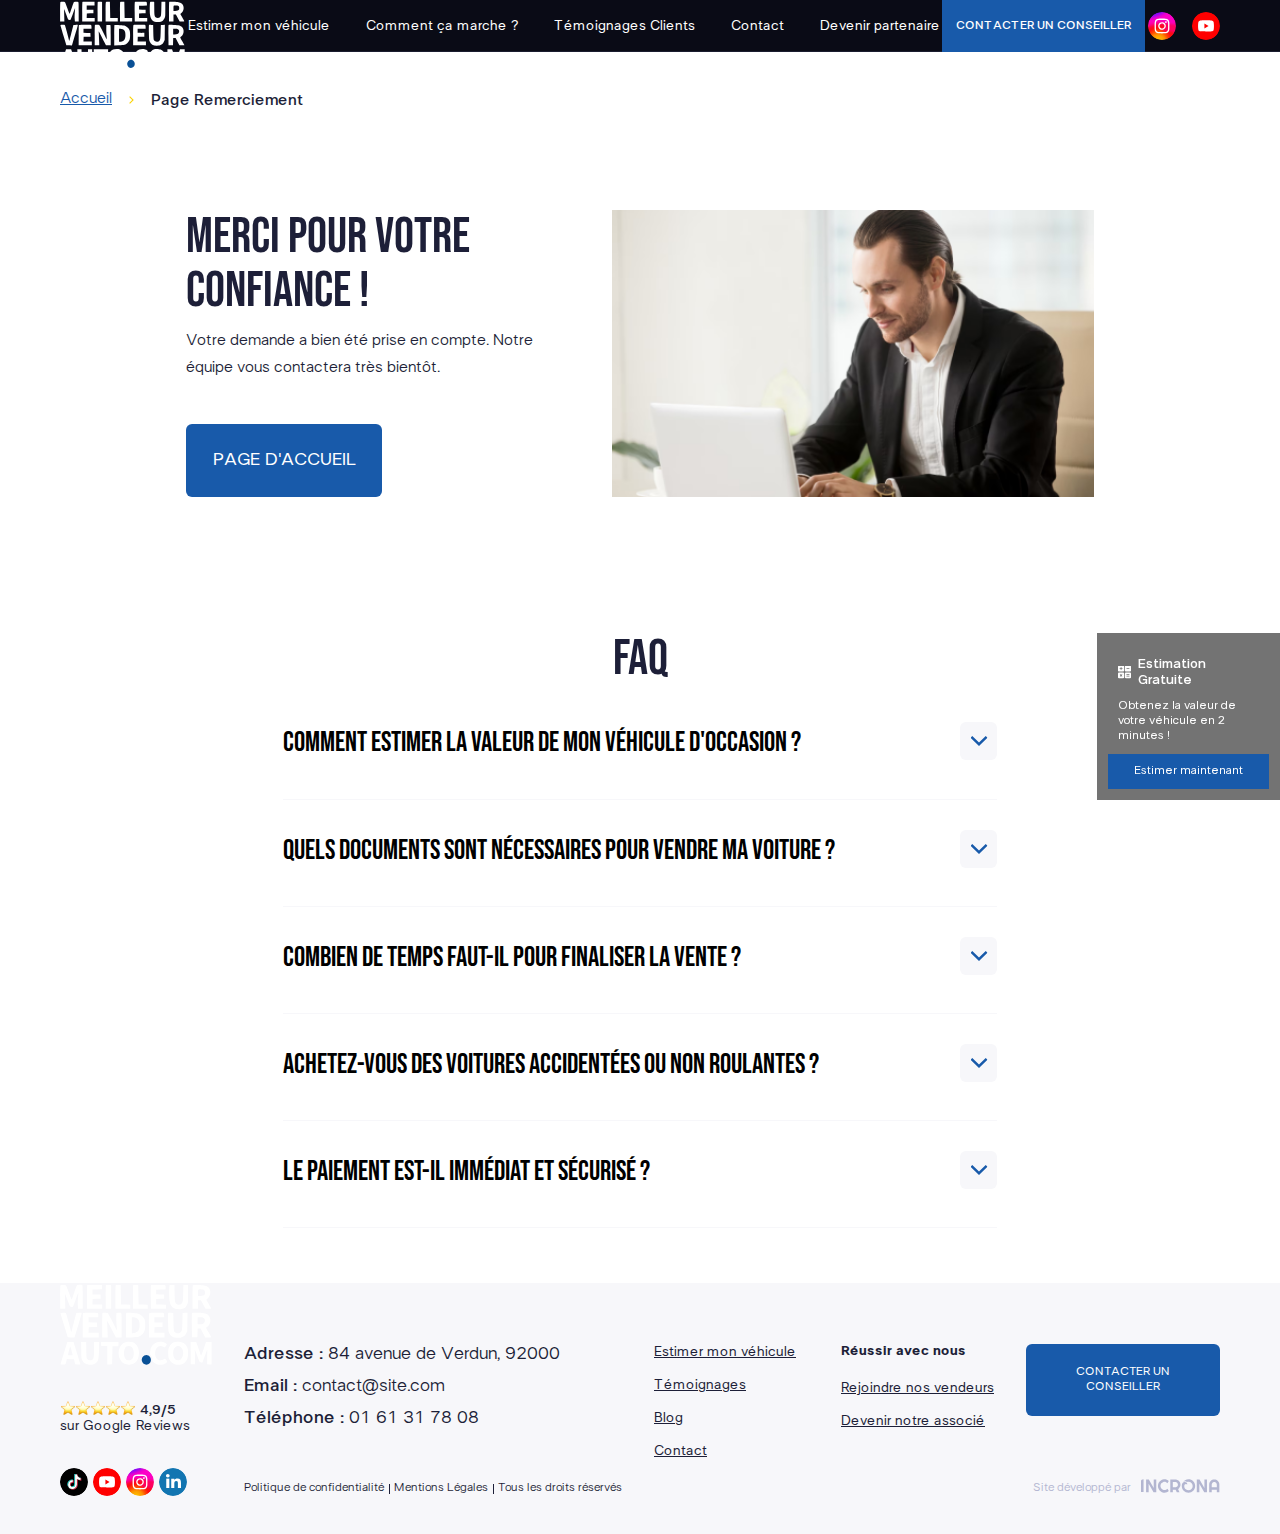
<file: docs/remerciement.html>
<!DOCTYPE html>
<html lang="fr">

<head>
  <meta charset="UTF-8">
  <meta http-equiv="X-UA-Compatible" content="IE=edge">
  <meta name="viewport" content="width=device-width, initial-scale=1.0">
  <meta name="description" content="Description Remerciement" />
  <link rel="stylesheet" href="https://cdn.jsdelivr.net/npm/swiper@10/swiper-bundle.min.css" />


  <link rel="preconnect" href="https://fonts.googleapis.com">
  <link rel="preconnect" href="https://fonts.gstatic.com" crossorigin>
  <link href="https://fonts.googleapis.com/css2?family=Plus+Jakarta+Sans:ital,wght@0,200..800;1,200..800&display=swap"
    rel="stylesheet">

  <link rel="stylesheet" href="css/main.min.css">

  <title>Page Remerciement</title>


  <link rel="apple-touch-icon" sizes="57x57" href="img/favicon/apple-icon-57x57.png">
  <link rel="apple-touch-icon" sizes="60x60" href="img/favicon/apple-icon-60x60.png">
  <link rel="apple-touch-icon" sizes="72x72" href="img/favicon/apple-icon-72x72.png">
  <link rel="apple-touch-icon" sizes="76x76" href="img/favicon/apple-icon-76x76.png">
  <link rel="apple-touch-icon" sizes="114x114" href="img/favicon/apple-icon-114x114.png">
  <link rel="apple-touch-icon" sizes="120x120" href="img/favicon/apple-icon-120x120.png">
  <link rel="apple-touch-icon" sizes="144x144" href="img/favicon/apple-icon-144x144.png">
  <link rel="apple-touch-icon" sizes="152x152" href="img/favicon/apple-icon-152x152.png">
  <link rel="apple-touch-icon" sizes="180x180" href="img/favicon/apple-icon-180x180.png">
  <link rel="icon" type="image/png" sizes="192x192" href="img/favicon/android-icon-192x192.png">
  <link rel="icon" type="image/png" sizes="32x32" href="img/favicon/favicon-32x32.png">
  <link rel="icon" type="image/png" sizes="96x96" href="img/favicon/favicon-96x96.png">
  <link rel="icon" type="image/png" sizes="16x16" href="img/favicon/favicon-16x16.png">
  <link rel="manifest" href="img/favicon/manifest.json">
  <meta name="msapplication-TileColor" content="#ffffff">
  <meta name="msapplication-TileImage" content="img/favicon/ms-icon-144x144.png">
  <meta name="theme-color" content="#ffffff">




</head>

<body>
  <div class="wrapper">
    <div class="wrapper__content">


      <header class="header ">
  <div class="container">


    <!-- mobile -->
    <div class="header__mobile">
      <!-- logo  -->
      <div class="header__logo logo">
        <a href="index.html" class="logo__link">
          <img src="img/logo-header.svg" class="logo__img" width="133" height="54">
        </a>
      </div>

      <div class="header__btns">
        <!-- toggle  -->
        <div class="header__toggle toggle ">
          <button class="toggle__button">
            <span></span>
          </button>
        </div>
        <a href="#" class="header__estimation">Estimation Gratuite</a>
      </div>
    </div>

    <!-- dropdown -->
    <div class="header__dropdown">
      <div class="header__dropdown-inner">
        <!-- logo  -->
        <div class="header__logo logo">
          <a href="index.html" class="logo__link">
            <img src="img/logo.svg" class="logo__img" width="133" height="54">
          </a>
        </div>

        <!-- menus -->
        <nav class="header__menu menu">
          <ul>
            <li>
              <a href="#">Estimer mon véhicule</a>
            </li>
            <li>
              <a href="#">Comment ça marche ?</a>
            </li>
            <li>
              <a href="#">Témoignages Clients</a>
            </li>
            <li>
              <a href="#">Contact</a>
            </li>
            <li>
              <a href="#">Devenir partenaire</a>
            </li>
          </ul>
        </nav>

        <!-- button consultation -->
        <a href="#" class="header__btn btn ">Contacter un conseiller</a>

        <!-- socials -->
        <div class="header__socials socials">

          <div class="social social--insagram">
            <a href="#" class="social__link" target="_blank">Insagram</a>
          </div>
          <div class="social social--youtube">
            <a href="#" class="social__link" target="_blank">Youtube</a>
          </div>

        </div>


      </div>
    </div>


  </div>
</header>
      <div class="breadcrumbs">
  <div class="container">
    <ul class="breadcrumbs__list">
      <li class="breadcrumbs__item">
        <a href="index.html">Accueil</a>
      </li>
      <li class="breadcrumbs__item">
        Page Remerciement
      </li>
    </ul>
  </div>
</div>

      <section class="remerciement">
  <div class="container">
    <div class="remerciement__wrapper">
      <div class="remerciement__left">
        <h2 class="remercient__title">
          Merci pour votre<br> confiance !
        </h2>
        <div class="remerciement__desc">
          Votre demande a bien été prise en compte. Notre équipe vous contactera très bientôt.
        </div>
        <a href="#" class="btn remerciement__btn">page d'accueil</a>
      </div>
      <div class="remerciement__right">
        <img class="remerciement__right-img" src="img/remerciement.png" alt="">
      </div>
    </div>
  </div>
</section>
      <section class="faq" id="faq">
  <div class="container">
    <div class="faq__wrapper">
      <h2 class="faq__title">FAQ</h2>

      <ul class="faq__list accordion">
        <!-- item  -->
        <li class="accordion__item">
          <button class="accordion__control" aria-expanded="false">
            <span class="accordion__title">
              Comment estimer la valeur de mon véhicule d'occasion ? </span>
            <span class="accordion__icon"></span>
          </button>
          <div class="accordion__content" aria-hidden="true">
            <p>Lorem Ipsum is simply dummy text of the printing and typesetting industry. Lorem Ipsum has been the
              industry's standard
              dummy text ever since the 1500s, when an unknown printer took a galley of type and scrambled it to make a
              type specimen
              book. It has survived not only five centuries, but also the leap into electronic typesetting, remaining
              essentially
              unchanged. It was popularised in the 1960s with the release of Letraset sheets containing Lorem Ipsum
              passages, and more
              recently with desktop publishing software like Aldus PageMaker including versions of Lorem Ipsum.
            </p>
          </div>
        </li>
        <!-- item  -->
        <li class="accordion__item">
          <button class="accordion__control" aria-expanded="false">
            <span class="accordion__title">
              Quels documents sont nécessaires pour vendre ma voiture ? </span>
            <span class="accordion__icon"></span>
          </button>
          <div class="accordion__content" aria-hidden="true">
            <p>Lorem Ipsum is simply dummy text of the printing and typesetting industry. Lorem Ipsum has been the
              industry's standard
              dummy text ever since the 1500s, when an unknown printer took a galley of type and scrambled it to make a
              type specimen
              book. It has survived not only five centuries, but also the leap into electronic typesetting, remaining
              essentially
              unchanged. It was popularised in the 1960s with the release of Letraset sheets containing Lorem Ipsum
              passages, and more
              recently with desktop publishing software like Aldus PageMaker including versions of Lorem Ipsum.
            </p>
          </div>
        </li>
        <!-- item  -->
        <li class="accordion__item">
          <button class="accordion__control" aria-expanded="false">
            <span class="accordion__title">
              Combien de temps faut-il pour finaliser la vente ? </span>
            <span class="accordion__icon"></span>
          </button>
          <div class="accordion__content" aria-hidden="true">
            <p>Lorem Ipsum is simply dummy text of the printing and typesetting industry. Lorem Ipsum has been the
              industry's standard
              dummy text ever since the 1500s, when an unknown printer took a galley of type and scrambled it to make a
              type specimen
              book. It has survived not only five centuries, but also the leap into electronic typesetting, remaining
              essentially
              unchanged. It was popularised in the 1960s with the release of Letraset sheets containing Lorem Ipsum
              passages, and more
              recently with desktop publishing software like Aldus PageMaker including versions of Lorem Ipsum.
            </p>
          </div>
        </li>
        <!-- item  -->
        <li class="accordion__item">
          <button class="accordion__control" aria-expanded="false">
            <span class="accordion__title">
              Achetez-vous des voitures accidentées ou non roulantes ? </span>
            <span class="accordion__icon"></span>
          </button>
          <div class="accordion__content" aria-hidden="true">
            <p>Lorem Ipsum is simply dummy text of the printing and typesetting industry. Lorem Ipsum has been the
              industry's standard
              dummy text ever since the 1500s, when an unknown printer took a galley of type and scrambled it to make a
              type specimen
              book. It has survived not only five centuries, but also the leap into electronic typesetting, remaining
              essentially
              unchanged. It was popularised in the 1960s with the release of Letraset sheets containing Lorem Ipsum
              passages, and more
              recently with desktop publishing software like Aldus PageMaker including versions of Lorem Ipsum.
            </p>
          </div>
        </li>
        <!-- item  -->
        <li class="accordion__item">
          <button class="accordion__control" aria-expanded="false">
            <span class="accordion__title">
              Le paiement est-il immédiat et sécurisé ? </span>
            <span class="accordion__icon"></span>
          </button>
          <div class="accordion__content" aria-hidden="true">
            <p>Lorem Ipsum is simply dummy text of the printing and typesetting industry. Lorem Ipsum has been the
              industry's standard
              dummy text ever since the 1500s, when an unknown printer took a galley of type and scrambled it to make a
              type specimen
              book. It has survived not only five centuries, but also the leap into electronic typesetting, remaining
              essentially
              unchanged. It was popularised in the 1960s with the release of Letraset sheets containing Lorem Ipsum
              passages, and more
              recently with desktop publishing software like Aldus PageMaker including versions of Lorem Ipsum.
            </p>
          </div>
        </li>
      </ul>
    </div>
  </div>
</section>



    </div>

    <footer class="footer" id="footer">
  <div class="container">
    <div class="footer__wrapper">
      <div class="footer__col">
        <!-- logo  -->
        <div class="footer__logo">
          <img src="img/logo.svg" alt="" class="footer__logo-img" width="152" height="84">
        </div>
        <!-- google reviews  -->
        <div class="footer__google-reviews">
          <div class="footer__google-reviews-top">
            <div class="footer__google-reviews-stars">
              <span class="footer__google-reviews-star"></span><span class="footer__google-reviews-star"></span><span
                class="footer__google-reviews-star"></span><span class="footer__google-reviews-star"></span><span
                class="footer__google-reviews-star"></span>
            </div>
            <span class="footer__google-reviews-rate">
              4,9/5
            </span>
          </div>
          <div class="footer__google-reviews-bottom">
            sur Google Reviews
          </div>
        </div>
        <!-- socials -->
        <div class="footer__socials socials">
          <div class="social social--tiktok">
            <a href="#" class="social__link" target="_blank">Tiktok</a>
          </div>
          <div class="social social--youtube">
            <a href="#" class="social__link" target="_blank">Youtube</a>
          </div>
          <div class="social social--insagram">
            <a href="#" class="social__link" target="_blank">Insagram</a>
          </div>
          <div class="social social--linkedin">
            <a href="#" class="social__link" target="_blank">Linkedin</a>
          </div>
        </div>
      </div>
      <div class="footer__col">
        <!-- addresses -->
        <div class="footer__adresses">
          <div class="footer__addresse">
            <span>Adresse : </span> 84 avenue de Verdun, 92000
          </div>
          <div class="footer__addresse">
            <span>Email : </span> <a href="mailto:contact@site.com">contact@site.com</a>
          </div>
          <div class="footer__addresse">
            <span>Téléphone : </span> <a href="tel:0161317808">01 61 31 78 08</a>
          </div>
        </div>
        <!-- links  -->
        <div class="footer__links footer__links--desktop">
          <a href="#" class="footer__link">Politique de confidentialité</a>
          <a href="#" class="footer__link">Mentions Légales</a>
          <div class="footer__link">Tous les droits réservés
          </div>
        </div>
      </div>
      <div class="footer__col">
        <div class="footer__menus">
          <ul>
            <li>
              <a href="#">Estimer mon véhicule</a>
            </li>
            <li>
              <a href="#">Témoignages</a>
            </li>
            <li>
              <a href="#">Blog</a>
            </li>
            <li>
              <a href="#">Contact</a>
            </li>
          </ul>
        </div>
        <div class="footer__menus">
          <div class="footer__menus-label">
            Réussir avec nous
          </div>
          <ul>
            <li>
              <a href="#">Rejoindre nos vendeurs</a>
            </li>
            <li>
              <a href="#">Devenir notre associé</a>
            </li>
          </ul>
        </div>
      </div>
      <div class="footer__col">
        <div class="footer__btn-wrap">
          <a href="#" class="btn footer__btn">Contacter un conseiller</a>
        </div>

        <div class="footer__links footer__links--mobile">
          <a href="#" class="footer__link">Politique de confidentialité</a>
          <a href="#" class="footer__link">Mentions Légales</a>
          <div class="footer__link">Tous les droits réservés
          </div>
        </div>

        <a href="#" class="footer__develop">
          <span>Site développé par</span>
          <img src="img/incrona.svg" alt="Incrona" width="79" height="16">
        </a>

      </div>
    </div>
  </div>


  <div class="fix-block">
    <div class="fix-block__top">
      <div class="fix-block__top-title">
        Estimation Gratuite
      </div>
      <div class="fix-block__top-text">
        Obtenez la valeur de votre véhicule en 2 minutes !
      </div>
    </div>
    <a href="#" class="fix-block__btn btn">
      Estimer maintenant
    </a>
  </div>

  <div class="modal " id="modal-video">
    <div class="modal__close">
      <img src="img/hero-video-close.svg" alt="close button">
    </div>
    <div class="modal__content">


      <div class="modal__inner">
        <!-- pause -->
        <div class="modal__video video">


        </div>
      </div>
    </div>
  </div>

</footer>
<script src="https://cdn.jsdelivr.net/npm/swiper@10/swiper-bundle.min.js"></script>
<script src="js/bundle.min.js"></script>
  </div>
</body>

</html>
</file>
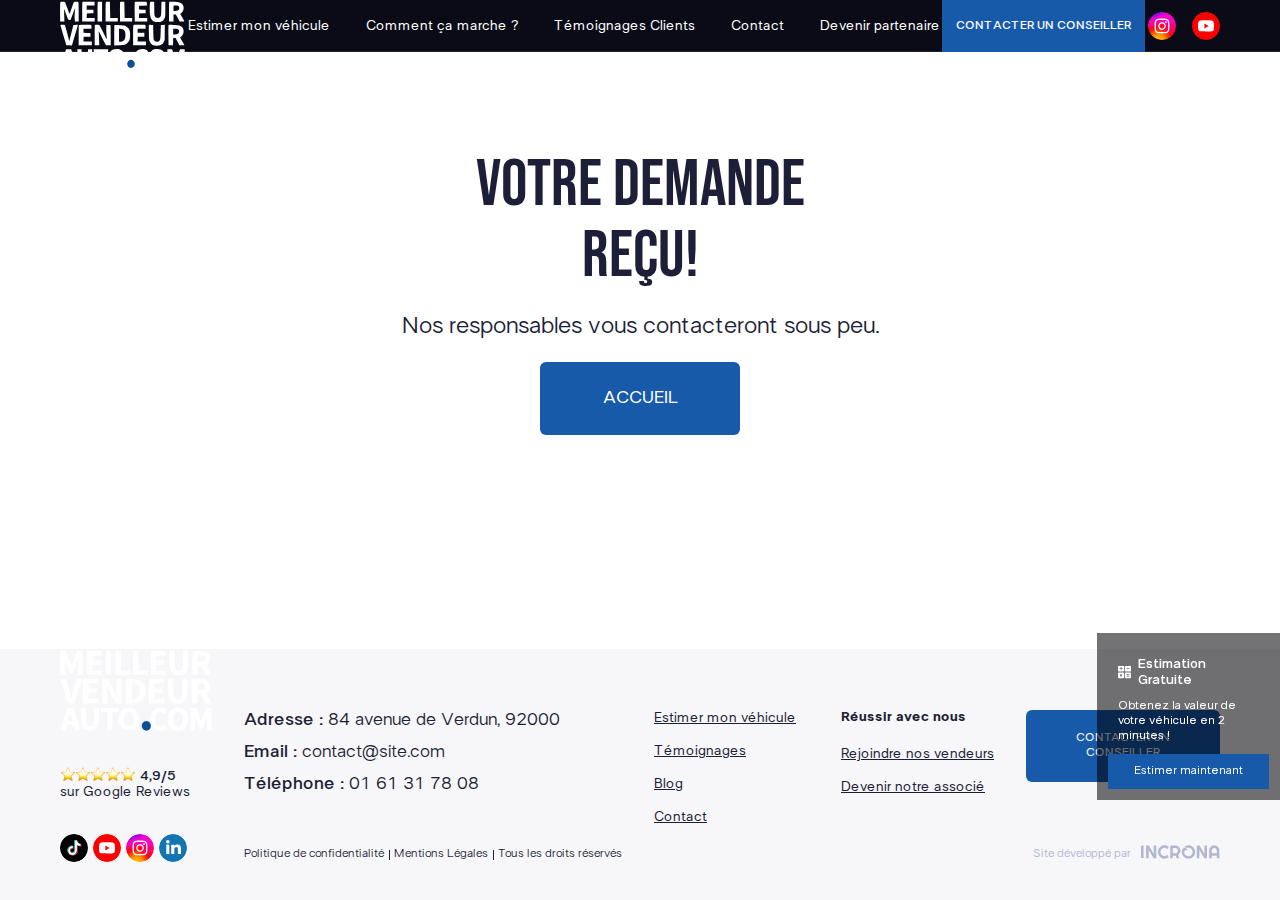
<file: docs/thanks.html>
<!DOCTYPE html>
<html lang="fr">

<head>
  <meta charset="UTF-8">
  <meta http-equiv="X-UA-Compatible" content="IE=edge">
  <meta name="viewport" content="width=device-width, initial-scale=1.0">
  <meta name="description" content="Description Thanks" />
  <link rel="stylesheet" href="https://cdn.jsdelivr.net/npm/swiper@10/swiper-bundle.min.css" />


  <link rel="preconnect" href="https://fonts.googleapis.com">
  <link rel="preconnect" href="https://fonts.gstatic.com" crossorigin>
  <link href="https://fonts.googleapis.com/css2?family=Plus+Jakarta+Sans:ital,wght@0,200..800;1,200..800&display=swap"
    rel="stylesheet">

  <link rel="stylesheet" href="css/main.min.css">

  <title>Thanks</title>


  <link rel="apple-touch-icon" sizes="57x57" href="img/favicon/apple-icon-57x57.png">
  <link rel="apple-touch-icon" sizes="60x60" href="img/favicon/apple-icon-60x60.png">
  <link rel="apple-touch-icon" sizes="72x72" href="img/favicon/apple-icon-72x72.png">
  <link rel="apple-touch-icon" sizes="76x76" href="img/favicon/apple-icon-76x76.png">
  <link rel="apple-touch-icon" sizes="114x114" href="img/favicon/apple-icon-114x114.png">
  <link rel="apple-touch-icon" sizes="120x120" href="img/favicon/apple-icon-120x120.png">
  <link rel="apple-touch-icon" sizes="144x144" href="img/favicon/apple-icon-144x144.png">
  <link rel="apple-touch-icon" sizes="152x152" href="img/favicon/apple-icon-152x152.png">
  <link rel="apple-touch-icon" sizes="180x180" href="img/favicon/apple-icon-180x180.png">
  <link rel="icon" type="image/png" sizes="192x192" href="img/favicon/android-icon-192x192.png">
  <link rel="icon" type="image/png" sizes="32x32" href="img/favicon/favicon-32x32.png">
  <link rel="icon" type="image/png" sizes="96x96" href="img/favicon/favicon-96x96.png">
  <link rel="icon" type="image/png" sizes="16x16" href="img/favicon/favicon-16x16.png">
  <link rel="manifest" href="img/favicon/manifest.json">
  <meta name="msapplication-TileColor" content="#ffffff">
  <meta name="msapplication-TileImage" content="img/favicon/ms-icon-144x144.png">
  <meta name="theme-color" content="#ffffff">




</head>

<body>
  <div class="wrapper">
    <div class="wrapper__content">


      <header class="header ">
  <div class="container">


    <!-- mobile -->
    <div class="header__mobile">
      <!-- logo  -->
      <div class="header__logo logo">
        <a href="index.html" class="logo__link">
          <img src="img/logo-header.svg" class="logo__img" width="133" height="54">
        </a>
      </div>

      <div class="header__btns">
        <!-- toggle  -->
        <div class="header__toggle toggle ">
          <button class="toggle__button">
            <span></span>
          </button>
        </div>
        <a href="#" class="header__estimation">Estimation Gratuite</a>
      </div>
    </div>

    <!-- dropdown -->
    <div class="header__dropdown">
      <div class="header__dropdown-inner">
        <!-- logo  -->
        <div class="header__logo logo">
          <a href="index.html" class="logo__link">
            <img src="img/logo.svg" class="logo__img" width="133" height="54">
          </a>
        </div>

        <!-- menus -->
        <nav class="header__menu menu">
          <ul>
            <li>
              <a href="#">Estimer mon véhicule</a>
            </li>
            <li>
              <a href="#">Comment ça marche ?</a>
            </li>
            <li>
              <a href="#">Témoignages Clients</a>
            </li>
            <li>
              <a href="#">Contact</a>
            </li>
            <li>
              <a href="#">Devenir partenaire</a>
            </li>
          </ul>
        </nav>

        <!-- button consultation -->
        <a href="#" class="header__btn btn ">Contacter un conseiller</a>

        <!-- socials -->
        <div class="header__socials socials">

          <div class="social social--insagram">
            <a href="#" class="social__link" target="_blank">Insagram</a>
          </div>
          <div class="social social--youtube">
            <a href="#" class="social__link" target="_blank">Youtube</a>
          </div>

        </div>


      </div>
    </div>


  </div>
</header>


      <section class="thanks">
  <div class="container">
    <div class="thanks__content">
      <h1 class="thanks__title">
        Votre demande<br>
        reçu!
      </h1>
      <div class="thanks__desc">
        Nos responsables vous contacteront sous peu.
      </div>
      <div class="thanks__btn btn">
        accueil
      </div>
    </div>
  </div>
</section>



    </div>

    <footer class="footer" id="footer">
  <div class="container">
    <div class="footer__wrapper">
      <div class="footer__col">
        <!-- logo  -->
        <div class="footer__logo">
          <img src="img/logo.svg" alt="" class="footer__logo-img" width="152" height="84">
        </div>
        <!-- google reviews  -->
        <div class="footer__google-reviews">
          <div class="footer__google-reviews-top">
            <div class="footer__google-reviews-stars">
              <span class="footer__google-reviews-star"></span><span class="footer__google-reviews-star"></span><span
                class="footer__google-reviews-star"></span><span class="footer__google-reviews-star"></span><span
                class="footer__google-reviews-star"></span>
            </div>
            <span class="footer__google-reviews-rate">
              4,9/5
            </span>
          </div>
          <div class="footer__google-reviews-bottom">
            sur Google Reviews
          </div>
        </div>
        <!-- socials -->
        <div class="footer__socials socials">
          <div class="social social--tiktok">
            <a href="#" class="social__link" target="_blank">Tiktok</a>
          </div>
          <div class="social social--youtube">
            <a href="#" class="social__link" target="_blank">Youtube</a>
          </div>
          <div class="social social--insagram">
            <a href="#" class="social__link" target="_blank">Insagram</a>
          </div>
          <div class="social social--linkedin">
            <a href="#" class="social__link" target="_blank">Linkedin</a>
          </div>
        </div>
      </div>
      <div class="footer__col">
        <!-- addresses -->
        <div class="footer__adresses">
          <div class="footer__addresse">
            <span>Adresse : </span> 84 avenue de Verdun, 92000
          </div>
          <div class="footer__addresse">
            <span>Email : </span> <a href="mailto:contact@site.com">contact@site.com</a>
          </div>
          <div class="footer__addresse">
            <span>Téléphone : </span> <a href="tel:0161317808">01 61 31 78 08</a>
          </div>
        </div>
        <!-- links  -->
        <div class="footer__links footer__links--desktop">
          <a href="#" class="footer__link">Politique de confidentialité</a>
          <a href="#" class="footer__link">Mentions Légales</a>
          <div class="footer__link">Tous les droits réservés
          </div>
        </div>
      </div>
      <div class="footer__col">
        <div class="footer__menus">
          <ul>
            <li>
              <a href="#">Estimer mon véhicule</a>
            </li>
            <li>
              <a href="#">Témoignages</a>
            </li>
            <li>
              <a href="#">Blog</a>
            </li>
            <li>
              <a href="#">Contact</a>
            </li>
          </ul>
        </div>
        <div class="footer__menus">
          <div class="footer__menus-label">
            Réussir avec nous
          </div>
          <ul>
            <li>
              <a href="#">Rejoindre nos vendeurs</a>
            </li>
            <li>
              <a href="#">Devenir notre associé</a>
            </li>
          </ul>
        </div>
      </div>
      <div class="footer__col">
        <div class="footer__btn-wrap">
          <a href="#" class="btn footer__btn">Contacter un conseiller</a>
        </div>

        <div class="footer__links footer__links--mobile">
          <a href="#" class="footer__link">Politique de confidentialité</a>
          <a href="#" class="footer__link">Mentions Légales</a>
          <div class="footer__link">Tous les droits réservés
          </div>
        </div>

        <a href="#" class="footer__develop">
          <span>Site développé par</span>
          <img src="img/incrona.svg" alt="Incrona" width="79" height="16">
        </a>

      </div>
    </div>
  </div>


  <div class="fix-block">
    <div class="fix-block__top">
      <div class="fix-block__top-title">
        Estimation Gratuite
      </div>
      <div class="fix-block__top-text">
        Obtenez la valeur de votre véhicule en 2 minutes !
      </div>
    </div>
    <a href="#" class="fix-block__btn btn">
      Estimer maintenant
    </a>
  </div>

  <div class="modal " id="modal-video">
    <div class="modal__close">
      <img src="img/hero-video-close.svg" alt="close button">
    </div>
    <div class="modal__content">


      <div class="modal__inner">
        <!-- pause -->
        <div class="modal__video video">


        </div>
      </div>
    </div>
  </div>

</footer>
<script src="https://cdn.jsdelivr.net/npm/swiper@10/swiper-bundle.min.js"></script>
<script src="js/bundle.min.js"></script>
  </div>
</body>

</html>
</file>
